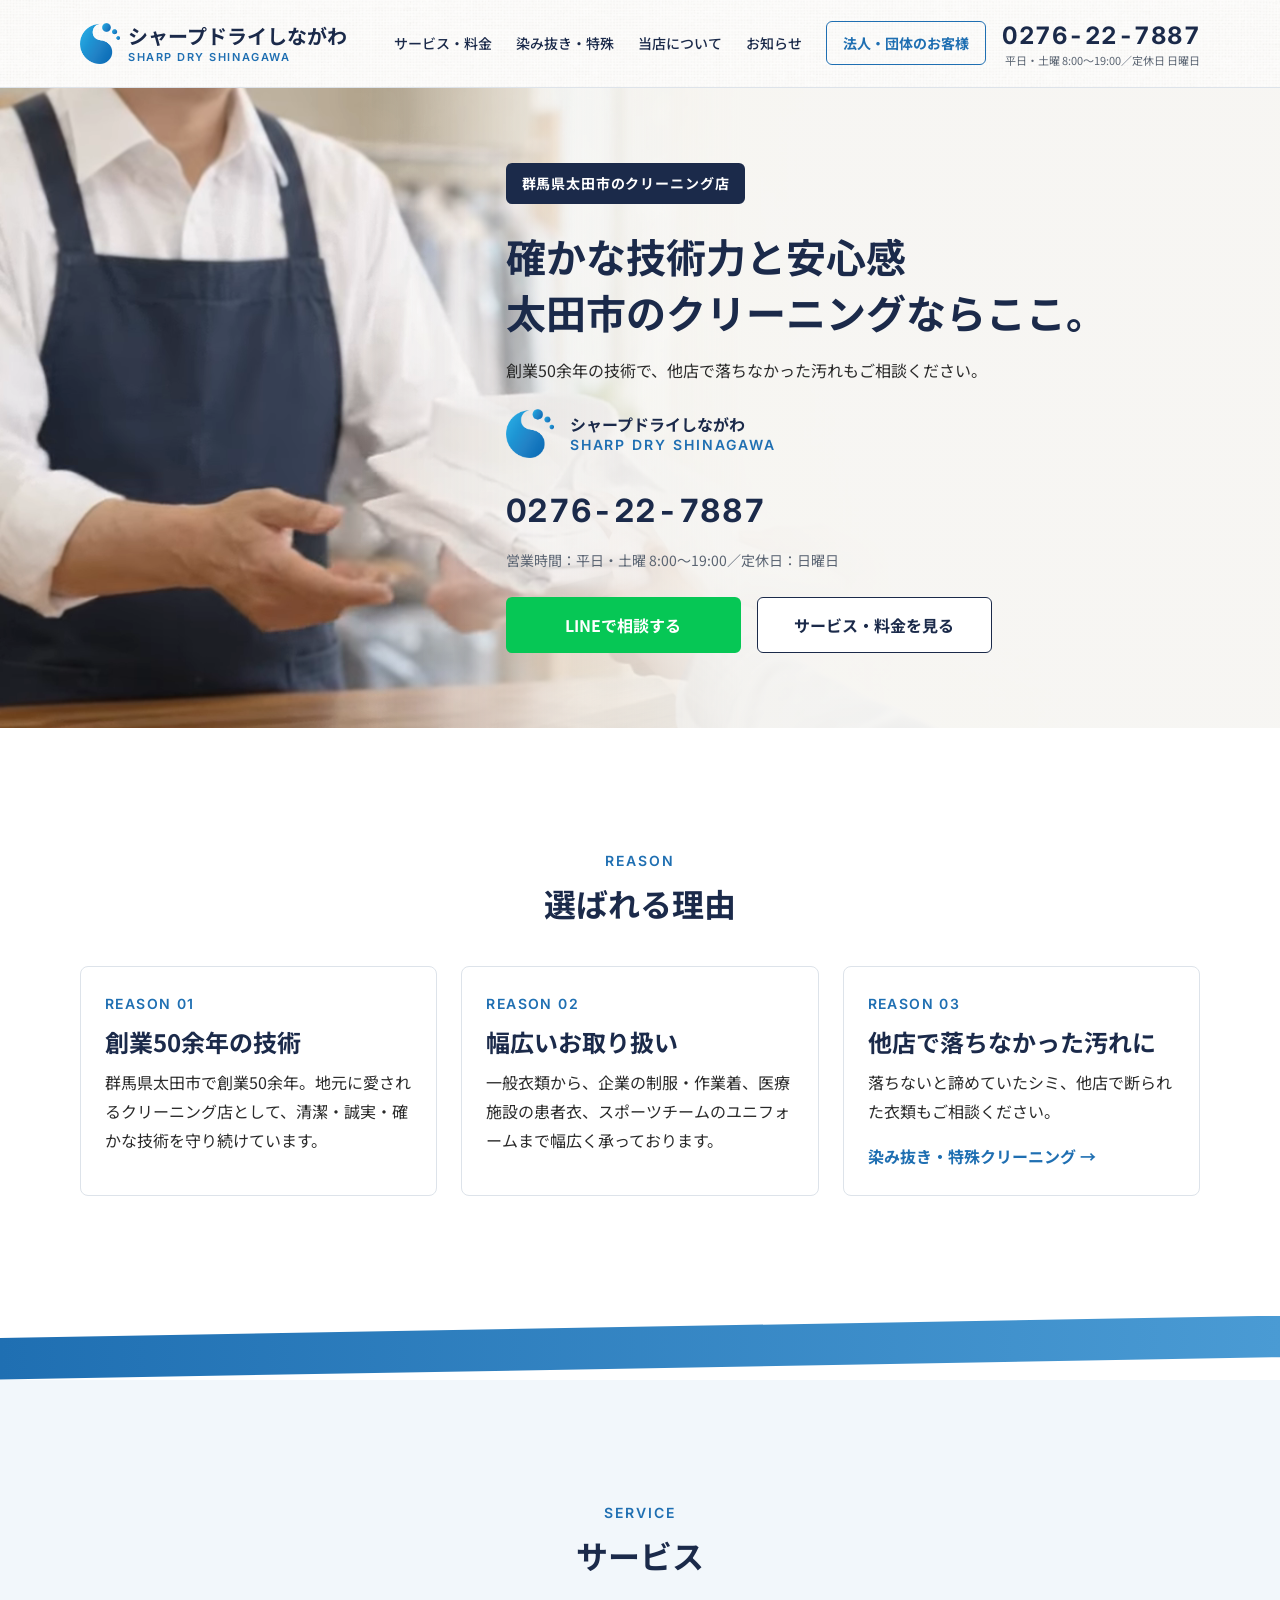
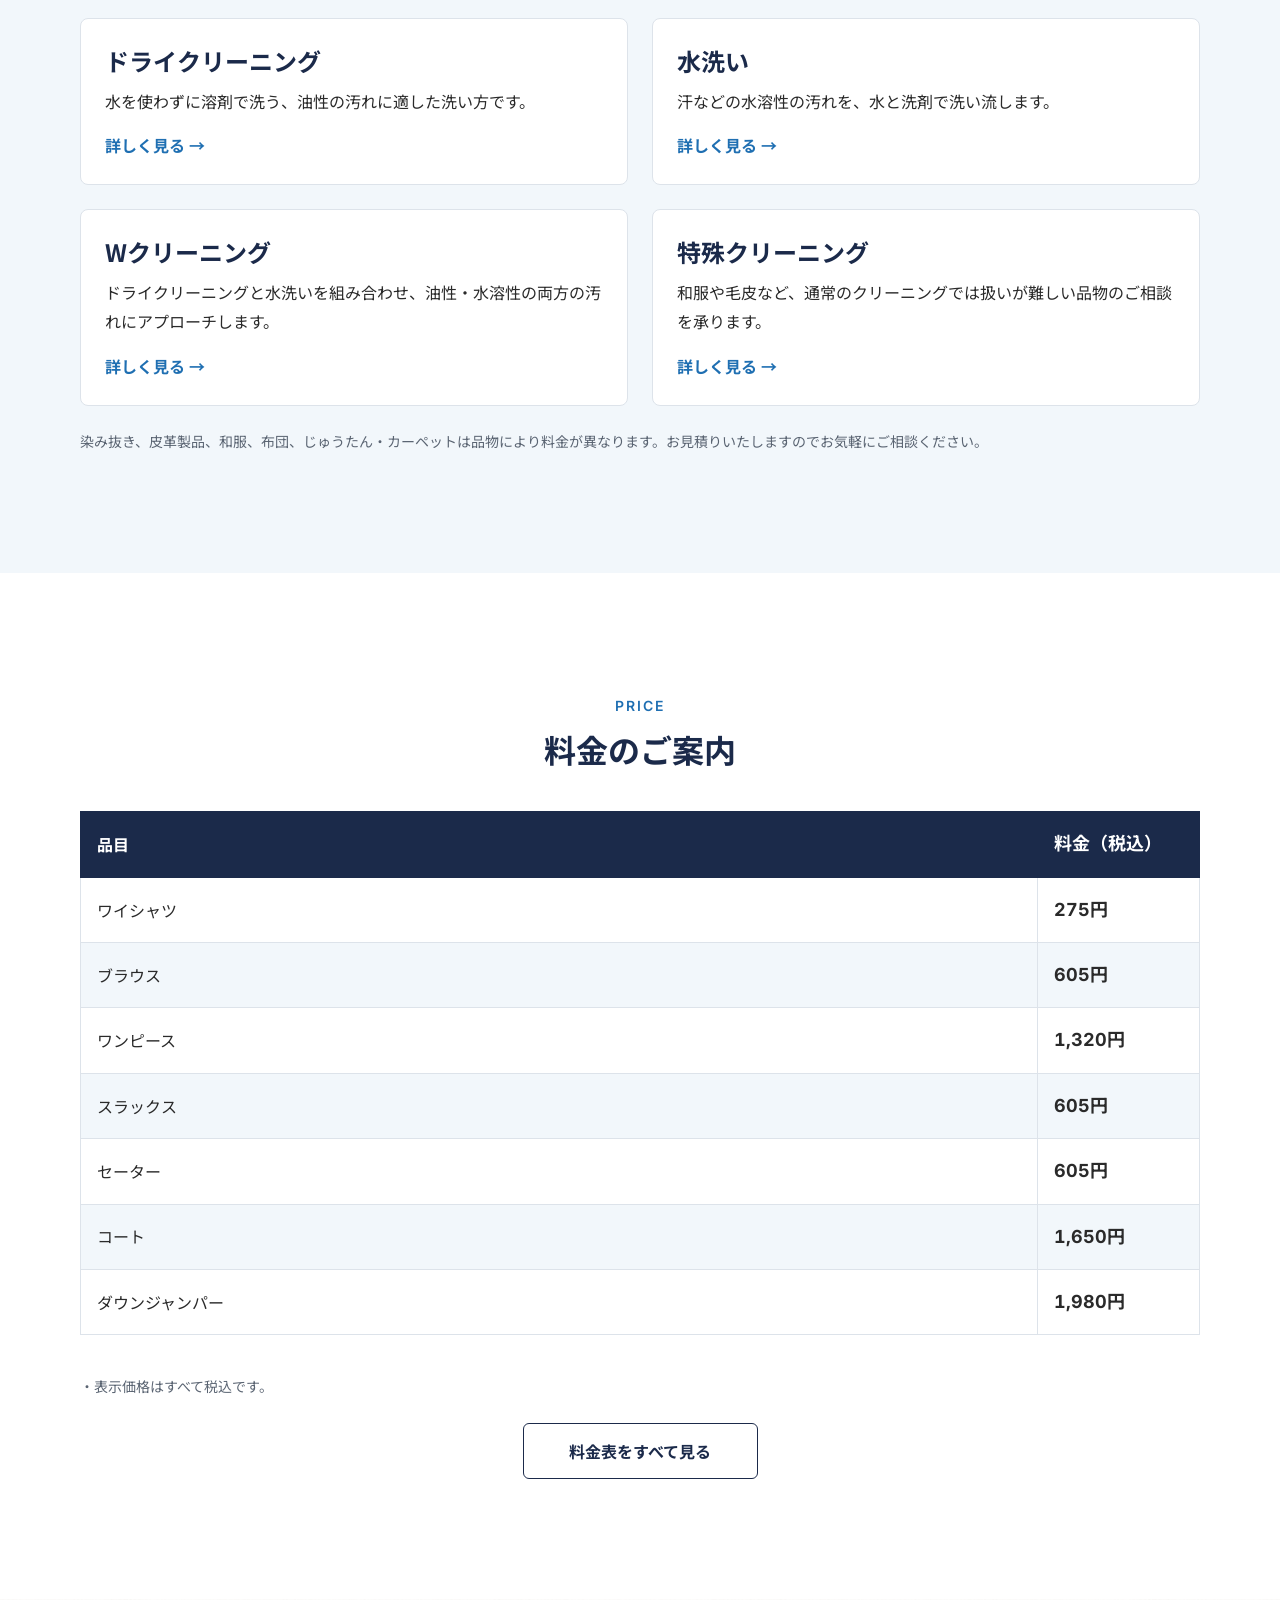
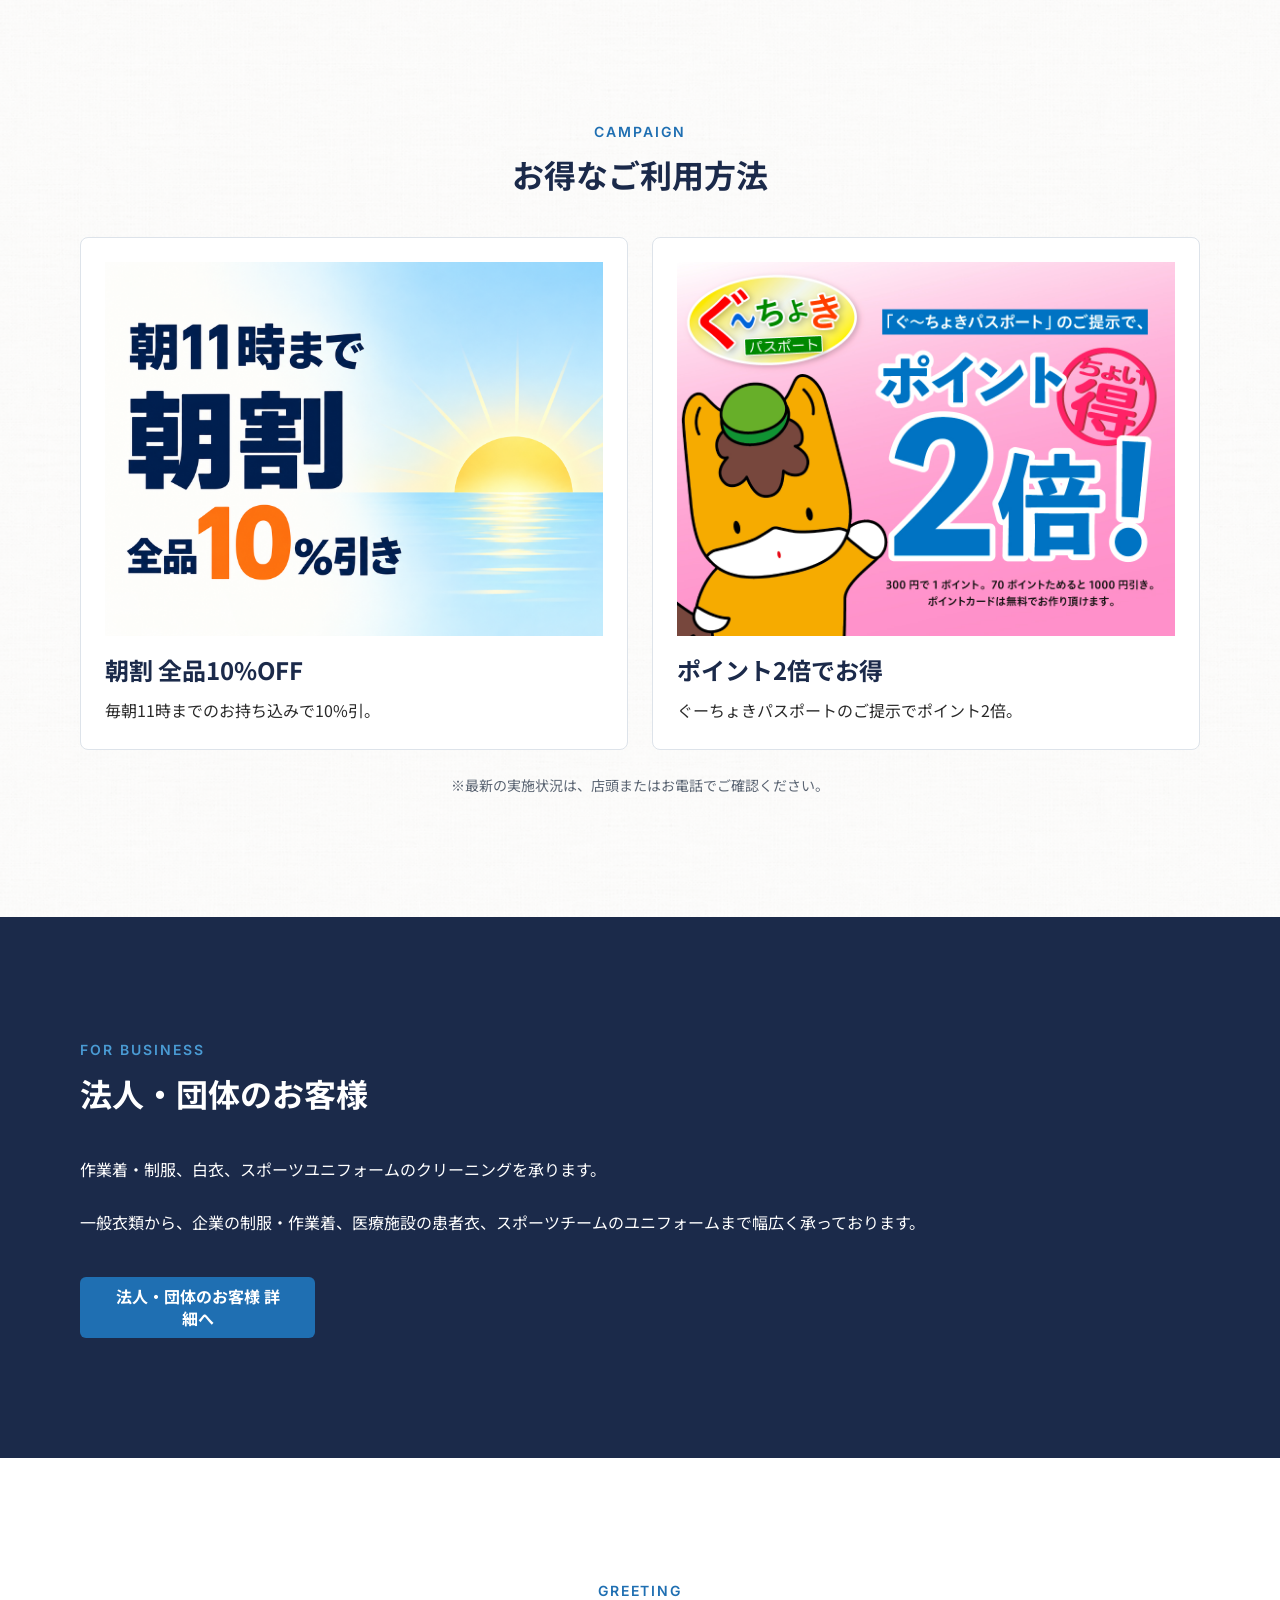
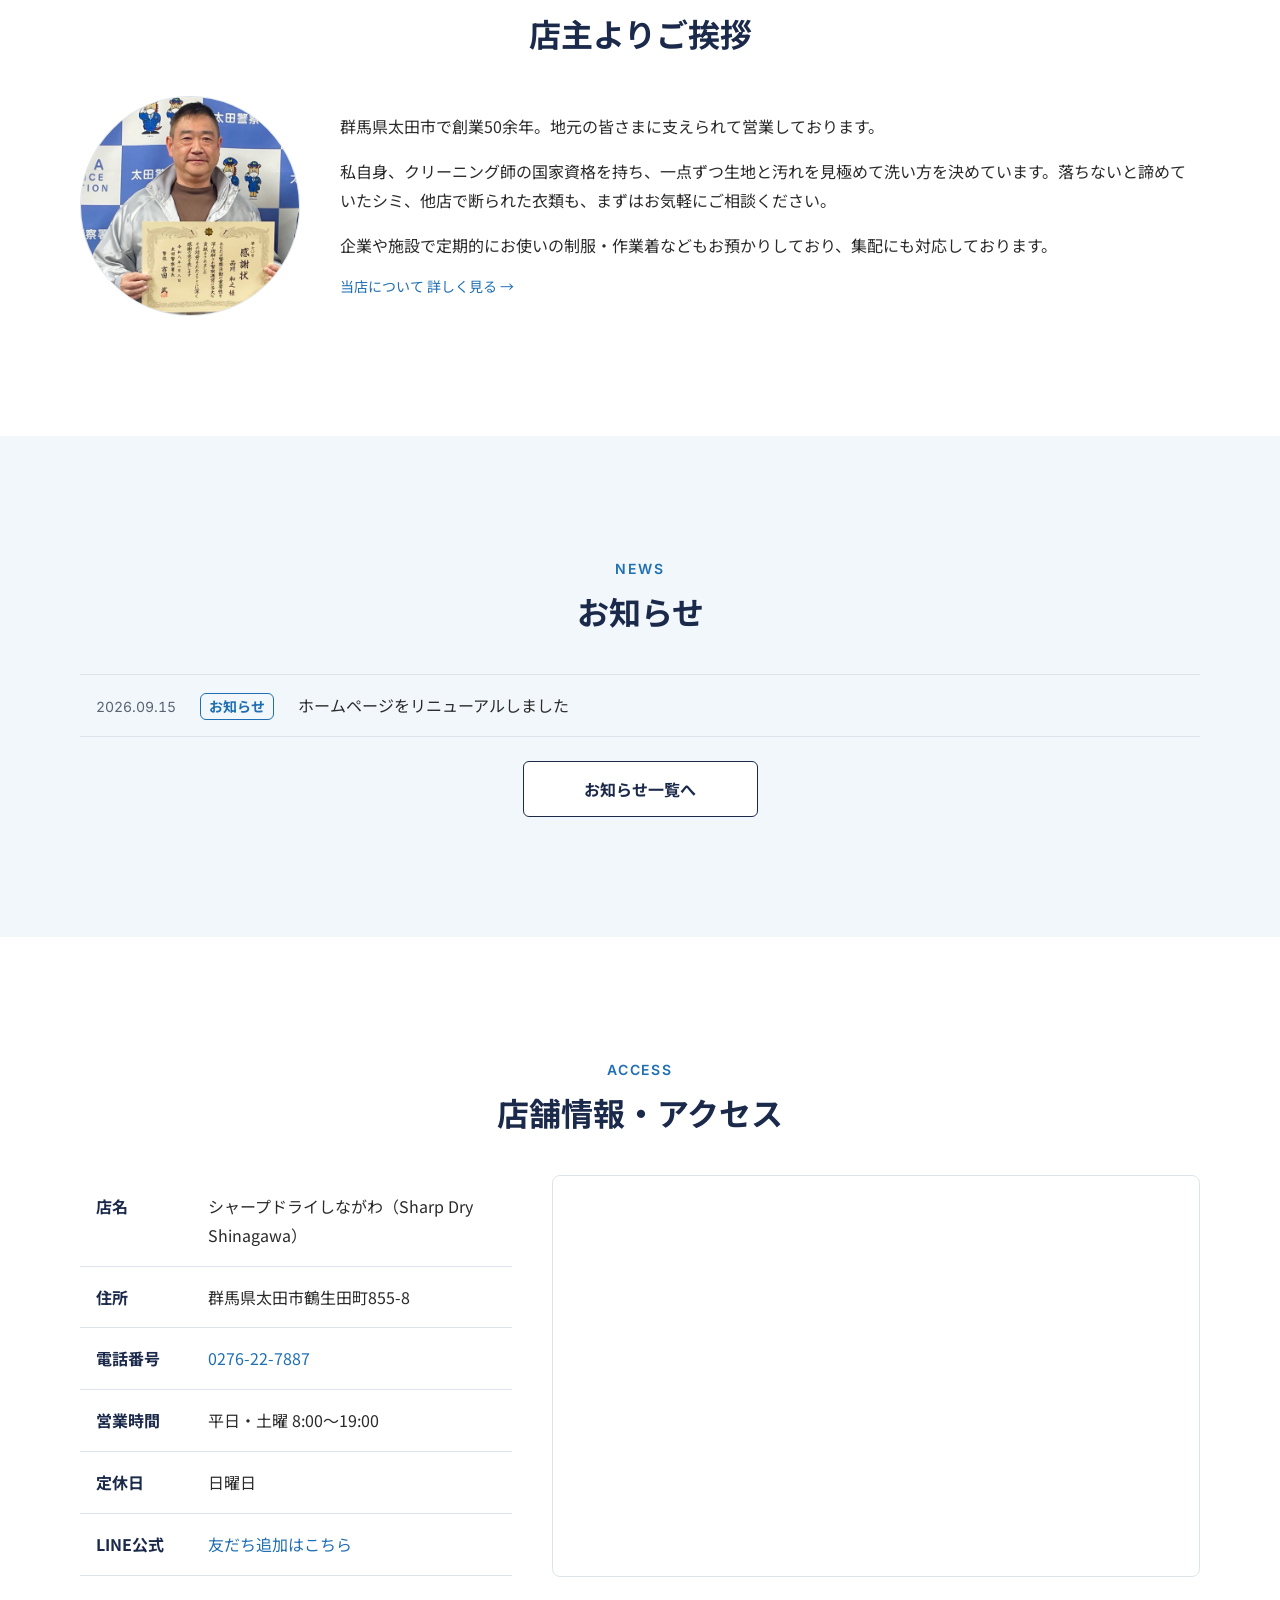
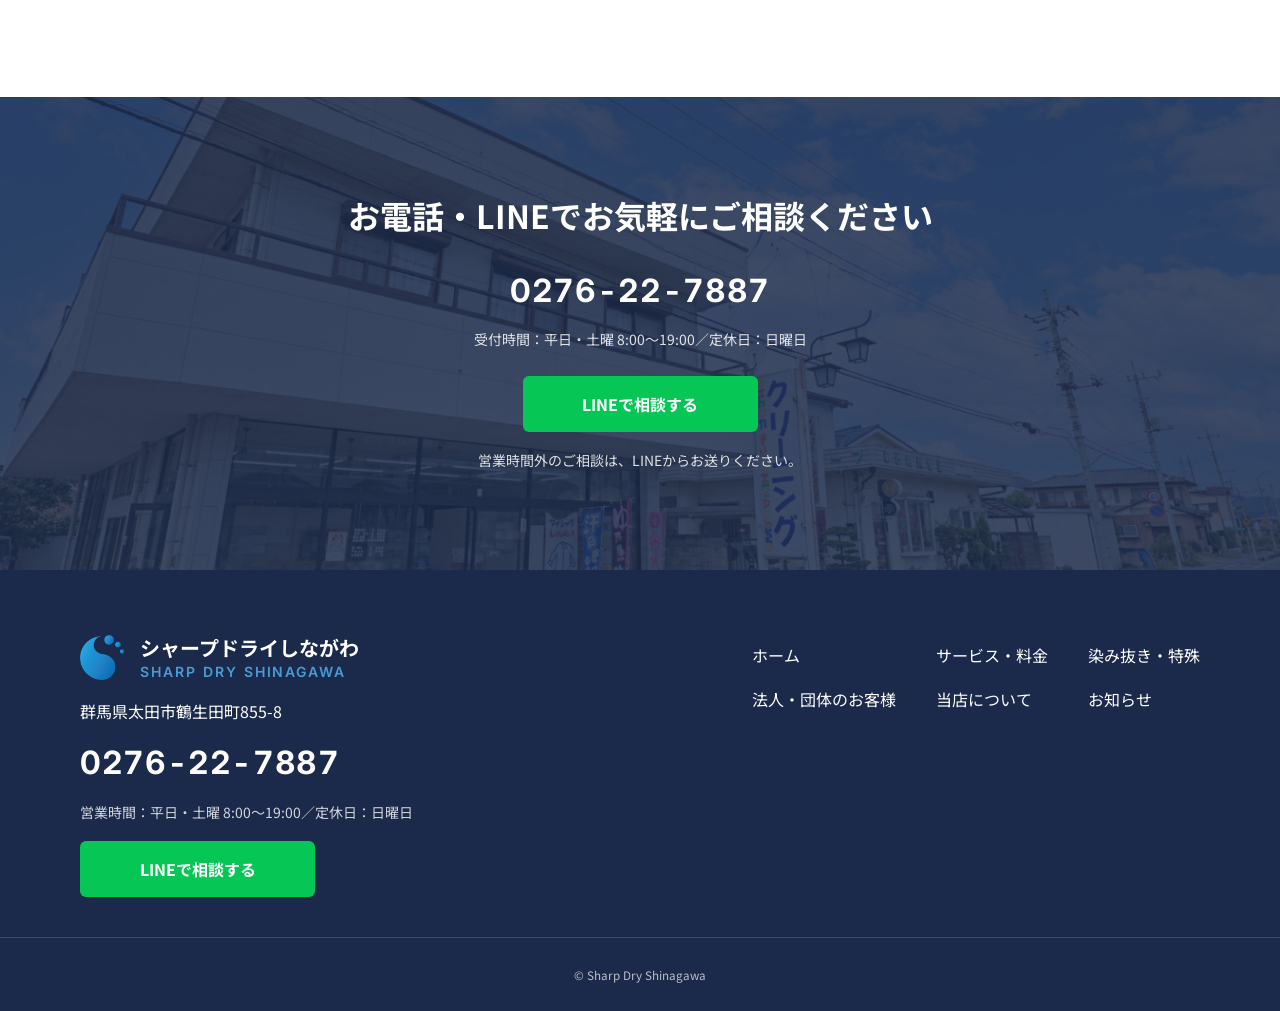
<file: index.html>
<!DOCTYPE html>
<html lang="ja">
<head>
  <meta charset="UTF-8">
  <meta name="viewport" content="width=device-width, initial-scale=1">
  <title>シャープドライしながわ｜群馬県太田市のクリーニング店</title>
  <meta name="description" content="群馬県太田市のクリーニング店シャープドライしながわ。創業50余年の技術で、他店で落ちなかった汚れもご相談ください。作業着・ユニフォームなど法人・団体のクリーニングも承ります。">
  <link rel="canonical" href="https://sharp-dry-shinagawa.com/">

  <!-- OGP -->
  <meta property="og:type" content="website">
  <meta property="og:site_name" content="シャープドライしながわ">
  <meta property="og:title" content="シャープドライしながわ｜群馬県太田市のクリーニング店">
  <meta property="og:description" content="群馬県太田市のクリーニング店シャープドライしながわ。創業50余年の技術で、他店で落ちなかった汚れもご相談ください。作業着・ユニフォームなど法人・団体のクリーニングも承ります。">
  <meta property="og:url" content="https://sharp-dry-shinagawa.com/">
  <!-- TODO: 要確認 — OGP画像へのテキスト載せ（現状は ogp-base の下地を1200x630にリサイズしたのみ） -->
  <meta property="og:image" content="https://sharp-dry-shinagawa.com/images/ogp.png">
  <meta property="og:image:width" content="1200">
  <meta property="og:image:height" content="630">
  <meta property="og:locale" content="ja_JP">
  <meta name="twitter:card" content="summary_large_image">

  <!-- ファビコン -->
  <link rel="icon" type="image/png" href="images/symbol_mark.png">
  <link rel="apple-touch-icon" href="images/symbol_mark.png">

  <!-- フォント -->
  <link rel="preconnect" href="https://fonts.googleapis.com">
  <link rel="preconnect" href="https://fonts.gstatic.com" crossorigin>
  <link href="https://fonts.googleapis.com/css2?family=Inter:wght@600;700&family=Noto+Sans+JP:wght@400;500;700&display=swap" rel="stylesheet">

  <link rel="stylesheet" href="css/style.css">
  <script src="js/main.js" defer></script>

  <!-- GA4 -->
  <!-- TODO: 要確認 — GA4測定ID（発行後に G-XXXXXXXXXX を差し替え） -->
  <script async src="https://www.googletagmanager.com/gtag/js?id=G-XXXXXXXXXX"></script>
  <script>
    window.dataLayer = window.dataLayer || [];
    function gtag(){dataLayer.push(arguments);}
    gtag('js', new Date());
    gtag('config', 'G-XXXXXXXXXX');
  </script>

  <!-- 構造化データ -->
  <script type="application/ld+json">
  {
    "@context": "https://schema.org",
    "@type": "DryCleaningOrLaundry",
    "name": "シャープドライしながわ",
    "address": {
      "@type": "PostalAddress",
      "addressRegion": "群馬県",
      "addressLocality": "太田市",
      "streetAddress": "鶴生田町855-8",
      "addressCountry": "JP"
    },
    "telephone": "+81-276-22-7887",
    "openingHoursSpecification": [{
      "@type": "OpeningHoursSpecification",
      "dayOfWeek": ["Monday","Tuesday","Wednesday","Thursday","Friday","Saturday"],
      "opens": "08:00",
      "closes": "19:30"
    }],
    "url": "https://sharp-dry-shinagawa.com/"
  }
  </script>

  <!-- TODO: 要確認 — ホスティング先（現行サーバー継続か移行か） -->
</head>
<body>
  <a class="skip-link" href="#main">本文へスキップ</a>

  <!-- ヘッダー -->
  <!-- TODO: 要確認 — ロゴのリニューアル可否（確定までテキストロゴで実装） -->
  <header class="header js-header">
    <div class="header__inner l-container">
      <a class="header__logo" href="./">
        <img class="header__logo-mark" src="images/symbol_mark.png" alt="" width="600" height="612">
        <span class="header__logo-text">
          <span class="header__logo-ja">シャープドライしながわ</span>
          <span class="header__logo-en">Sharp Dry Shinagawa</span>
        </span>
      </a>
      <div class="header__right">
        <nav class="gnav" id="global-nav" aria-label="グローバルナビゲーション">
          <ul class="gnav__list">
            <li><a class="gnav__link" href="service/">サービス・料金</a></li>
            <li><a class="gnav__link" href="special/">染み抜き・特殊</a></li>
            <li><a class="gnav__link" href="about/">当店について</a></li>
            <li><a class="gnav__link" href="news/">お知らせ</a></li>
            <li><a class="gnav__link gnav__link--business" href="business/">法人・団体のお客様</a></li>
          </ul>
          <div class="gnav__cta">
            <a class="btn btn--primary" href="tel:0276227887">電話をかける（0276-22-7887）</a>
            <a class="btn btn--line" href="https://line.me/ti/p/KvLonp_9hh" target="_blank" rel="noopener">LINEで相談する</a>
            <p class="gnav__cta-note">営業時間：平日・土曜 8:00〜19:00／定休日：日曜日</p>
          </div>
        </nav>
        <div class="header__tel u-pc-only">
          <a class="tel-link" href="tel:0276227887">0276-22-7887</a>
          <p class="header__tel-note">平日・土曜 8:00〜19:00／定休日 日曜日</p>
        </div>
        <a class="header__sp-tel u-sp-only" href="tel:0276227887" aria-label="電話をかける 0276-22-7887">
          <img src="images/phone.svg" alt="" width="24" height="24">
        </a>
        <button class="menu-toggle js-menu-toggle u-sp-only" type="button" aria-controls="global-nav" aria-expanded="false">
          <span class="menu-toggle__bar"></span>
          <span class="menu-toggle__bar"></span>
          <span class="menu-toggle__bar"></span>
          <span class="visually-hidden">メニュー</span>
        </button>
      </div>
    </div>
  </header>

  <main id="main">

    <!-- FV -->
    <section class="fv" aria-label="メインビジュアル">
      <!-- 装飾用の背景動画。再生できない環境では poster と CSS の背景画像にフォールバックする -->
      <video class="fv__video" autoplay muted loop playsinline preload="auto"
             poster="images/fv-a-folded-shirt.png" aria-hidden="true" tabindex="-1">
        <source src="images/fv.webm" type="video/webm">
      </video>
      <div class="fv__inner l-container">
        <div class="fv__copy">
          <p class="fv__area">群馬県太田市のクリーニング店</p>
          <!-- TODO: 要確認 — FVキャッチコピー（企画書のコンセプト案を使用中） -->
          <h1 class="fv__catch">確かな技術力と安心感<br>太田市のクリーニングならここ。</h1>
          <p class="fv__sub">創業50余年の技術で、他店で落ちなかった汚れもご相談ください。</p>
          <div class="fv__shop">
            <img class="fv__shop-mark" src="images/symbol_mark.png" alt="" width="600" height="612">
            <p class="fv__shop-name">シャープドライしながわ<span class="fv__shop-en">Sharp Dry Shinagawa</span></p>
          </div>
          <p class="fv__tel"><a class="tel-link" href="tel:0276227887">0276-22-7887</a></p>
          <p class="fv__hours">営業時間：平日・土曜 8:00〜19:00／定休日：日曜日</p>
          <div class="fv__actions">
            <a class="btn btn--line" href="https://line.me/ti/p/KvLonp_9hh" target="_blank" rel="noopener">LINEで相談する</a>
            <a class="btn btn--secondary" href="service/">サービス・料金を見る</a>
          </div>
        </div>
      </div>
    </section>

    <!-- 選ばれる理由 -->
    <section class="section">
      <div class="l-container">
        <div class="section-head section-head--center">
          <p class="section-head__en">REASON</p>
          <h2 class="section-head__ja">選ばれる理由</h2>
        </div>
        <div class="grid grid--3">
          <div class="card">
            <p class="card__en">Reason 01</p>
            <h3 class="card__title">創業50余年の技術</h3>
            <p class="card__text">群馬県太田市で創業50余年。地元に愛されるクリーニング店として、清潔・誠実・確かな技術を守り続けています。</p>
          </div>
          <div class="card">
            <p class="card__en">Reason 02</p>
            <h3 class="card__title">幅広いお取り扱い</h3>
            <!-- TODO: 掲載許諾確認後に差し替え — 実績セクション（団体名・写真） -->
            <p class="card__text">一般衣類から、企業の制服・作業着、医療施設の患者衣、スポーツチームのユニフォームまで幅広く承っております。</p>
          </div>
          <div class="card">
            <p class="card__en">Reason 03</p>
            <h3 class="card__title">他店で落ちなかった汚れに</h3>
            <p class="card__text">落ちないと諦めていたシミ、他店で断られた衣類もご相談ください。</p>
            <p class="card__text"><a class="card__link" href="special/">染み抜き・特殊クリーニング</a></p>
          </div>
        </div>
      </div>
    </section>

    <div class="divider-slant" role="presentation"></div>

    <!-- サービス -->
    <section class="section section--blue">
      <div class="l-container">
        <div class="section-head section-head--center">
          <p class="section-head__en">SERVICE</p>
          <h2 class="section-head__ja">サービス</h2>
        </div>
        <div class="grid grid--2">
          <div class="card">
            <h3 class="card__title">ドライクリーニング</h3>
            <p class="card__text">水を使わずに溶剤で洗う、油性の汚れに適した洗い方です。</p>
            <p class="card__text"><a class="card__link" href="service/">詳しく見る</a></p>
          </div>
          <div class="card">
            <h3 class="card__title">水洗い</h3>
            <p class="card__text">汗などの水溶性の汚れを、水と洗剤で洗い流します。</p>
            <p class="card__text"><a class="card__link" href="service/">詳しく見る</a></p>
          </div>
          <div class="card">
            <h3 class="card__title">Wクリーニング</h3>
            <p class="card__text">ドライクリーニングと水洗いを組み合わせ、油性・水溶性の両方の汚れにアプローチします。</p>
            <p class="card__text"><a class="card__link" href="service/">詳しく見る</a></p>
          </div>
          <div class="card">
            <h3 class="card__title">特殊クリーニング</h3>
            <p class="card__text">和服や毛皮など、通常のクリーニングでは扱いが難しい品物のご相談を承ります。</p>
            <p class="card__text"><a class="card__link" href="special/">詳しく見る</a></p>
          </div>
        </div>
        <p class="note mt-3">染み抜き、皮革製品、和服、布団、じゅうたん・カーペットは品物により料金が異なります。お見積りいたしますのでお気軽にご相談ください。</p>
      </div>
    </section>

    <!-- 料金（抜粋） -->
    <section class="section">
      <div class="l-container">
        <div class="section-head section-head--center">
          <p class="section-head__en">PRICE</p>
          <h2 class="section-head__ja">料金のご案内</h2>
        </div>
        <div class="price-block">
          <table class="price-table">
            <thead>
              <tr>
                <th scope="col">品目</th>
                <th scope="col" class="price-table__price">料金（税込）</th>
              </tr>
            </thead>
            <tbody>
              <tr><td>ワイシャツ</td><td class="price-table__price">275円</td></tr>
              <tr><td>ブラウス</td><td class="price-table__price">605円</td></tr>
              <tr><td>ワンピース</td><td class="price-table__price">1,320円</td></tr>
              <tr><td>スラックス</td><td class="price-table__price">605円</td></tr>
              <tr><td>セーター</td><td class="price-table__price">605円</td></tr>
              <tr><td>コート</td><td class="price-table__price">1,650円</td></tr>
              <tr><td>ダウンジャンパー</td><td class="price-table__price">1,980円</td></tr>
            </tbody>
          </table>
        </div>
        <ul class="price-notes mb-3">
          <li>・表示価格はすべて税込です。</li>
        </ul>
        <p class="text-center"><a class="btn btn--secondary" href="service/#price">料金表をすべて見る</a></p>
      </div>
    </section>

    <!-- お得情報 -->
    <section class="section section--soft section--texture section--tex-cotton">
      <div class="l-container">
        <div class="section-head section-head--center">
          <p class="section-head__en">CAMPAIGN</p>
          <h2 class="section-head__ja">お得なご利用方法</h2>
        </div>
        <div class="grid grid--2">
          <!-- TODO: 要確認 — 朝割（毎朝11時まで10%引）の継続状況 -->
          <div class="card">
            <img src="images/morning_discount.png" alt="" width="1024" height="768" loading="lazy" class="mb-2">
            <h3 class="card__title">朝割 全品10%OFF</h3>
            <p class="card__text">毎朝11時までのお持ち込みで10%引。</p>
          </div>
          <!-- TODO: 要確認 — ぐーちょきパスポート（提示でポイント2倍）の継続状況 -->
          <div class="card">
            <img src="images/double_points.jpg" alt="" width="1024" height="768" loading="lazy" class="mb-2">
            <h3 class="card__title">ポイント2倍でお得</h3>
            <p class="card__text">ぐーちょきパスポートのご提示でポイント2倍。</p>
          </div>
        </div>
        <p class="note mt-3 text-center">※最新の実施状況は、店頭またはお電話でご確認ください。</p>
      </div>
    </section>

    <!-- 法人・団体 -->
    <section class="section section--navy">
      <div class="l-container">
        <div class="section-head">
          <p class="section-head__en">FOR BUSINESS</p>
          <h2 class="section-head__ja">法人・団体のお客様</h2>
        </div>
        <p class="lead">作業着・制服、白衣、スポーツユニフォームのクリーニングを承ります。</p>
        <!-- TODO: 掲載許諾確認後に差し替え — 実績セクション（団体名・写真） -->
        <p class="mb-4">一般衣類から、企業の制服・作業着、医療施設の患者衣、スポーツチームのユニフォームまで幅広く承っております。</p>
        <a class="btn btn--primary" href="business/">法人・団体のお客様 詳細へ</a>
      </div>
    </section>

    <!-- 店主よりご挨拶 -->
    <section class="section">
      <div class="l-container">
        <div class="section-head section-head--center">
          <p class="section-head__en">GREETING</p>
          <h2 class="section-head__ja">店主よりご挨拶</h2>
        </div>
        <div class="owner">
          <div class="owner__media">
            <img src="images/owner.png" alt="店主" width="1024" height="1024" loading="lazy">
          </div>
          <div class="owner__body">
            <p class="mb-2">群馬県太田市で創業50余年。地元の皆さまに支えられて営業しております。</p>
            <p class="mb-2">私自身、クリーニング師の国家資格を持ち、一点ずつ生地と汚れを見極めて洗い方を決めています。落ちないと諦めていたシミ、他店で断られた衣類も、まずはお気軽にご相談ください。</p>
            <p>企業や施設で定期的にお使いの制服・作業着などもお預かりしており、集配にも対応しております。</p>
            <p class="note mt-2"><a href="about/">当店について 詳しく見る →</a></p>
          </div>
        </div>
      </div>
    </section>

    <!-- お知らせ -->
    <section class="section section--blue">
      <div class="l-container">
        <div class="section-head section-head--center">
          <p class="section-head__en">NEWS</p>
          <h2 class="section-head__ja">お知らせ</h2>
        </div>
        <ul class="news-list mb-3">
          <!-- TODO: 要確認 — 初期投稿の内容と公開日（リニューアル告知・営業案内・キャンペーン） -->
          <li class="news-list__item">
            <div class="news-list__row">
              <time class="news-list__date" datetime="2026-09-15">2026.09.15</time>
              <span class="news-list__label">お知らせ</span>
              <span class="news-list__title">ホームページをリニューアルしました</span>
            </div>
          </li>
        </ul>
        <p class="text-center"><a class="btn btn--secondary" href="news/">お知らせ一覧へ</a></p>
      </div>
    </section>

    <!-- 店舗情報・アクセス -->
    <section class="section">
      <div class="l-container">
        <div class="section-head section-head--center">
          <p class="section-head__en">ACCESS</p>
          <h2 class="section-head__ja">店舗情報・アクセス</h2>
        </div>
        <div class="media-text media-text--reverse">
          <div class="media-text__media">
            <div class="map">
              <iframe
                data-src="https://www.google.com/maps?q=%E7%BE%A4%E9%A6%AC%E7%9C%8C%E5%A4%AA%E7%94%B0%E5%B8%82%E9%B6%B4%E7%94%9F%E7%94%B0%E7%94%BA855-8&amp;output=embed"
                title="シャープドライしながわの地図（Google マップ）"
                width="1120" height="400" loading="lazy"
                referrerpolicy="no-referrer-when-downgrade"></iframe>
            </div>
          </div>
          <div class="media-text__body">
            <table class="info-table">
              <tbody>
                <tr>
                  <th scope="row">店名</th>
                  <td>シャープドライしながわ（Sharp Dry Shinagawa）</td>
                </tr>
                <tr>
                  <th scope="row">住所</th>
                  <td>群馬県太田市鶴生田町855-8</td>
                </tr>
                <tr>
                  <th scope="row">電話番号</th>
                  <td><a href="tel:0276227887">0276-22-7887</a></td>
                </tr>
                <tr>
                  <th scope="row">営業時間</th>
                  <td>平日・土曜 8:00〜19:00</td>
                </tr>
                <tr>
                  <th scope="row">定休日</th>
                  <td>日曜日</td>
                </tr>
                <tr>
                  <th scope="row">LINE公式</th>
                  <td><a href="https://line.me/ti/p/KvLonp_9hh" target="_blank" rel="noopener">友だち追加はこちら</a></td>
                </tr>
                <!-- TODO: 要確認 — 駐車場の有無・台数 -->
                <!-- TODO: 要確認 — 支払い方法（キャッシュレス対応の有無） -->
              </tbody>
            </table>
          </div>
        </div>
      </div>
    </section>

    <!-- CTA -->
    <section class="cta-block section--texture section--tex-shop">
      <div class="l-container">
        <h2 class="cta-block__title">お電話・LINEでお気軽にご相談ください</h2>
        <p class="cta-block__tel"><a class="tel-link tel-link--invert" href="tel:0276227887">0276-22-7887</a></p>
        <p class="cta-block__hours">受付時間：平日・土曜 8:00〜19:00／定休日：日曜日</p>
        <div class="cta-block__actions">
          <a class="btn btn--line" href="https://line.me/ti/p/KvLonp_9hh" target="_blank" rel="noopener">LINEで相談する</a>
        </div>
        <!-- TODO: 要確認 — LINE公式アカウントの稼働状況と問い合わせ対応の運用体制 -->
        <p class="cta-block__note">営業時間外のご相談は、LINEからお送りください。</p>
      </div>
    </section>

  </main>

  <!-- フッター -->
  <footer class="footer">
    <div class="l-container footer__inner">
      <div class="footer__info">
        <div class="footer__name">
          <img class="footer__name-mark" src="images/symbol_mark.png" alt="" width="600" height="612">
          <span class="footer__name-text">シャープドライしながわ<span class="footer__name-en">Sharp Dry Shinagawa</span></span>
        </div>
        <p class="footer__address">群馬県太田市鶴生田町855-8</p>
        <p class="footer__tel"><a class="tel-link tel-link--invert" href="tel:0276227887">0276-22-7887</a></p>
        <p class="footer__hours">営業時間：平日・土曜 8:00〜19:00／定休日：日曜日</p>
        <p class="footer__line"><a class="btn btn--line" href="https://line.me/ti/p/KvLonp_9hh" target="_blank" rel="noopener">LINEで相談する</a></p>
      </div>
      <nav class="footer__nav" aria-label="フッターナビゲーション">
        <ul>
          <li><a href="./">ホーム</a></li>
          <li><a href="service/">サービス・料金</a></li>
          <li><a href="special/">染み抜き・特殊</a></li>
          <li><a href="business/">法人・団体のお客様</a></li>
          <li><a href="about/">当店について</a></li>
          <li><a href="news/">お知らせ</a></li>
        </ul>
      </nav>
    </div>
    <p class="footer__copy"><small>© Sharp Dry Shinagawa</small></p>
  </footer>

  <!-- 追従CTA -->
  <div class="float-cta js-float-cta">
    <a class="float-cta__btn float-cta__btn--tel" href="tel:0276227887">電話する</a>
    <a class="float-cta__btn float-cta__btn--line" href="https://line.me/ti/p/KvLonp_9hh" target="_blank" rel="noopener">LINEで相談</a>
  </div>
</body>
</html>
</file>
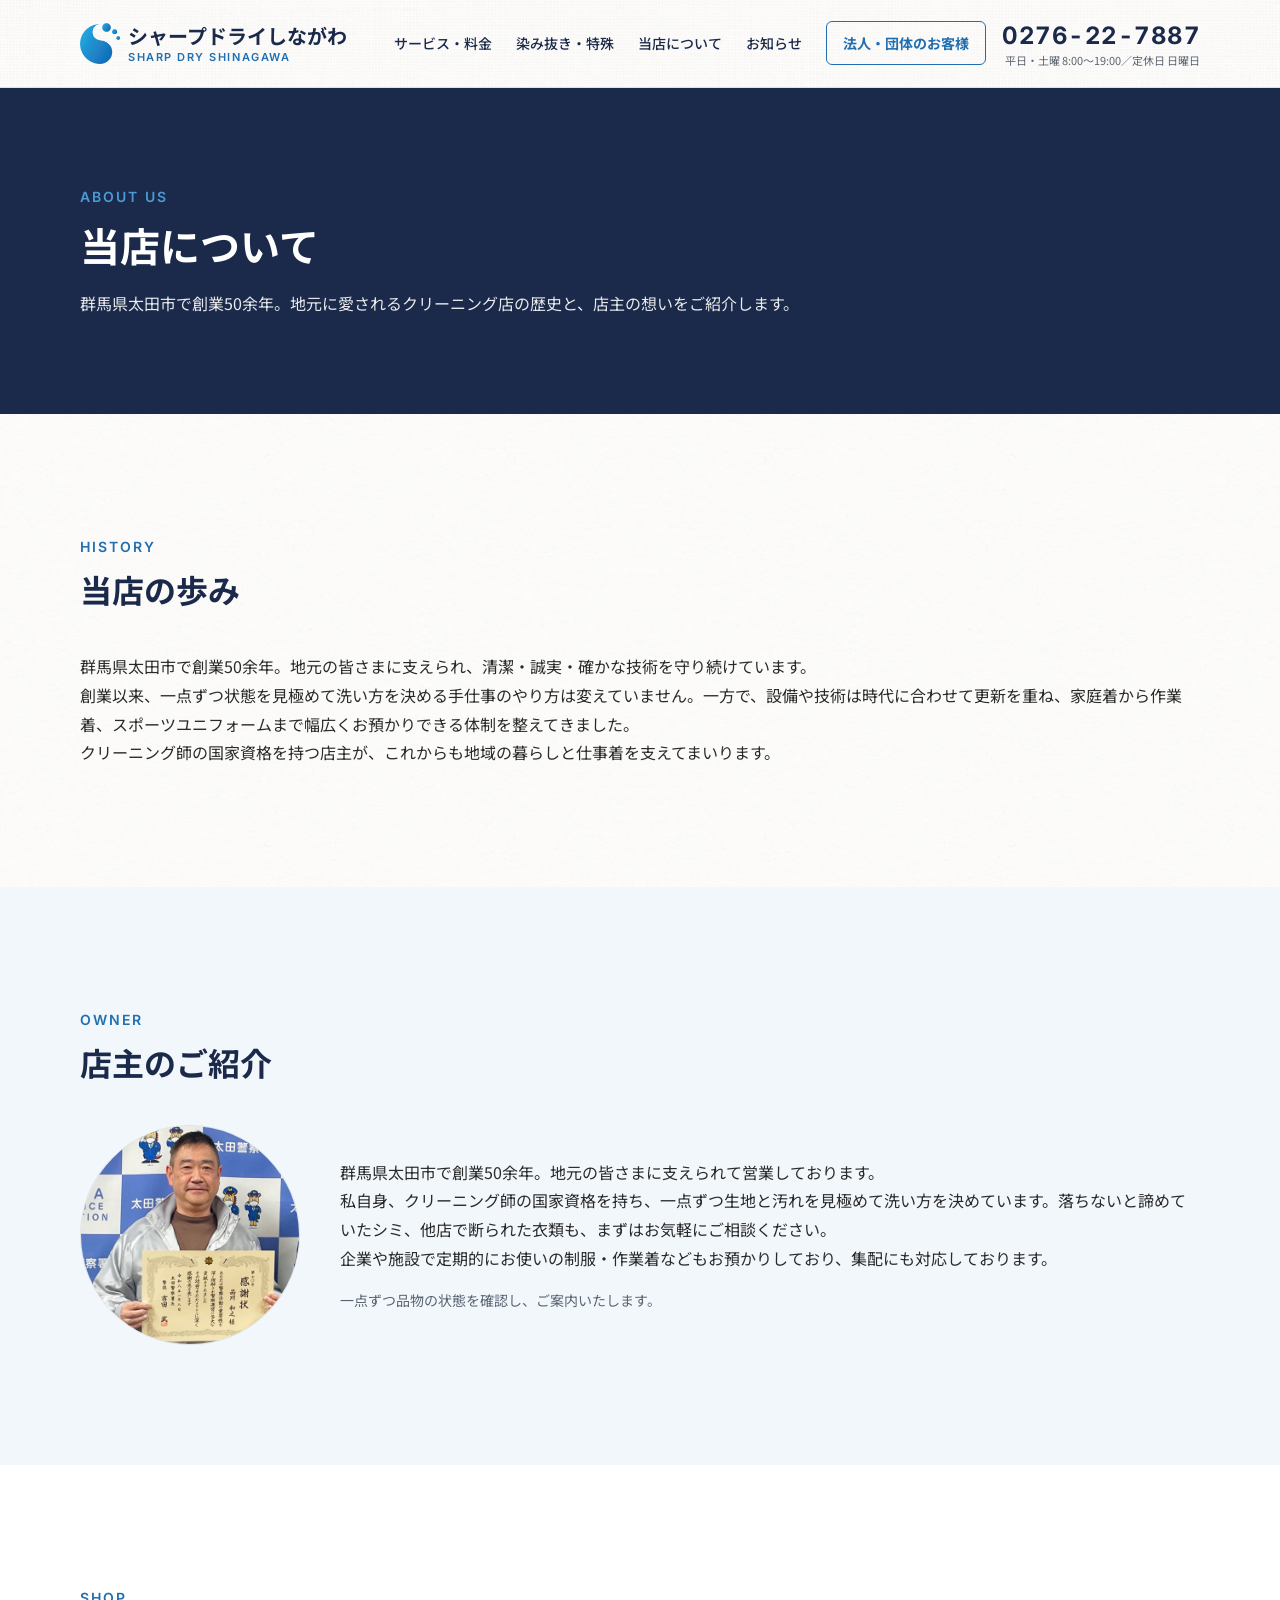
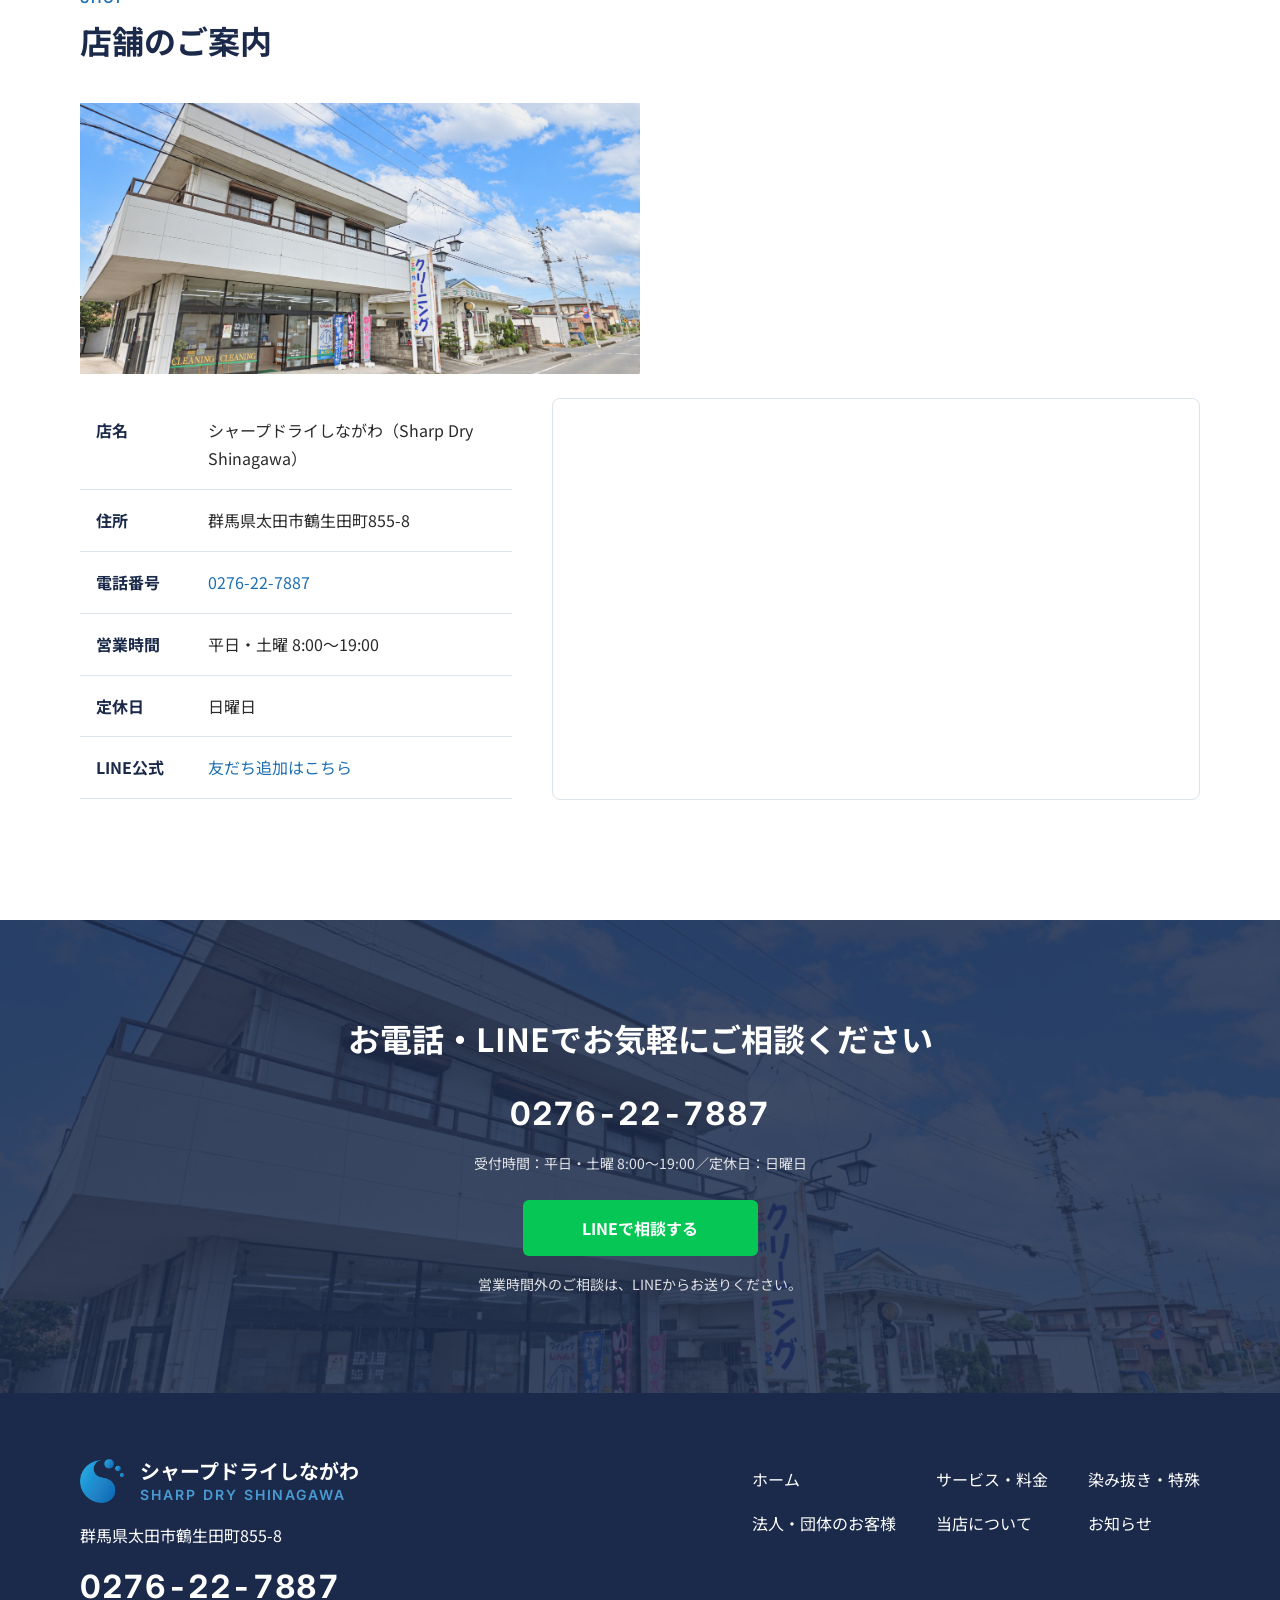
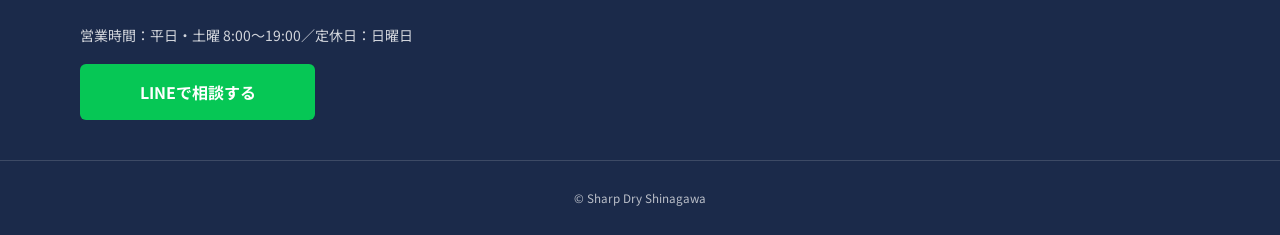
<file: about/index.html>
<!DOCTYPE html>
<html lang="ja">
<head>
  <meta charset="UTF-8">
  <meta name="viewport" content="width=device-width, initial-scale=1">
  <title>当店について｜シャープドライしながわ</title>
  <meta name="description" content="群馬県太田市で創業50余年。地元に愛されるクリーニング店の歴史と、店主の想いをご紹介します。">
  <link rel="canonical" href="https://sharp-dry-shinagawa.com/about/">

  <!-- OGP -->
  <meta property="og:type" content="article">
  <meta property="og:site_name" content="シャープドライしながわ">
  <meta property="og:title" content="当店について｜シャープドライしながわ">
  <meta property="og:description" content="群馬県太田市で創業50余年。地元に愛されるクリーニング店の歴史と、店主の想いをご紹介します。">
  <meta property="og:url" content="https://sharp-dry-shinagawa.com/about/">
  <meta property="og:image" content="https://sharp-dry-shinagawa.com/images/ogp.png">
  <meta property="og:image:width" content="1200">
  <meta property="og:image:height" content="630">
  <meta property="og:locale" content="ja_JP">
  <meta name="twitter:card" content="summary_large_image">

  <!-- ファビコン -->
  <link rel="icon" type="image/png" href="../images/symbol_mark.png">
  <link rel="apple-touch-icon" href="../images/symbol_mark.png">

  <!-- フォント -->
  <link rel="preconnect" href="https://fonts.googleapis.com">
  <link rel="preconnect" href="https://fonts.gstatic.com" crossorigin>
  <link href="https://fonts.googleapis.com/css2?family=Inter:wght@600;700&family=Noto+Sans+JP:wght@400;500;700&display=swap" rel="stylesheet">

  <link rel="stylesheet" href="../css/style.css">
  <script src="../js/main.js" defer></script>

  <!-- GA4 -->
  <!-- TODO: 要確認 — GA4測定ID（発行後に G-XXXXXXXXXX を差し替え） -->
  <script async src="https://www.googletagmanager.com/gtag/js?id=G-XXXXXXXXXX"></script>
  <script>
    window.dataLayer = window.dataLayer || [];
    function gtag(){dataLayer.push(arguments);}
    gtag('js', new Date());
    gtag('config', 'G-XXXXXXXXXX');
  </script>
</head>
<body>
  <a class="skip-link" href="#main">本文へスキップ</a>

  <!-- ヘッダー -->
  <header class="header js-header">
    <div class="header__inner l-container">
      <a class="header__logo" href="../">
        <img class="header__logo-mark" src="../images/symbol_mark.png" alt="" width="600" height="612">
        <span class="header__logo-text">
          <span class="header__logo-ja">シャープドライしながわ</span>
          <span class="header__logo-en">Sharp Dry Shinagawa</span>
        </span>
      </a>
      <div class="header__right">
        <nav class="gnav" id="global-nav" aria-label="グローバルナビゲーション">
          <ul class="gnav__list">
            <li><a class="gnav__link" href="../service/">サービス・料金</a></li>
            <li><a class="gnav__link" href="../special/">染み抜き・特殊</a></li>
            <li><a class="gnav__link" href="../about/" aria-current="page">当店について</a></li>
            <li><a class="gnav__link" href="../news/">お知らせ</a></li>
            <li><a class="gnav__link gnav__link--business" href="../business/">法人・団体のお客様</a></li>
          </ul>
          <div class="gnav__cta">
            <a class="btn btn--primary" href="tel:0276227887">電話をかける（0276-22-7887）</a>
            <a class="btn btn--line" href="https://line.me/ti/p/KvLonp_9hh" target="_blank" rel="noopener">LINEで相談する</a>
            <p class="gnav__cta-note">営業時間：平日・土曜 8:00〜19:00／定休日：日曜日</p>
          </div>
        </nav>
        <div class="header__tel u-pc-only">
          <a class="tel-link" href="tel:0276227887">0276-22-7887</a>
          <p class="header__tel-note">平日・土曜 8:00〜19:00／定休日 日曜日</p>
        </div>
        <a class="header__sp-tel u-sp-only" href="tel:0276227887" aria-label="電話をかける 0276-22-7887">
          <img src="../images/phone.svg" alt="" width="24" height="24">
        </a>
        <button class="menu-toggle js-menu-toggle u-sp-only" type="button" aria-controls="global-nav" aria-expanded="false">
          <span class="menu-toggle__bar"></span>
          <span class="menu-toggle__bar"></span>
          <span class="menu-toggle__bar"></span>
          <span class="visually-hidden">メニュー</span>
        </button>
      </div>
    </div>
  </header>

  <main id="main">

    <!-- ページヘッダー -->
    <div class="page-head">
      <div class="l-container">
        <p class="page-head__en">ABOUT US</p>
        <h1 class="page-head__ja">当店について</h1>
        <p class="page-head__lead">群馬県太田市で創業50余年。地元に愛されるクリーニング店の歴史と、店主の想いをご紹介します。</p>
      </div>
    </div>

    <!-- 当店の歩み -->
    <section class="section section--texture section--tex-paper">
      <div class="l-container">
        <div class="section-head">
          <p class="section-head__en">HISTORY</p>
          <h2 class="section-head__ja">当店の歩み</h2>
        </div>
        <!-- TODO: 要確認 — 創業年（正確な年） -->
        <!-- TODO: 要確認 — 沿革・歴史の原稿 -->
        <p>群馬県太田市で創業50余年。地元の皆さまに支えられ、清潔・誠実・確かな技術を守り続けています。
          <br>
        創業以来、一点ずつ状態を見極めて洗い方を決める手仕事のやり方は変えていません。一方で、設備や技術は時代に合わせて更新を重ね、家庭着から作業着、スポーツユニフォームまで幅広くお預かりできる体制を整えてきました。
          <br>
        クリーニング師の国家資格を持つ店主が、これからも地域の暮らしと仕事着を支えてまいります。</p>
      </div>
    </section>

    <!-- 店主 -->
    <section class="section section--blue">
      <div class="l-container">
        <div class="section-head">
          <p class="section-head__en">OWNER</p>
          <h2 class="section-head__ja">店主のご紹介</h2>
        </div>
        <div class="owner">
          <div class="owner__media">
            <img src="../images/owner.png" alt="店主" width="1024" height="1024" loading="lazy">
          </div>
          <div class="owner__body">
            <!-- TODO: 要確認 — 店主のプロフィール・コメントの原稿（下記は仮テキスト） -->
            <p class="mb-2">群馬県太田市で創業50余年。地元の皆さまに支えられて営業しております。
              <br>
            私自身、クリーニング師の国家資格を持ち、一点ずつ生地と汚れを見極めて洗い方を決めています。落ちないと諦めていたシミ、他店で断られた衣類も、まずはお気軽にご相談ください。
               <br>
            企業や施設で定期的にお使いの制服・作業着などもお預かりしており、集配にも対応しております。</p>
            <p class="note">一点ずつ品物の状態を確認し、ご案内いたします。</p>
          </div>
        </div>
      </div>
    </section>


    <!-- 店舗写真 -->
    <section class="section section--soft">
      <div class="l-container">
        <div class="section-head">
          <p class="section-head__en">SHOP</p>
          <h2 class="section-head__ja">店舗のご案内</h2>
        </div>
        <img src="../images/shop.png" alt="シャープドライしながわの店舗外観" width="1774" height="887" loading="lazy" class="shop-photo mb-3">

        <div class="media-text media-text--reverse">
          <div class="media-text__media">
            <div class="map">
              <iframe
                data-src="https://www.google.com/maps?q=%E7%BE%A4%E9%A6%AC%E7%9C%8C%E5%A4%AA%E7%94%B0%E5%B8%82%E9%B6%B4%E7%94%9F%E7%94%B0%E7%94%BA855-8&amp;output=embed"
                title="シャープドライしながわの地図（Google マップ）"
                width="1120" height="400" loading="lazy"
                referrerpolicy="no-referrer-when-downgrade"></iframe>
            </div>
          </div>
          <div class="media-text__body">
            <table class="info-table">
              <tbody>
                <tr>
                  <th scope="row">店名</th>
                  <td>シャープドライしながわ（Sharp Dry Shinagawa）</td>
                </tr>
                <tr>
                  <th scope="row">住所</th>
                  <td>群馬県太田市鶴生田町855-8</td>
                </tr>
                <tr>
                  <th scope="row">電話番号</th>
                  <td><a href="tel:0276227887">0276-22-7887</a></td>
                </tr>
                <tr>
                  <th scope="row">営業時間</th>
                  <td>平日・土曜 8:00〜19:00</td>
                </tr>
                <tr>
                  <th scope="row">定休日</th>
                  <td>日曜日</td>
                </tr>
                <tr>
                  <th scope="row">LINE公式</th>
                  <td><a href="https://line.me/ti/p/KvLonp_9hh" target="_blank" rel="noopener">友だち追加はこちら</a></td>
                </tr>
                <!-- TODO: 要確認 — 駐車場の有無・台数 -->
                <!-- TODO: 要確認 — 支払い方法（キャッシュレス対応の有無） -->
              </tbody>
            </table>
          </div>
        </div>
      </div>
    </section>

    <!-- CTA -->
    <section class="cta-block section--texture section--tex-shop">
      <div class="l-container">
        <h2 class="cta-block__title">お電話・LINEでお気軽にご相談ください</h2>
        <p class="cta-block__tel"><a class="tel-link tel-link--invert" href="tel:0276227887">0276-22-7887</a></p>
        <p class="cta-block__hours">受付時間：平日・土曜 8:00〜19:00／定休日：日曜日</p>
        <div class="cta-block__actions">
          <a class="btn btn--line" href="https://line.me/ti/p/KvLonp_9hh" target="_blank" rel="noopener">LINEで相談する</a>
        </div>
        <p class="cta-block__note">営業時間外のご相談は、LINEからお送りください。</p>
      </div>
    </section>

  </main>

  <!-- フッター -->
  <footer class="footer">
    <div class="l-container footer__inner">
      <div class="footer__info">
        <div class="footer__name">
          <img class="footer__name-mark" src="../images/symbol_mark.png" alt="" width="600" height="612">
          <span class="footer__name-text">シャープドライしながわ<span class="footer__name-en">Sharp Dry Shinagawa</span></span>
        </div>
        <p class="footer__address">群馬県太田市鶴生田町855-8</p>
        <p class="footer__tel"><a class="tel-link tel-link--invert" href="tel:0276227887">0276-22-7887</a></p>
        <p class="footer__hours">営業時間：平日・土曜 8:00〜19:00／定休日：日曜日</p>
        <p class="footer__line"><a class="btn btn--line" href="https://line.me/ti/p/KvLonp_9hh" target="_blank" rel="noopener">LINEで相談する</a></p>
      </div>
      <nav class="footer__nav" aria-label="フッターナビゲーション">
        <ul>
          <li><a href="../">ホーム</a></li>
          <li><a href="../service/">サービス・料金</a></li>
          <li><a href="../special/">染み抜き・特殊</a></li>
          <li><a href="../business/">法人・団体のお客様</a></li>
          <li><a href="../about/">当店について</a></li>
          <li><a href="../news/">お知らせ</a></li>
        </ul>
      </nav>
    </div>
    <p class="footer__copy"><small>© Sharp Dry Shinagawa</small></p>
  </footer>

  <!-- 追従CTA -->
  <div class="float-cta js-float-cta">
    <a class="float-cta__btn float-cta__btn--tel" href="tel:0276227887">電話する</a>
    <a class="float-cta__btn float-cta__btn--line" href="https://line.me/ti/p/KvLonp_9hh" target="_blank" rel="noopener">LINEで相談</a>
  </div>
</body>
</html>
</file>
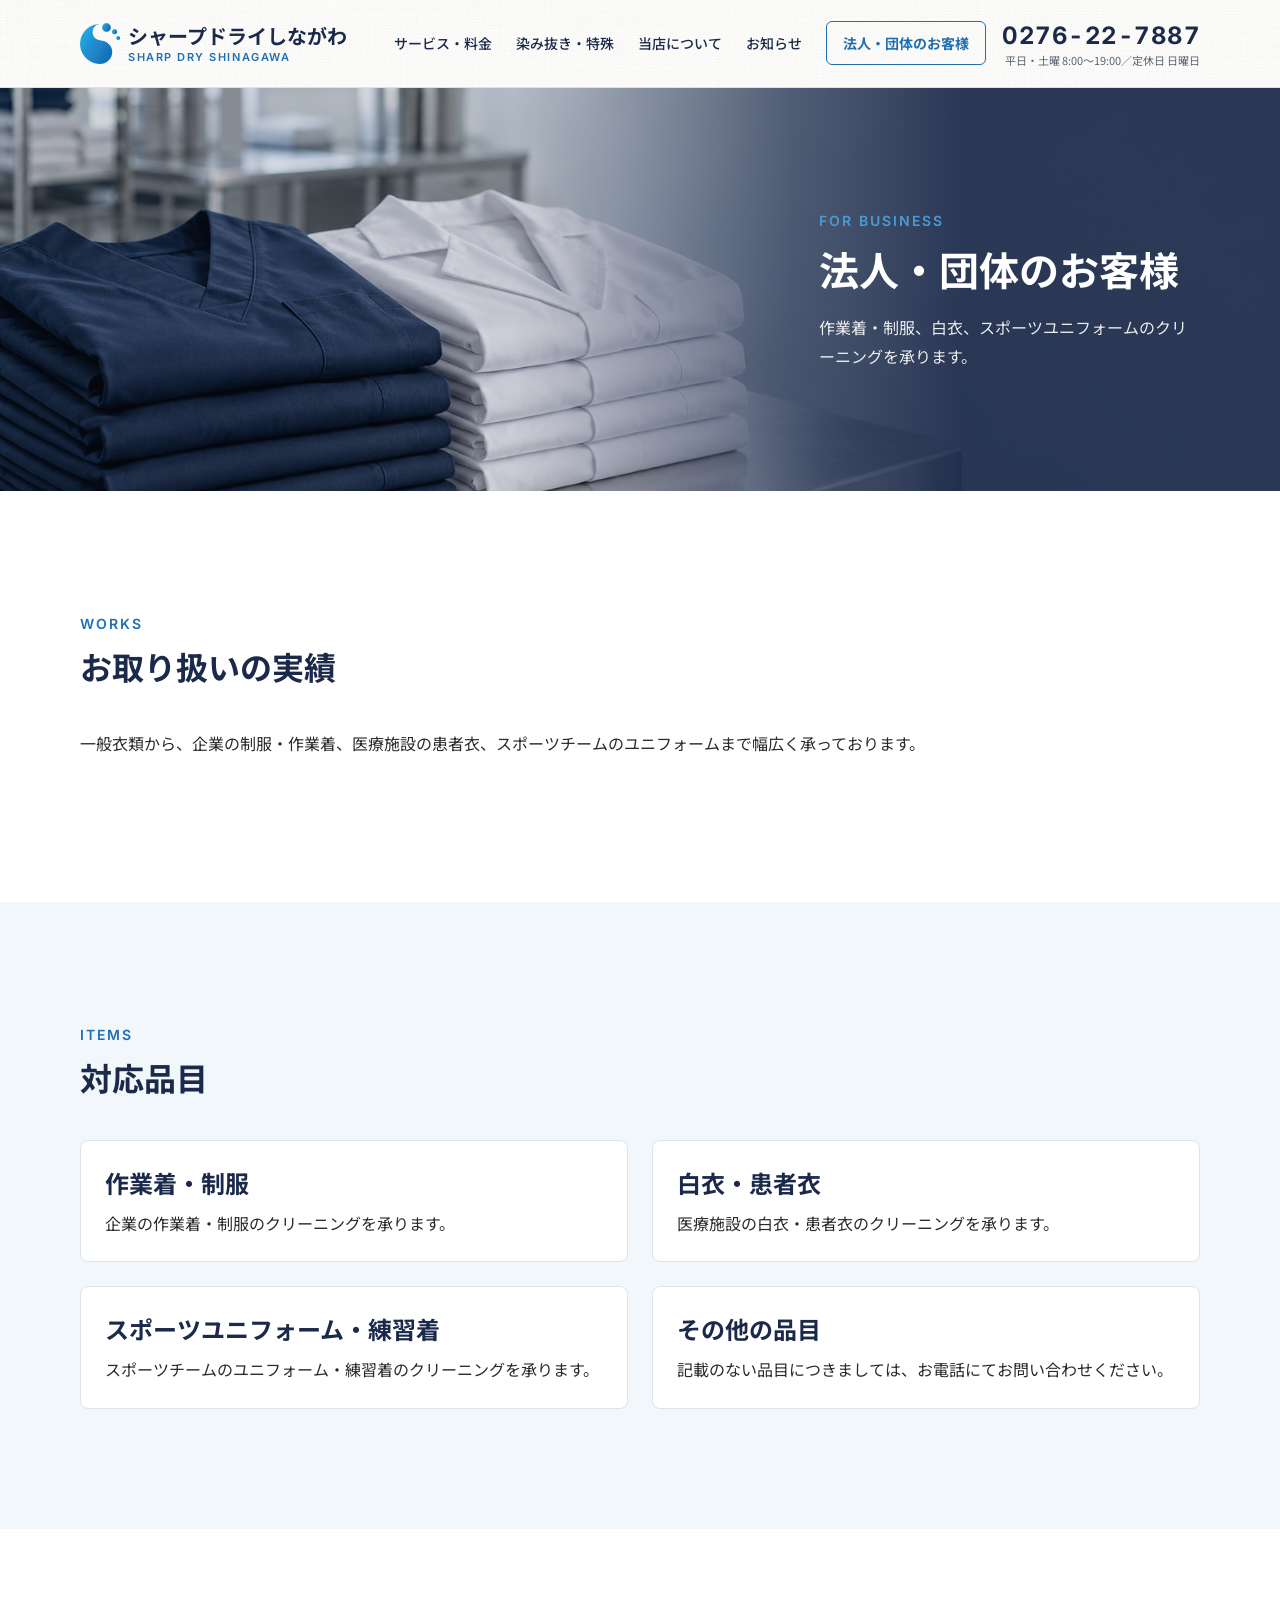
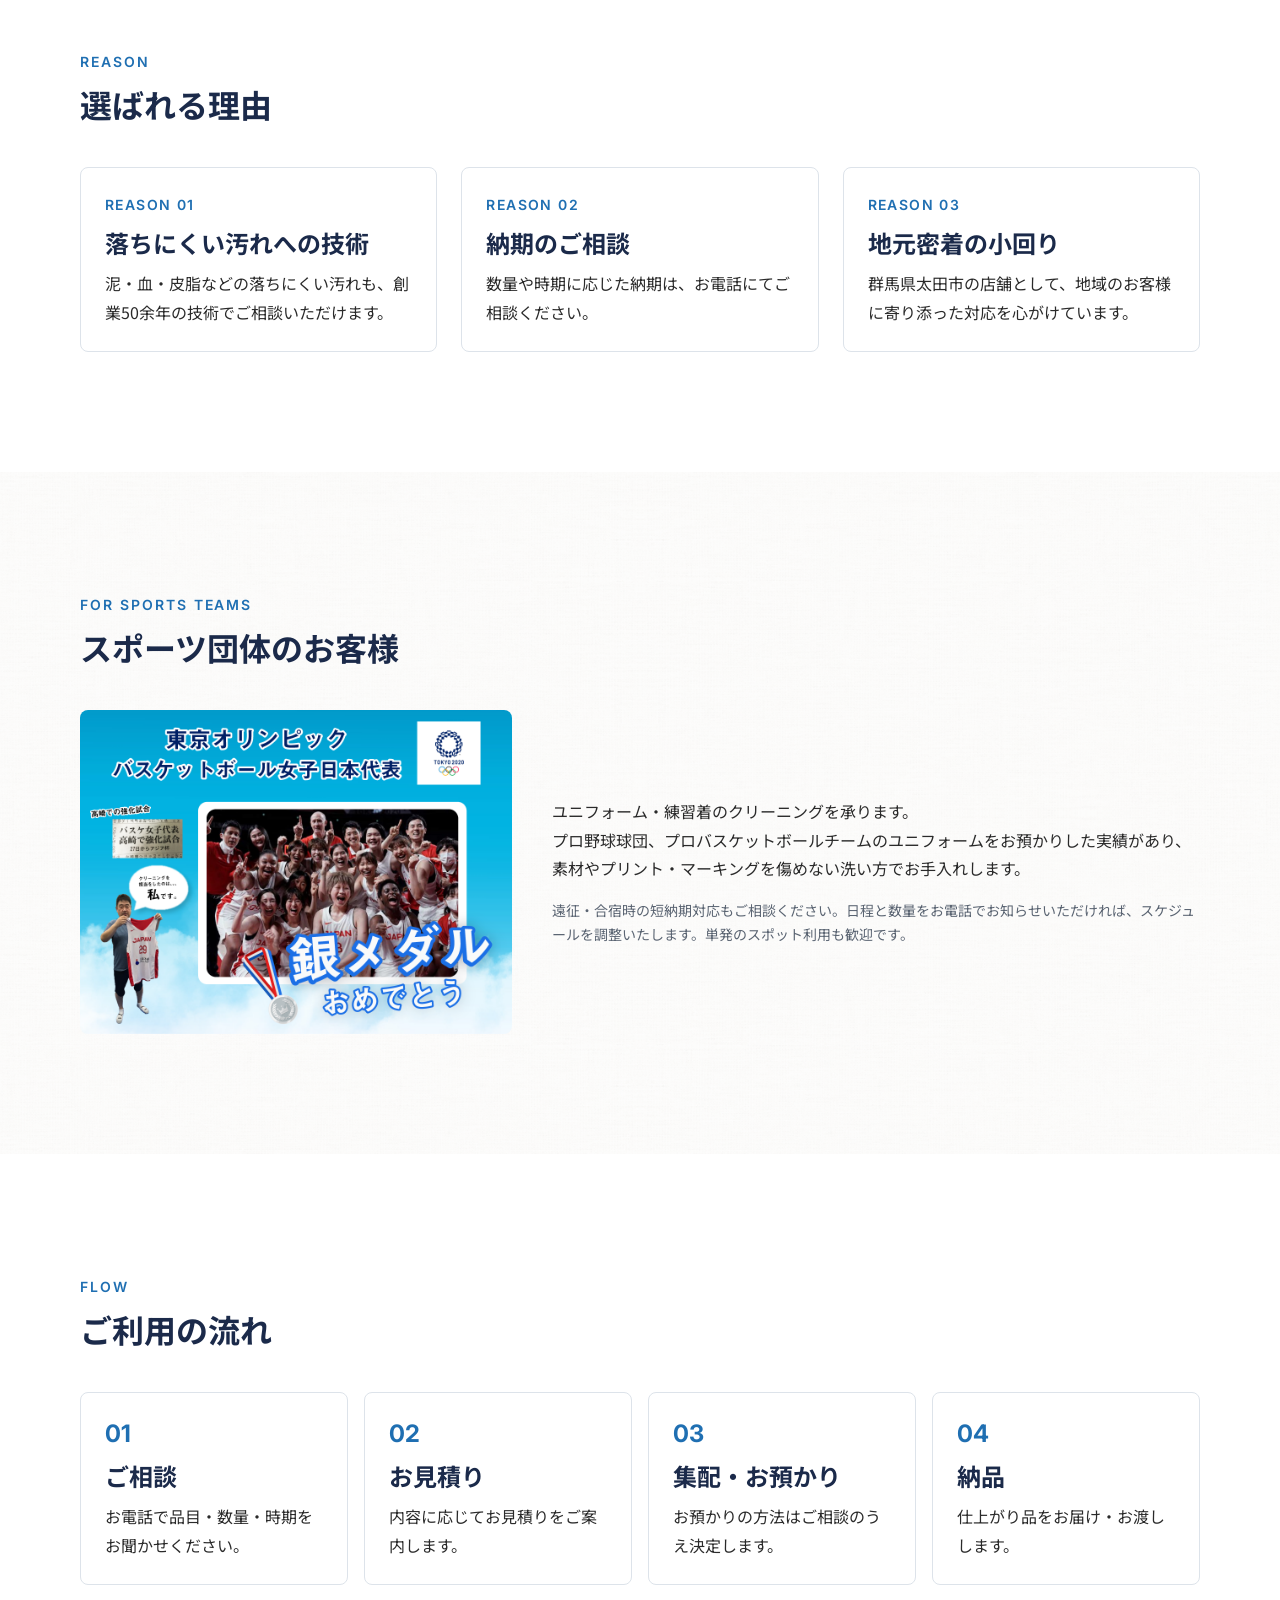
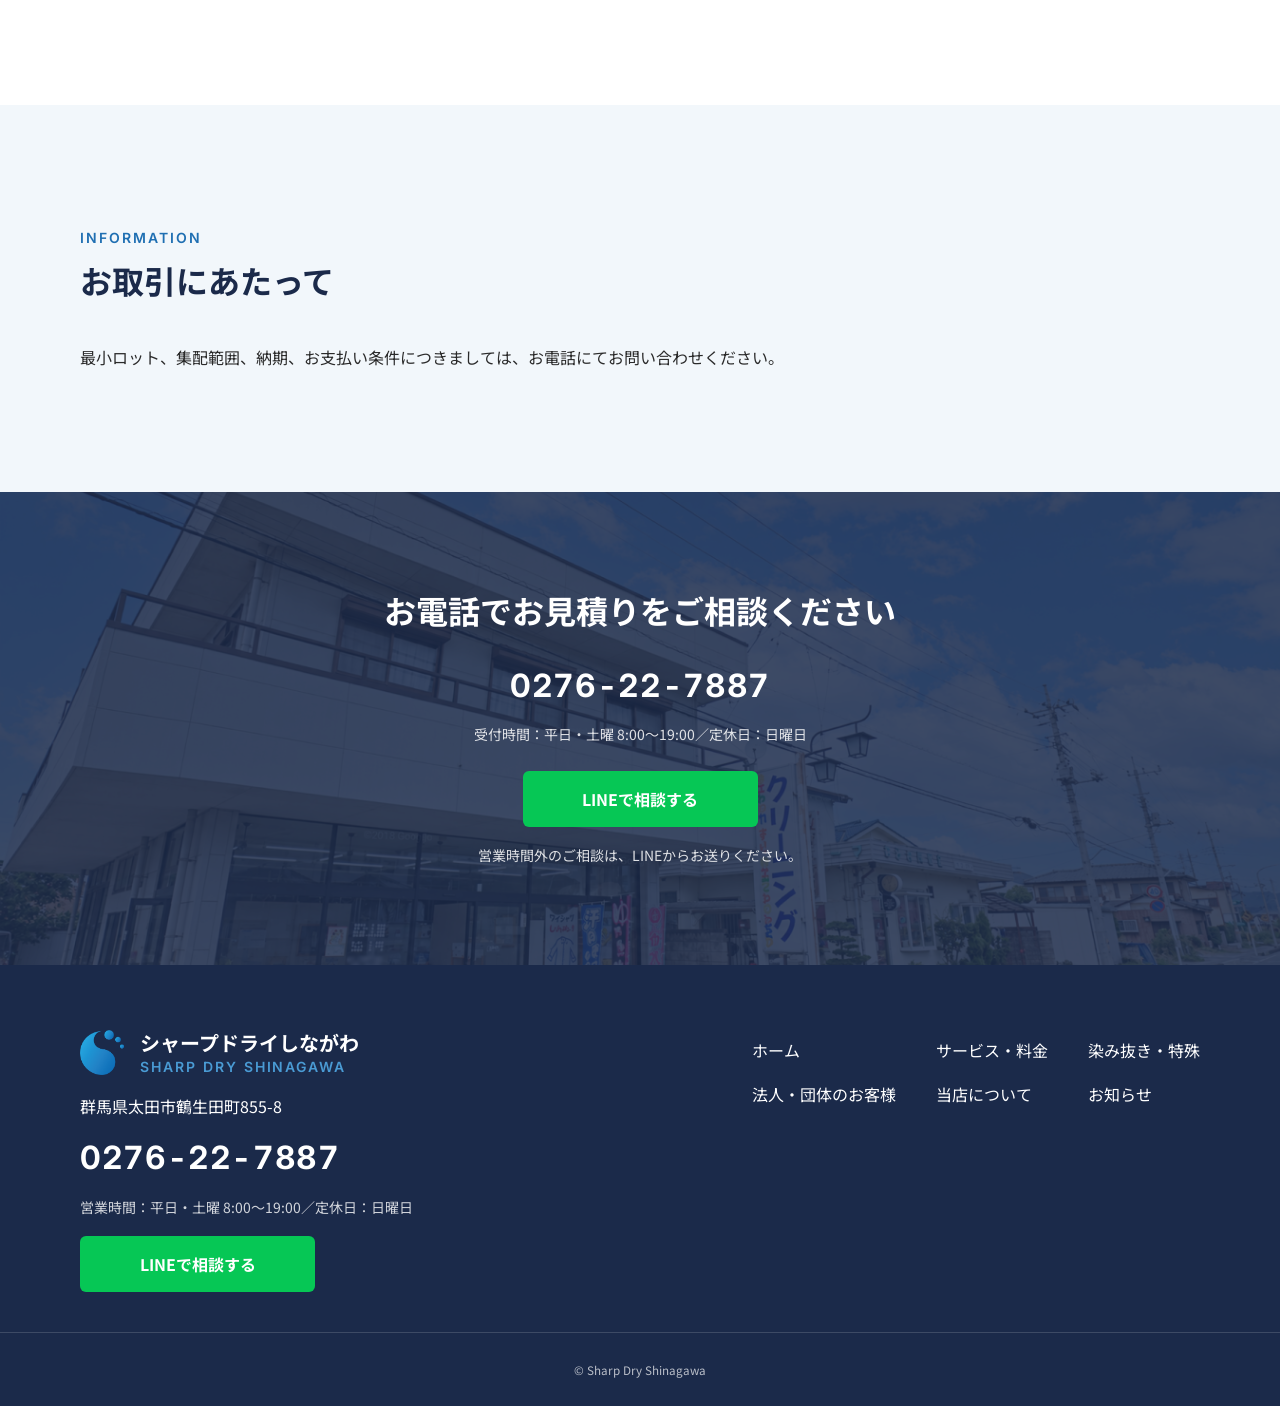
<file: business/index.html>
<!DOCTYPE html>
<html lang="ja">
<head>
  <meta charset="UTF-8">
  <meta name="viewport" content="width=device-width, initial-scale=1">
  <title>法人・団体のお客様｜シャープドライしながわ</title>
  <meta name="description" content="作業着・制服、白衣、スポーツユニフォームのクリーニングを承ります。群馬県太田市。遠征・合宿時の短納期対応もご相談ください。">
  <link rel="canonical" href="https://sharp-dry-shinagawa.com/business/">

  <!-- OGP -->
  <meta property="og:type" content="article">
  <meta property="og:site_name" content="シャープドライしながわ">
  <meta property="og:title" content="法人・団体のお客様｜シャープドライしながわ">
  <meta property="og:description" content="作業着・制服、白衣、スポーツユニフォームのクリーニングを承ります。群馬県太田市。遠征・合宿時の短納期対応もご相談ください。">
  <meta property="og:url" content="https://sharp-dry-shinagawa.com/business/">
  <meta property="og:image" content="https://sharp-dry-shinagawa.com/images/ogp.png">
  <meta property="og:image:width" content="1200">
  <meta property="og:image:height" content="630">
  <meta property="og:locale" content="ja_JP">
  <meta name="twitter:card" content="summary_large_image">

  <!-- ファビコン -->
  <link rel="icon" type="image/png" href="../images/symbol_mark.png">
  <link rel="apple-touch-icon" href="../images/symbol_mark.png">

  <!-- フォント -->
  <link rel="preconnect" href="https://fonts.googleapis.com">
  <link rel="preconnect" href="https://fonts.gstatic.com" crossorigin>
  <link href="https://fonts.googleapis.com/css2?family=Inter:wght@600;700&family=Noto+Sans+JP:wght@400;500;700&display=swap" rel="stylesheet">

  <link rel="stylesheet" href="../css/style.css">
  <script src="../js/main.js" defer></script>

  <!-- GA4 -->
  <!-- TODO: 要確認 — GA4測定ID（発行後に G-XXXXXXXXXX を差し替え） -->
  <script async src="https://www.googletagmanager.com/gtag/js?id=G-XXXXXXXXXX"></script>
  <script>
    window.dataLayer = window.dataLayer || [];
    function gtag(){dataLayer.push(arguments);}
    gtag('js', new Date());
    gtag('config', 'G-XXXXXXXXXX');
  </script>
</head>
<body>
  <a class="skip-link" href="#main">本文へスキップ</a>

  <!-- ヘッダー -->
  <header class="header js-header">
    <div class="header__inner l-container">
      <a class="header__logo" href="../">
        <img class="header__logo-mark" src="../images/symbol_mark.png" alt="" width="600" height="612">
        <span class="header__logo-text">
          <span class="header__logo-ja">シャープドライしながわ</span>
          <span class="header__logo-en">Sharp Dry Shinagawa</span>
        </span>
      </a>
      <div class="header__right">
        <nav class="gnav" id="global-nav" aria-label="グローバルナビゲーション">
          <ul class="gnav__list">
            <li><a class="gnav__link" href="../service/">サービス・料金</a></li>
            <li><a class="gnav__link" href="../special/">染み抜き・特殊</a></li>
            <li><a class="gnav__link" href="../about/">当店について</a></li>
            <li><a class="gnav__link" href="../news/">お知らせ</a></li>
            <li><a class="gnav__link gnav__link--business" href="../business/" aria-current="page">法人・団体のお客様</a></li>
          </ul>
          <div class="gnav__cta">
            <a class="btn btn--primary" href="tel:0276227887">電話をかける（0276-22-7887）</a>
            <a class="btn btn--line" href="https://line.me/ti/p/KvLonp_9hh" target="_blank" rel="noopener">LINEで相談する</a>
            <p class="gnav__cta-note">営業時間：平日・土曜 8:00〜19:00／定休日：日曜日</p>
          </div>
        </nav>
        <div class="header__tel u-pc-only">
          <a class="tel-link" href="tel:0276227887">0276-22-7887</a>
          <p class="header__tel-note">平日・土曜 8:00〜19:00／定休日 日曜日</p>
        </div>
        <a class="header__sp-tel u-sp-only" href="tel:0276227887" aria-label="電話をかける 0276-22-7887">
          <img src="../images/phone.svg" alt="" width="24" height="24">
        </a>
        <button class="menu-toggle js-menu-toggle u-sp-only" type="button" aria-controls="global-nav" aria-expanded="false">
          <span class="menu-toggle__bar"></span>
          <span class="menu-toggle__bar"></span>
          <span class="menu-toggle__bar"></span>
          <span class="visually-hidden">メニュー</span>
        </button>
      </div>
    </div>
  </header>

  <main id="main">

    <!-- キービジュアル（business-kv / 右1/3の余白にコピー配置） -->
    <div class="page-head page-head--kv">
      <div class="l-container">
        <div class="page-head__copy">
          <p class="page-head__en">FOR BUSINESS</p>
          <h1 class="page-head__ja">法人・団体のお客様</h1>
          <!-- TODO: 掲載許諾確認後に差し替え — リード文（企画書案「代表チームのユニフォームから、現場の作業着まで」は団体名連想のため許諾確認まで不使用） -->
          <p class="page-head__lead">作業着・制服、白衣、スポーツユニフォームのクリーニングを承ります。</p>
        </div>
      </div>
    </div>

    <!-- 対応実績 -->
    <section class="section">
      <div class="l-container">
        <div class="section-head">
          <p class="section-head__en">WORKS</p>
          <h2 class="section-head__ja">お取り扱いの実績</h2>
        </div>
        <!-- TODO: 掲載許諾確認後に差し替え — 実績セクション（団体名・写真） -->
        <p class="lead">一般衣類から、企業の制服・作業着、医療施設の患者衣、スポーツチームのユニフォームまで幅広く承っております。</p>
      </div>
    </section>

    <!-- 対応品目 -->
    <section class="section section--blue">
      <div class="l-container">
        <div class="section-head">
          <p class="section-head__en">ITEMS</p>
          <h2 class="section-head__ja">対応品目</h2>
        </div>
        <div class="grid grid--2">
          <div class="card">
            <h3 class="card__title">作業着・制服</h3>
            <p class="card__text">企業の作業着・制服のクリーニングを承ります。</p>
          </div>
          <div class="card">
            <h3 class="card__title">白衣・患者衣</h3>
            <!-- TODO: 要確認 — 医療機関の患者衣・リネンの受託に必要な基準・認定（医療関連サービスマーク等）の取得状況と対応範囲 -->
            <p class="card__text">医療施設の白衣・患者衣のクリーニングを承ります。</p>
          </div>
          <div class="card">
            <h3 class="card__title">スポーツユニフォーム・練習着</h3>
            <p class="card__text">スポーツチームのユニフォーム・練習着のクリーニングを承ります。</p>
          </div>
          <div class="card">
            <h3 class="card__title">その他の品目</h3>
            <p class="card__text">記載のない品目につきましては、お電話にてお問い合わせください。</p>
          </div>
        </div>
      </div>
    </section>

    <!-- 選ばれる理由 -->
    <section class="section">
      <div class="l-container">
        <div class="section-head">
          <p class="section-head__en">REASON</p>
          <h2 class="section-head__ja">選ばれる理由</h2>
        </div>
        <div class="grid grid--3">
          <div class="card">
            <p class="card__en">Reason 01</p>
            <h3 class="card__title">落ちにくい汚れへの技術</h3>
            <p class="card__text">泥・血・皮脂などの落ちにくい汚れも、創業50余年の技術でご相談いただけます。</p>
          </div>
          <div class="card">
            <p class="card__en">Reason 02</p>
            <h3 class="card__title">納期のご相談</h3>
            <!-- TODO: 要確認 — 法人取引の納期条件（対応可能な範囲） -->
            <p class="card__text">数量や時期に応じた納期は、お電話にてご相談ください。</p>
          </div>
          <div class="card">
            <p class="card__en">Reason 03</p>
            <h3 class="card__title">地元密着の小回り</h3>
            <p class="card__text">群馬県太田市の店舗として、地域のお客様に寄り添った対応を心がけています。</p>
          </div>
        </div>
      </div>
    </section>

    <!-- スポーツ団体・遠征・合宿 -->
    <section class="section section--soft section--texture section--tex-cotton">
      <div class="l-container">
        <div class="section-head">
          <p class="section-head__en">FOR SPORTS TEAMS</p>
          <h2 class="section-head__ja">スポーツ団体のお客様</h2>
        </div>
        <div class="media-text">
          <div class="media-text__media">
            <img src="../images/basketball.png" alt="スポーツユニフォームのクリーニング" width="1024" height="768" loading="lazy">
          </div>
          <div class="media-text__body">
            <p class="mb-2">ユニフォーム・練習着のクリーニングを承ります。<br>プロ野球球団、プロバスケットボールチームのユニフォームをお預かりした実績があり、素材やプリント・マーキングを傷めない洗い方でお手入れします。</p>
            <!-- TODO: 要確認 — 遠征・合宿チームへの短納期対応の可否、宿舎への集配可否（熊谷・太田エリア） -->
            <p class="note">遠征・合宿時の短納期対応もご相談ください。日程と数量をお電話でお知らせいただければ、スケジュールを調整いたします。単発のスポット利用も歓迎です。</p>
          </div>
        </div>
      </div>
    </section>

    <!-- ご利用の流れ -->
    <section class="section">
      <div class="l-container">
        <div class="section-head">
          <p class="section-head__en">FLOW</p>
          <h2 class="section-head__ja">ご利用の流れ</h2>
        </div>
        <ol class="flow flow--4">
          <li class="flow__step">
            <h3 class="flow__title">ご相談</h3>
            <p>お電話で品目・数量・時期をお聞かせください。</p>
          </li>
          <li class="flow__step">
            <h3 class="flow__title">お見積り</h3>
            <p>内容に応じてお見積りをご案内します。</p>
          </li>
          <li class="flow__step">
            <h3 class="flow__title">集配・お預かり</h3>
            <!-- TODO: 要確認 — 集配の対応範囲・条件（対応していること自体はTOPの店主挨拶で明記済み） -->
            <p>お預かりの方法はご相談のうえ決定します。</p>
          </li>
          <li class="flow__step">
            <h3 class="flow__title">納品</h3>
            <p>仕上がり品をお届け・お渡しします。</p>
          </li>
        </ol>
      </div>
    </section>

    <!-- お取引にあたって -->
    <section class="section section--blue">
      <div class="l-container">
        <div class="section-head">
          <p class="section-head__en">INFORMATION</p>
          <h2 class="section-head__ja">お取引にあたって</h2>
        </div>
        <!-- TODO: 要確認 — よくある質問の内容（最小ロット、集配範囲、納期、支払い条件） -->
        <p>最小ロット、集配範囲、納期、お支払い条件につきましては、お電話にてお問い合わせください。</p>
      </div>
    </section>

    <!-- CTA -->
    <section class="cta-block section--texture section--tex-shop">
      <div class="l-container">
        <h2 class="cta-block__title">お電話でお見積りをご相談ください</h2>
        <p class="cta-block__tel"><a class="tel-link tel-link--invert" href="tel:0276227887">0276-22-7887</a></p>
        <!-- TODO: 要確認 — 法人問い合わせの受付窓口（担当者名・受付時間の指定） -->
        <p class="cta-block__hours">受付時間：平日・土曜 8:00〜19:00／定休日：日曜日</p>
        <div class="cta-block__actions">
          <a class="btn btn--line" href="https://line.me/ti/p/KvLonp_9hh" target="_blank" rel="noopener">LINEで相談する</a>
        </div>
        <p class="cta-block__note">営業時間外のご相談は、LINEからお送りください。</p>
      </div>
    </section>

  </main>

  <!-- フッター -->
  <footer class="footer">
    <div class="l-container footer__inner">
      <div class="footer__info">
        <div class="footer__name">
          <img class="footer__name-mark" src="../images/symbol_mark.png" alt="" width="600" height="612">
          <span class="footer__name-text">シャープドライしながわ<span class="footer__name-en">Sharp Dry Shinagawa</span></span>
        </div>
        <p class="footer__address">群馬県太田市鶴生田町855-8</p>
        <p class="footer__tel"><a class="tel-link tel-link--invert" href="tel:0276227887">0276-22-7887</a></p>
        <p class="footer__hours">営業時間：平日・土曜 8:00〜19:00／定休日：日曜日</p>
        <p class="footer__line"><a class="btn btn--line" href="https://line.me/ti/p/KvLonp_9hh" target="_blank" rel="noopener">LINEで相談する</a></p>
      </div>
      <nav class="footer__nav" aria-label="フッターナビゲーション">
        <ul>
          <li><a href="../">ホーム</a></li>
          <li><a href="../service/">サービス・料金</a></li>
          <li><a href="../special/">染み抜き・特殊</a></li>
          <li><a href="../business/">法人・団体のお客様</a></li>
          <li><a href="../about/">当店について</a></li>
          <li><a href="../news/">お知らせ</a></li>
        </ul>
      </nav>
    </div>
    <p class="footer__copy"><small>© Sharp Dry Shinagawa</small></p>
  </footer>

  <!-- 追従CTA -->
  <div class="float-cta js-float-cta">
    <a class="float-cta__btn float-cta__btn--tel" href="tel:0276227887">電話する</a>
    <a class="float-cta__btn float-cta__btn--line" href="https://line.me/ti/p/KvLonp_9hh" target="_blank" rel="noopener">LINEで相談</a>
  </div>
</body>
</html>
</file>
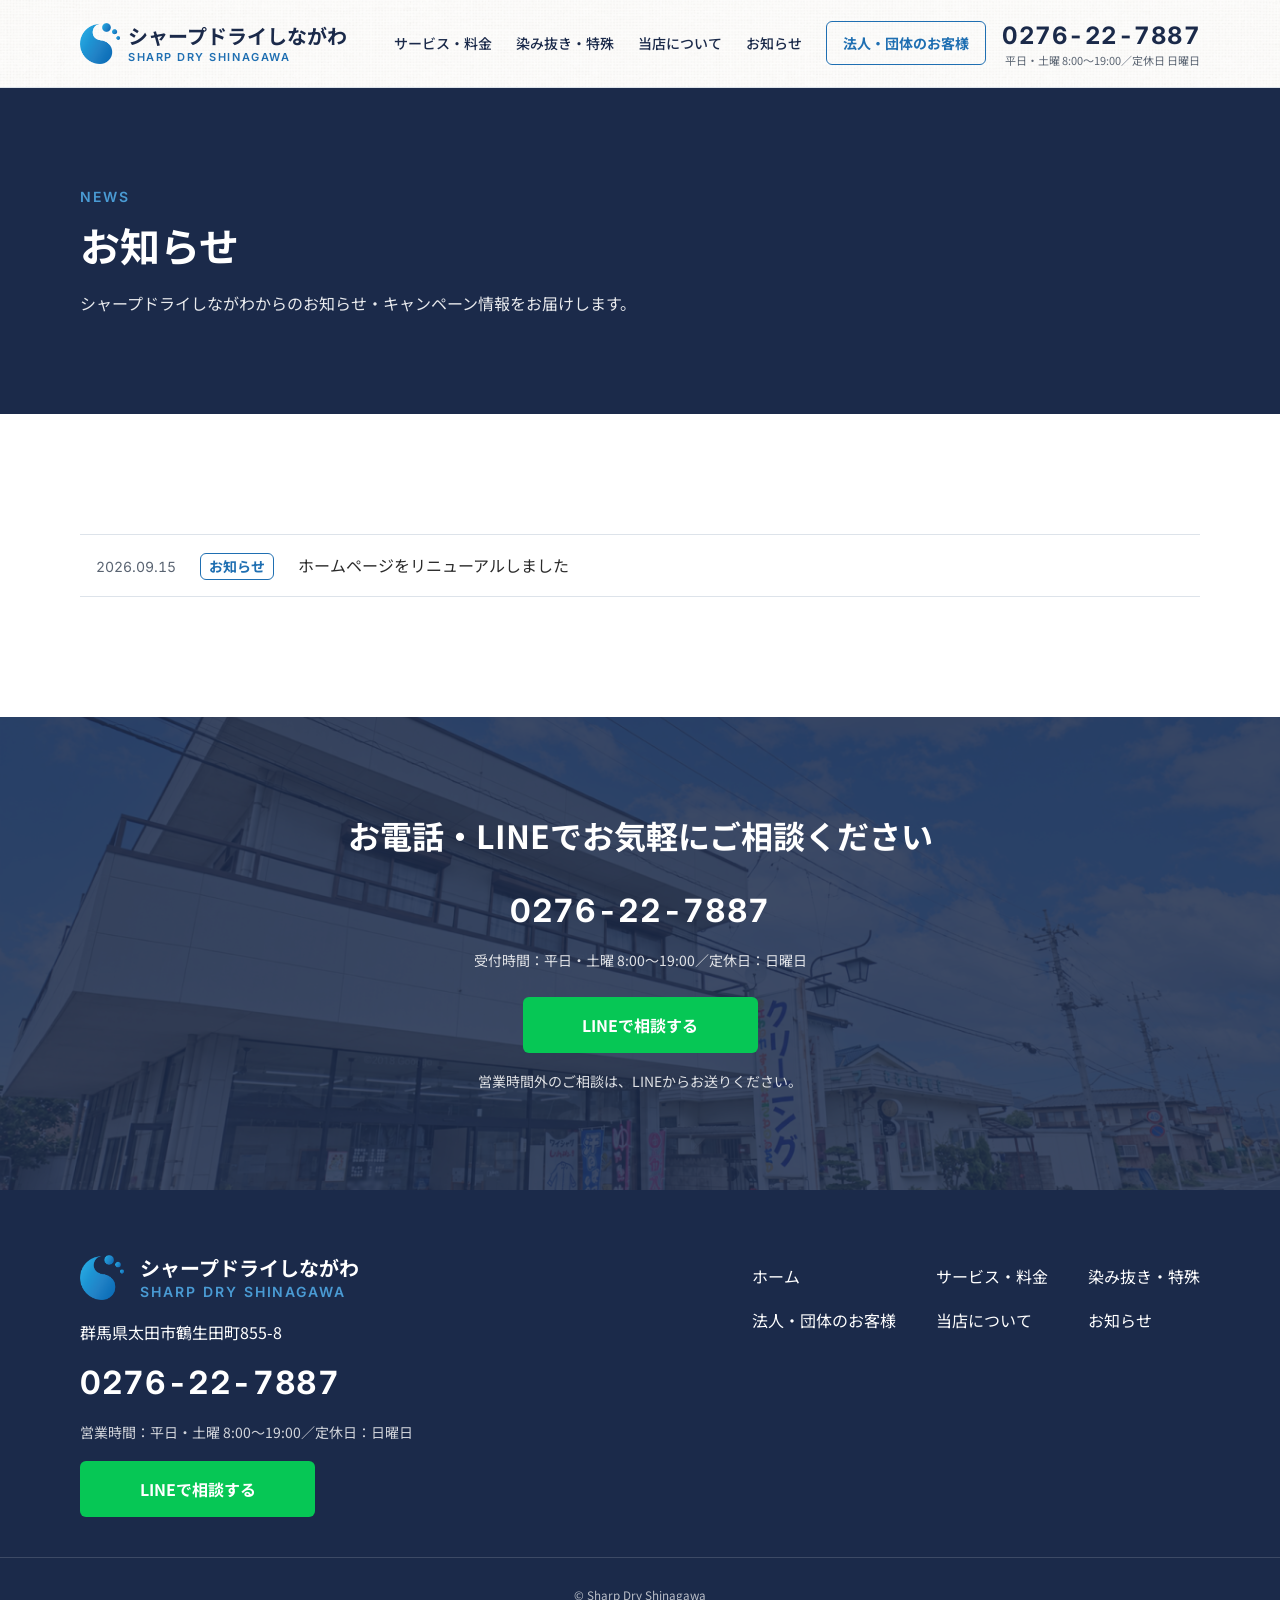
<file: news/index.html>
<!DOCTYPE html>
<html lang="ja">
<head>
  <meta charset="UTF-8">
  <meta name="viewport" content="width=device-width, initial-scale=1">
  <title>お知らせ｜シャープドライしながわ</title>
  <meta name="description" content="シャープドライしながわからのお知らせ・キャンペーン情報をお届けします。">
  <link rel="canonical" href="https://sharp-dry-shinagawa.com/news/">

  <!-- OGP -->
  <meta property="og:type" content="article">
  <meta property="og:site_name" content="シャープドライしながわ">
  <meta property="og:title" content="お知らせ｜シャープドライしながわ">
  <meta property="og:description" content="シャープドライしながわからのお知らせ・キャンペーン情報をお届けします。">
  <meta property="og:url" content="https://sharp-dry-shinagawa.com/news/">
  <meta property="og:image" content="https://sharp-dry-shinagawa.com/images/ogp.png">
  <meta property="og:image:width" content="1200">
  <meta property="og:image:height" content="630">
  <meta property="og:locale" content="ja_JP">
  <meta name="twitter:card" content="summary_large_image">

  <!-- ファビコン -->
  <link rel="icon" type="image/png" href="../images/symbol_mark.png">
  <link rel="apple-touch-icon" href="../images/symbol_mark.png">

  <!-- フォント -->
  <link rel="preconnect" href="https://fonts.googleapis.com">
  <link rel="preconnect" href="https://fonts.gstatic.com" crossorigin>
  <link href="https://fonts.googleapis.com/css2?family=Inter:wght@600;700&family=Noto+Sans+JP:wght@400;500;700&display=swap" rel="stylesheet">

  <link rel="stylesheet" href="../css/style.css">
  <script src="../js/main.js" defer></script>

  <!-- GA4 -->
  <!-- TODO: 要確認 — GA4測定ID（発行後に G-XXXXXXXXXX を差し替え） -->
  <script async src="https://www.googletagmanager.com/gtag/js?id=G-XXXXXXXXXX"></script>
  <script>
    window.dataLayer = window.dataLayer || [];
    function gtag(){dataLayer.push(arguments);}
    gtag('js', new Date());
    gtag('config', 'G-XXXXXXXXXX');
  </script>
</head>
<body>
  <a class="skip-link" href="#main">本文へスキップ</a>

  <!-- ヘッダー -->
  <header class="header js-header">
    <div class="header__inner l-container">
      <a class="header__logo" href="../">
        <img class="header__logo-mark" src="../images/symbol_mark.png" alt="" width="600" height="612">
        <span class="header__logo-text">
          <span class="header__logo-ja">シャープドライしながわ</span>
          <span class="header__logo-en">Sharp Dry Shinagawa</span>
        </span>
      </a>
      <div class="header__right">
        <nav class="gnav" id="global-nav" aria-label="グローバルナビゲーション">
          <ul class="gnav__list">
            <li><a class="gnav__link" href="../service/">サービス・料金</a></li>
            <li><a class="gnav__link" href="../special/">染み抜き・特殊</a></li>
            <li><a class="gnav__link" href="../about/">当店について</a></li>
            <li><a class="gnav__link" href="../news/" aria-current="page">お知らせ</a></li>
            <li><a class="gnav__link gnav__link--business" href="../business/">法人・団体のお客様</a></li>
          </ul>
          <div class="gnav__cta">
            <a class="btn btn--primary" href="tel:0276227887">電話をかける（0276-22-7887）</a>
            <a class="btn btn--line" href="https://line.me/ti/p/KvLonp_9hh" target="_blank" rel="noopener">LINEで相談する</a>
            <p class="gnav__cta-note">営業時間：平日・土曜 8:00〜19:00／定休日：日曜日</p>
          </div>
        </nav>
        <div class="header__tel u-pc-only">
          <a class="tel-link" href="tel:0276227887">0276-22-7887</a>
          <p class="header__tel-note">平日・土曜 8:00〜19:00／定休日 日曜日</p>
        </div>
        <a class="header__sp-tel u-sp-only" href="tel:0276227887" aria-label="電話をかける 0276-22-7887">
          <img src="../images/phone.svg" alt="" width="24" height="24">
        </a>
        <button class="menu-toggle js-menu-toggle u-sp-only" type="button" aria-controls="global-nav" aria-expanded="false">
          <span class="menu-toggle__bar"></span>
          <span class="menu-toggle__bar"></span>
          <span class="menu-toggle__bar"></span>
          <span class="visually-hidden">メニュー</span>
        </button>
      </div>
    </div>
  </header>

  <main id="main">

    <!-- ページヘッダー -->
    <div class="page-head">
      <div class="l-container">
        <p class="page-head__en">NEWS</p>
        <h1 class="page-head__ja">お知らせ</h1>
        <p class="page-head__lead">シャープドライしながわからのお知らせ・キャンペーン情報をお届けします。</p>
      </div>
    </div>

    <!-- お知らせ一覧 -->
    <section class="section">
      <div class="l-container">
        <!-- TODO: 要確認 — お知らせの更新方法（CMS導入の要否）。決まるまでは静的HTMLで実装 -->
        <!-- TODO: 要確認 — 初期投稿の内容と公開日（リニューアル告知・営業案内・キャンペーン） -->
        <ul class="news-list">
          <li class="news-list__item">
            <div class="news-list__row">
              <time class="news-list__date" datetime="2026-09-15">2026.09.15</time>
              <span class="news-list__label">お知らせ</span>
              <span class="news-list__title">ホームページをリニューアルしました</span>
            </div>
          </li>
        </ul>
      </div>
    </section>

    <!-- CTA -->
    <section class="cta-block section--texture section--tex-shop">
      <div class="l-container">
        <h2 class="cta-block__title">お電話・LINEでお気軽にご相談ください</h2>
        <p class="cta-block__tel"><a class="tel-link tel-link--invert" href="tel:0276227887">0276-22-7887</a></p>
        <p class="cta-block__hours">受付時間：平日・土曜 8:00〜19:00／定休日：日曜日</p>
        <div class="cta-block__actions">
          <a class="btn btn--line" href="https://line.me/ti/p/KvLonp_9hh" target="_blank" rel="noopener">LINEで相談する</a>
        </div>
        <p class="cta-block__note">営業時間外のご相談は、LINEからお送りください。</p>
      </div>
    </section>

  </main>

  <!-- フッター -->
  <footer class="footer">
    <div class="l-container footer__inner">
      <div class="footer__info">
        <div class="footer__name">
          <img class="footer__name-mark" src="../images/symbol_mark.png" alt="" width="600" height="612">
          <span class="footer__name-text">シャープドライしながわ<span class="footer__name-en">Sharp Dry Shinagawa</span></span>
        </div>
        <p class="footer__address">群馬県太田市鶴生田町855-8</p>
        <p class="footer__tel"><a class="tel-link tel-link--invert" href="tel:0276227887">0276-22-7887</a></p>
        <p class="footer__hours">営業時間：平日・土曜 8:00〜19:00／定休日：日曜日</p>
        <p class="footer__line"><a class="btn btn--line" href="https://line.me/ti/p/KvLonp_9hh" target="_blank" rel="noopener">LINEで相談する</a></p>
      </div>
      <nav class="footer__nav" aria-label="フッターナビゲーション">
        <ul>
          <li><a href="../">ホーム</a></li>
          <li><a href="../service/">サービス・料金</a></li>
          <li><a href="../special/">染み抜き・特殊</a></li>
          <li><a href="../business/">法人・団体のお客様</a></li>
          <li><a href="../about/">当店について</a></li>
          <li><a href="../news/">お知らせ</a></li>
        </ul>
      </nav>
    </div>
    <p class="footer__copy"><small>© Sharp Dry Shinagawa</small></p>
  </footer>

  <!-- 追従CTA -->
  <div class="float-cta js-float-cta">
    <a class="float-cta__btn float-cta__btn--tel" href="tel:0276227887">電話する</a>
    <a class="float-cta__btn float-cta__btn--line" href="https://line.me/ti/p/KvLonp_9hh" target="_blank" rel="noopener">LINEで相談</a>
  </div>
</body>
</html>
</file>
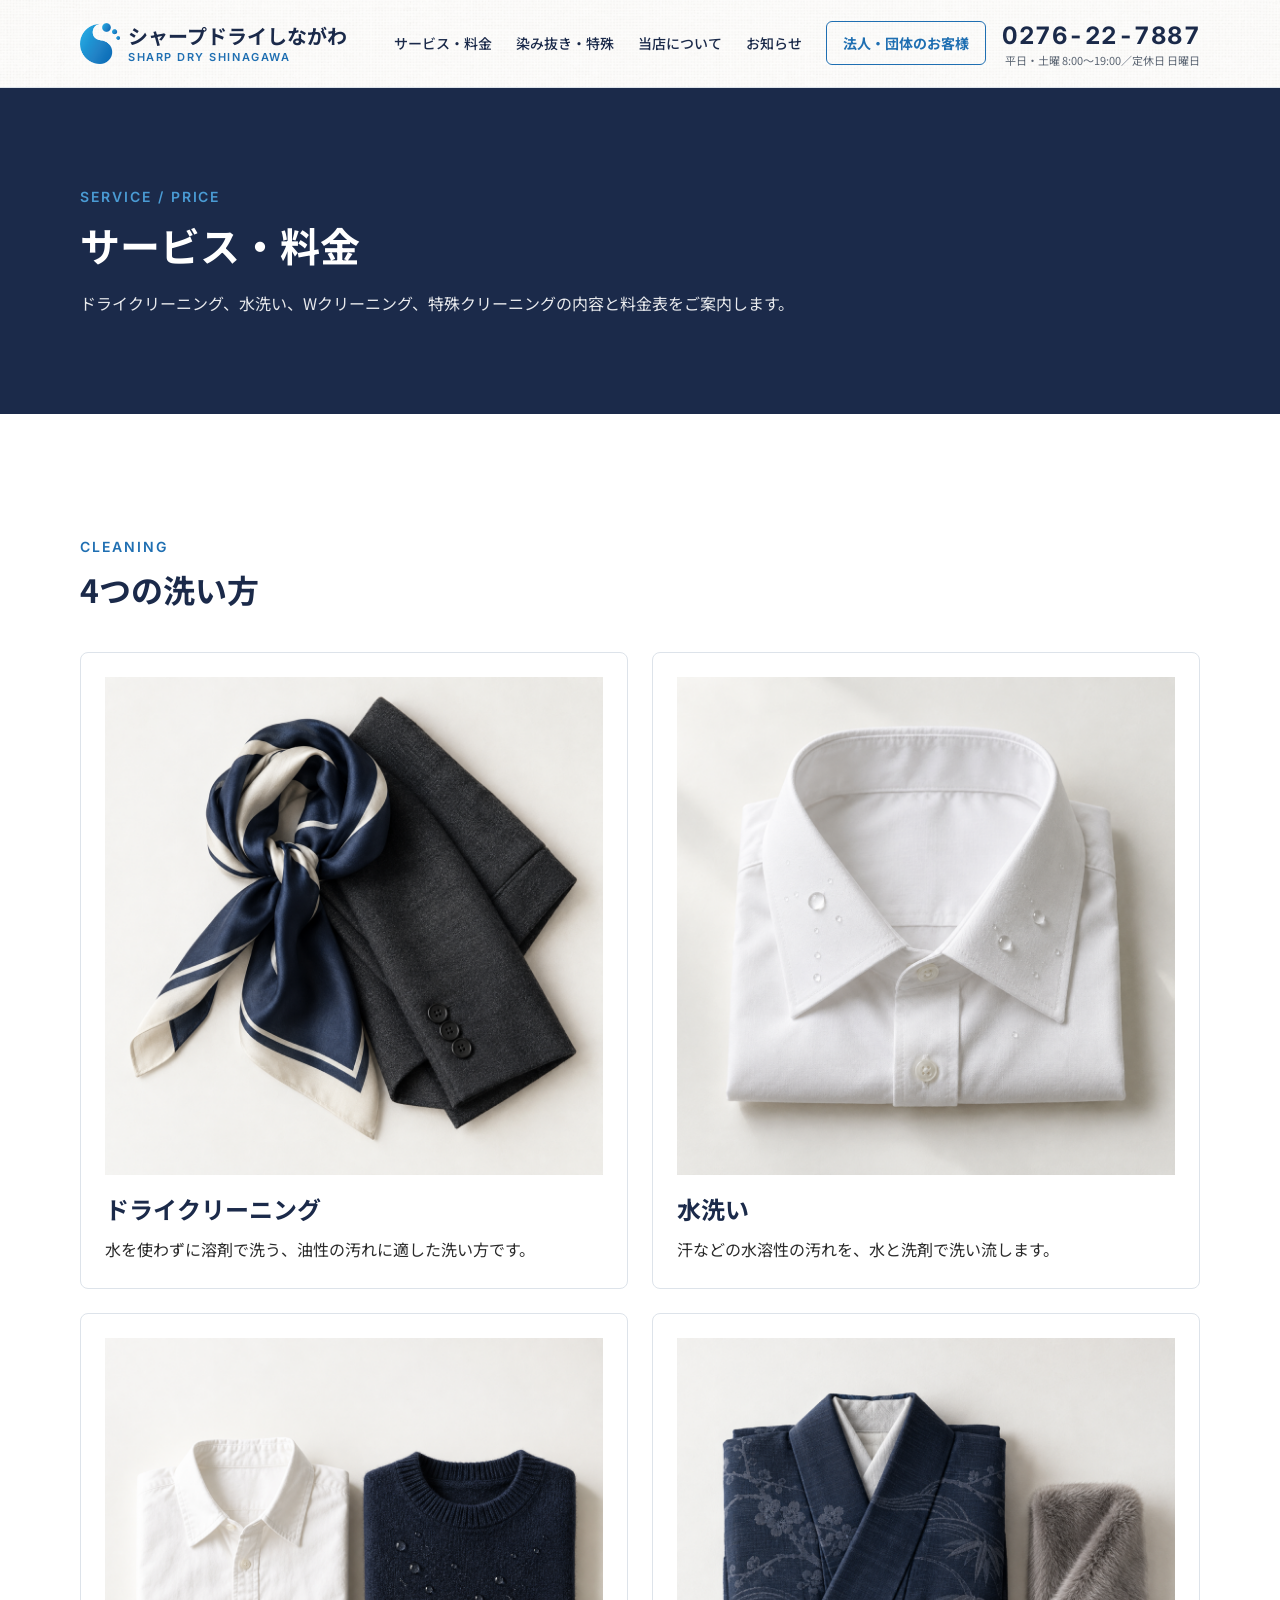
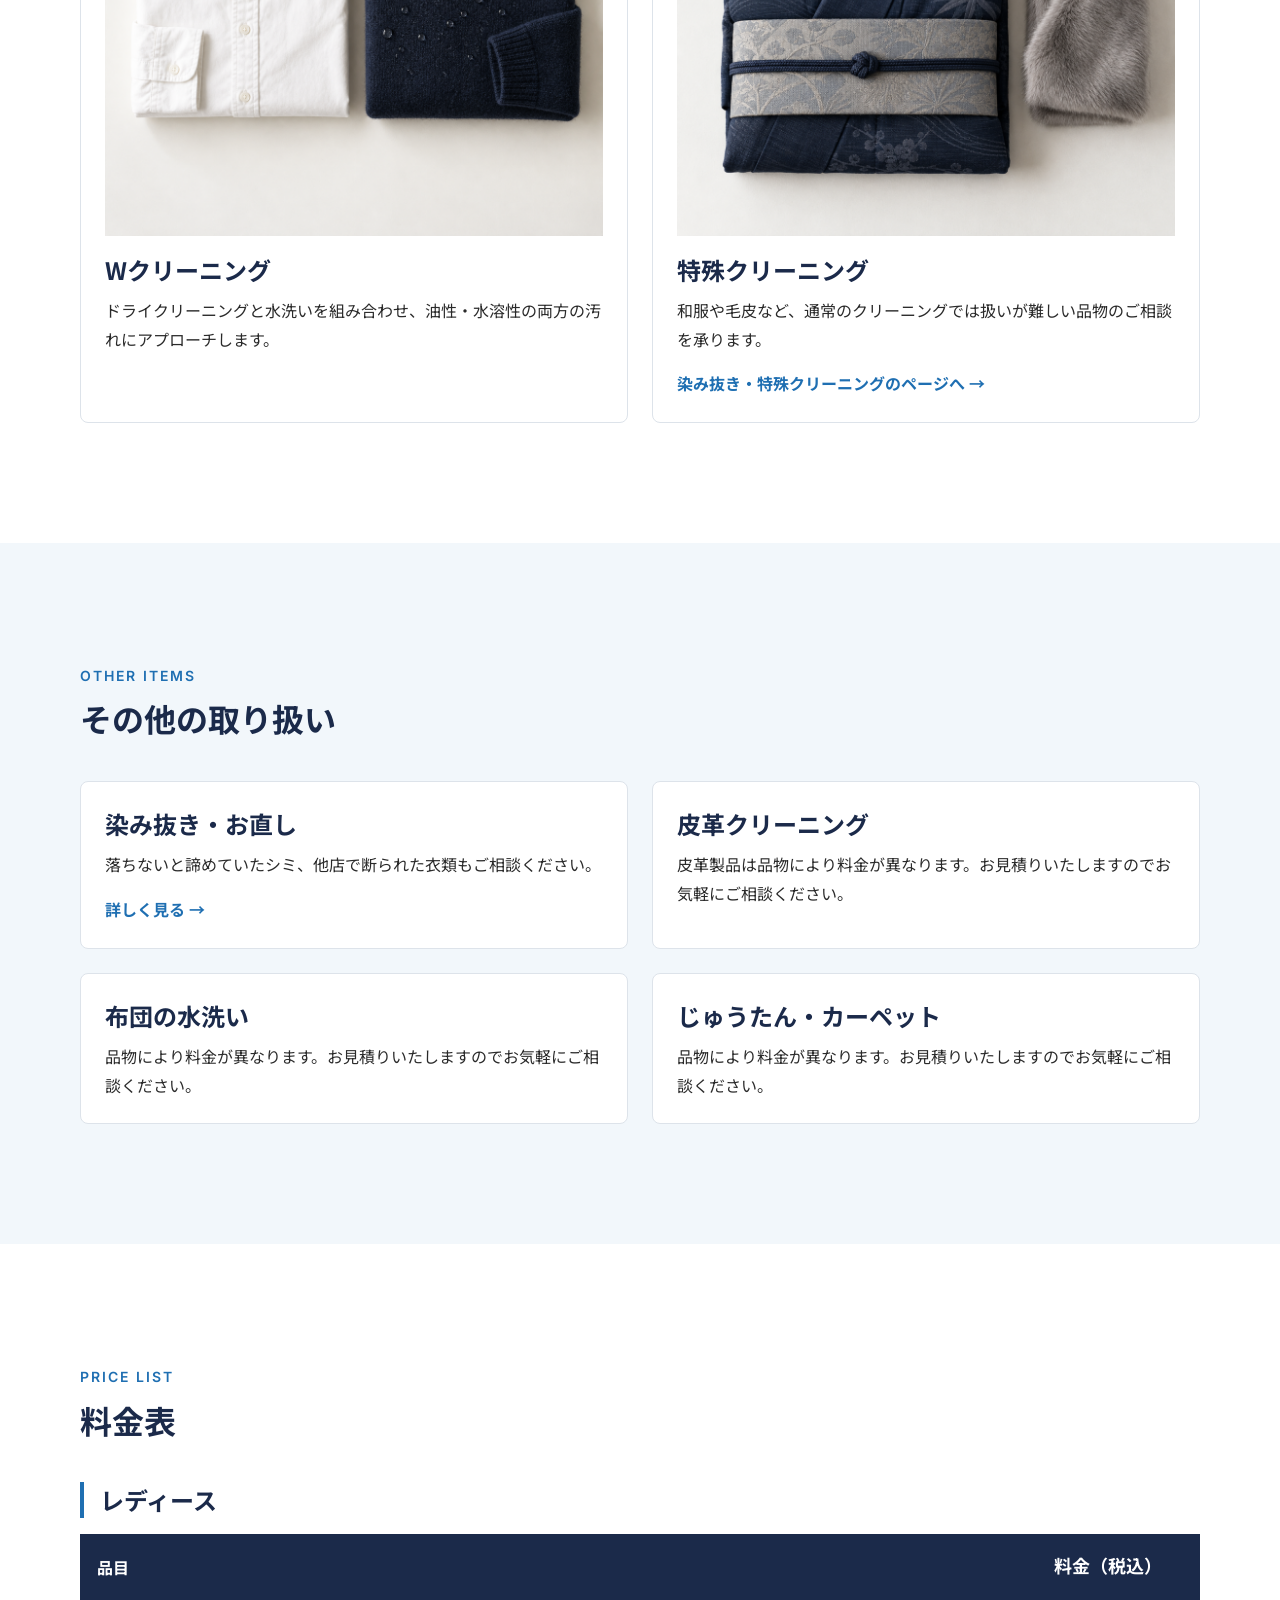
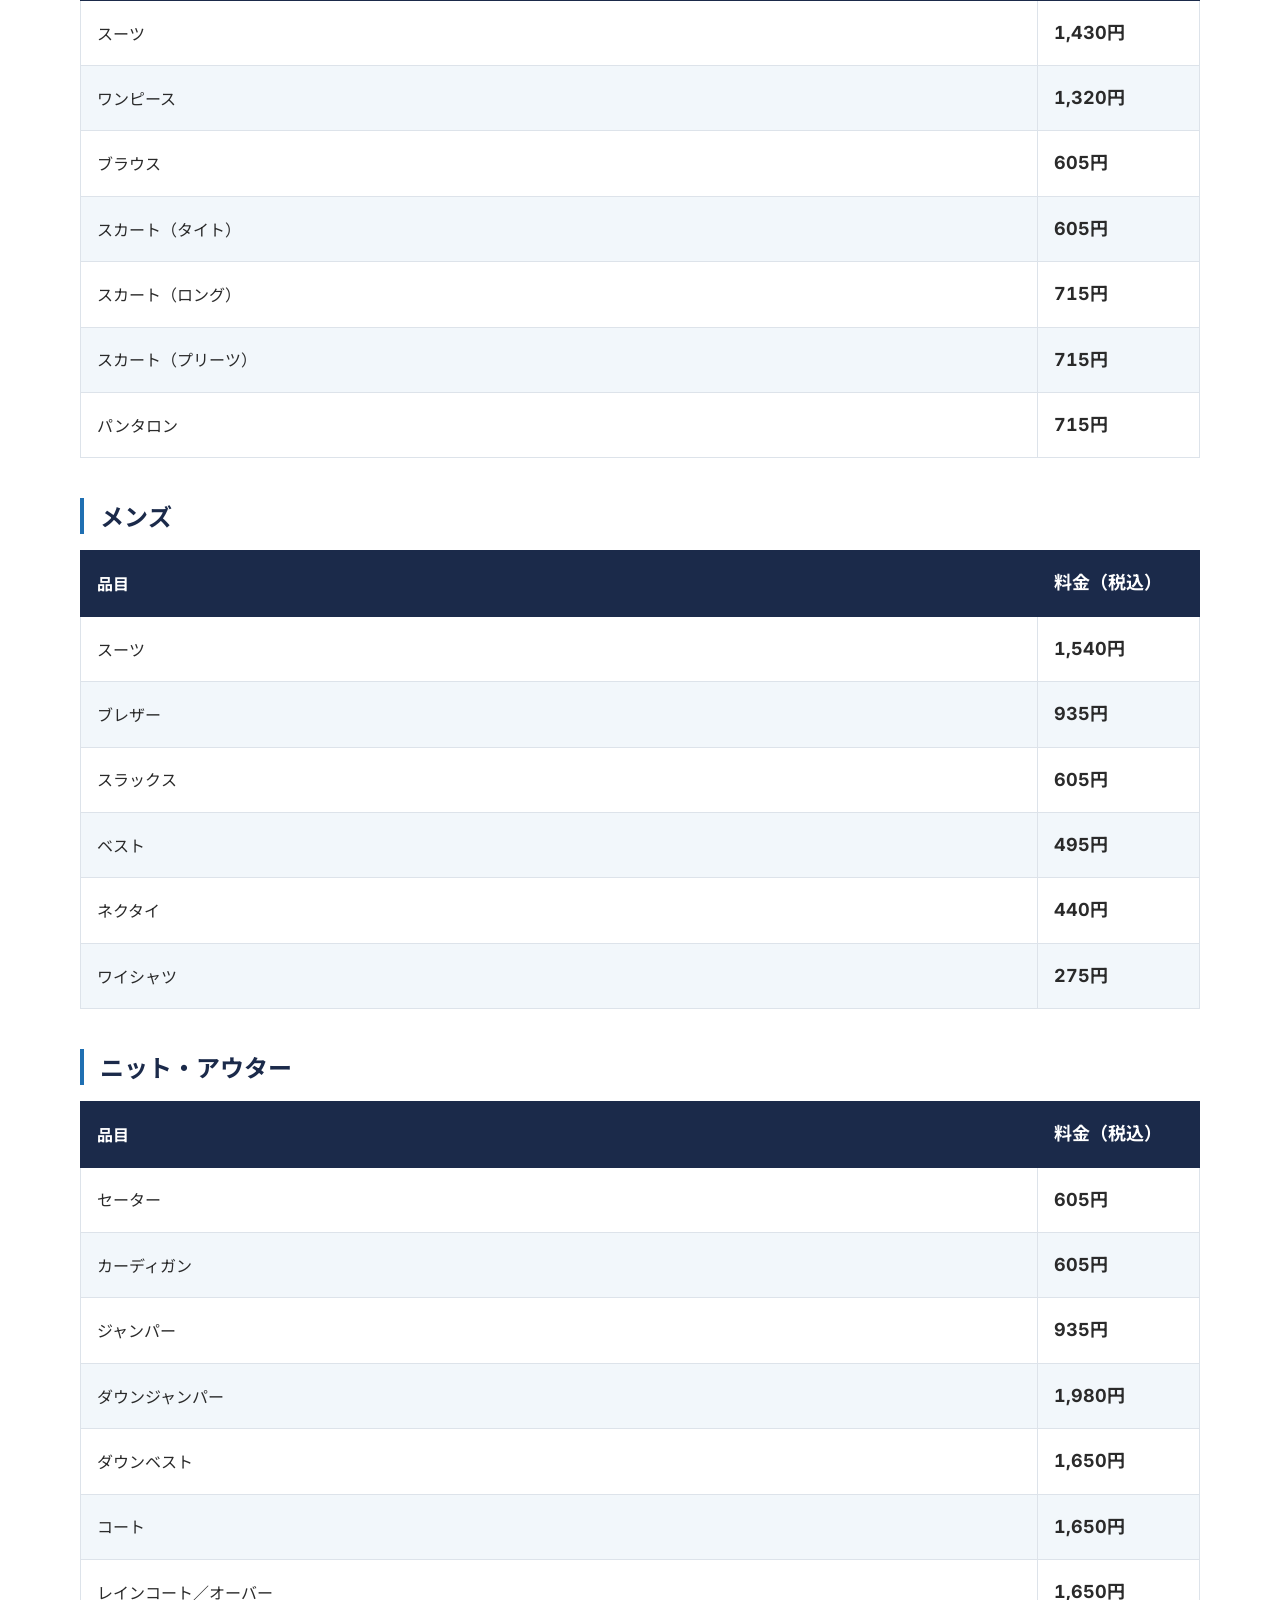
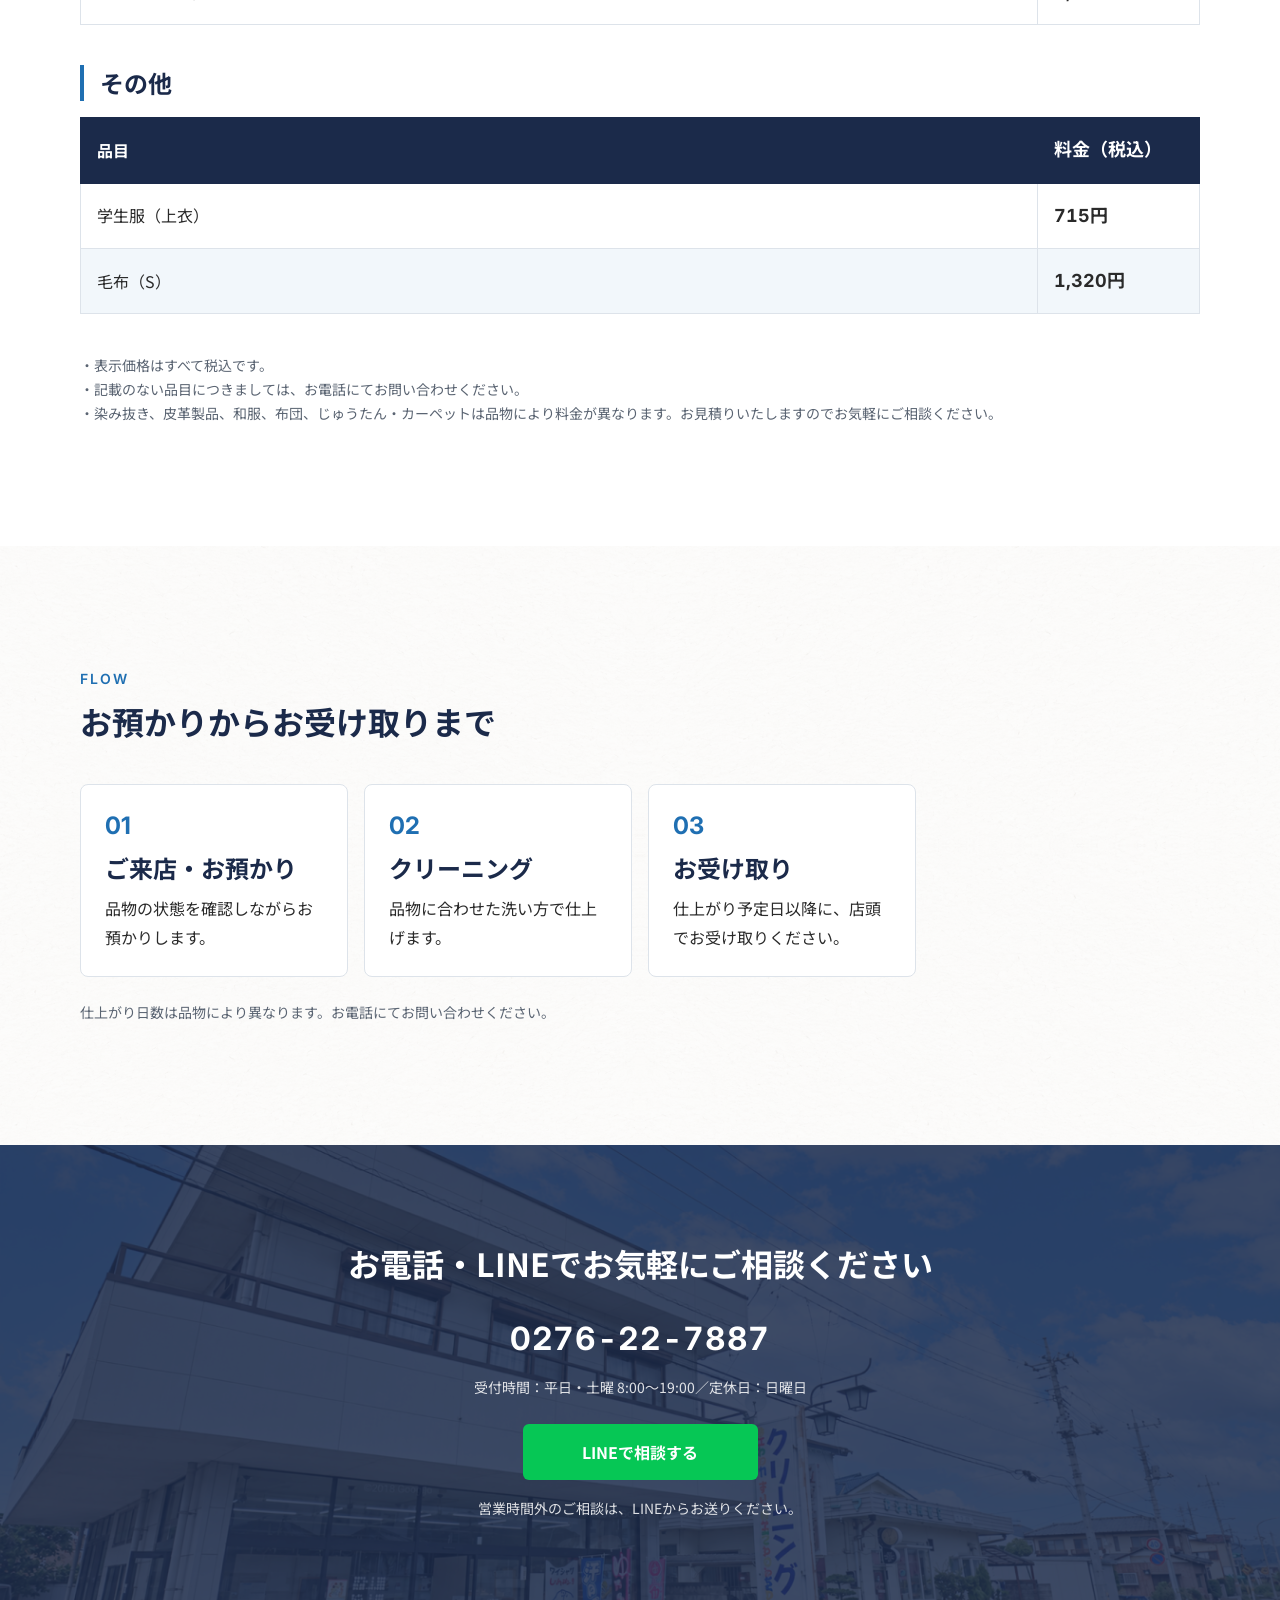
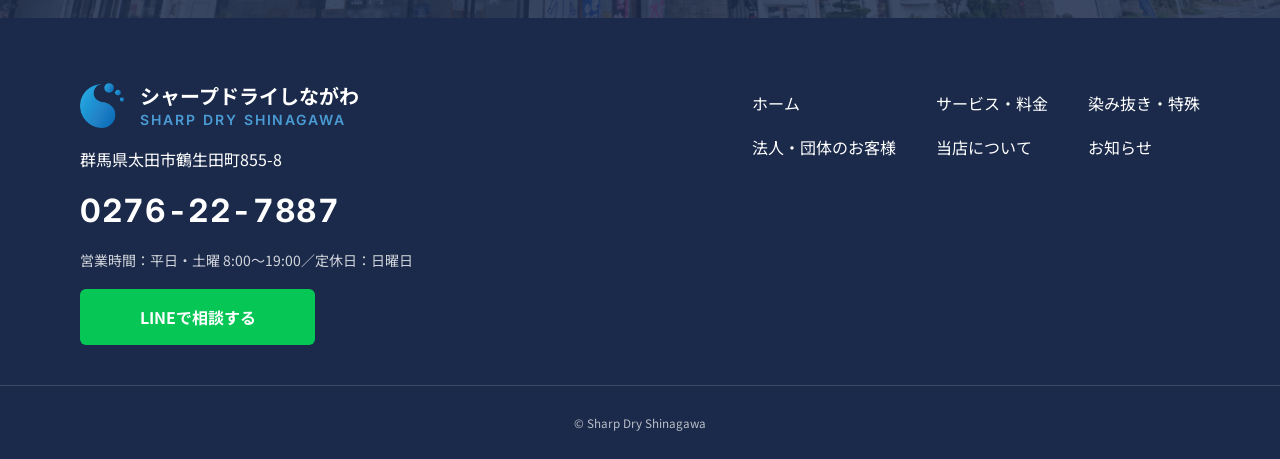
<file: service/index.html>
<!DOCTYPE html>
<html lang="ja">
<head>
  <meta charset="UTF-8">
  <meta name="viewport" content="width=device-width, initial-scale=1">
  <title>サービス・料金｜シャープドライしながわ</title>
  <meta name="description" content="ドライクリーニング、水洗い、Wクリーニング、特殊クリーニングの内容と料金表をご案内します。群馬県太田市のクリーニング店。">
  <link rel="canonical" href="https://sharp-dry-shinagawa.com/service/">

  <!-- OGP -->
  <meta property="og:type" content="article">
  <meta property="og:site_name" content="シャープドライしながわ">
  <meta property="og:title" content="サービス・料金｜シャープドライしながわ">
  <meta property="og:description" content="ドライクリーニング、水洗い、Wクリーニング、特殊クリーニングの内容と料金表をご案内します。群馬県太田市のクリーニング店。">
  <meta property="og:url" content="https://sharp-dry-shinagawa.com/service/">
  <meta property="og:image" content="https://sharp-dry-shinagawa.com/images/ogp.png">
  <meta property="og:image:width" content="1200">
  <meta property="og:image:height" content="630">
  <meta property="og:locale" content="ja_JP">
  <meta name="twitter:card" content="summary_large_image">

  <!-- ファビコン -->
  <link rel="icon" type="image/png" href="../images/symbol_mark.png">
  <link rel="apple-touch-icon" href="../images/symbol_mark.png">

  <!-- フォント -->
  <link rel="preconnect" href="https://fonts.googleapis.com">
  <link rel="preconnect" href="https://fonts.gstatic.com" crossorigin>
  <link href="https://fonts.googleapis.com/css2?family=Inter:wght@600;700&family=Noto+Sans+JP:wght@400;500;700&display=swap" rel="stylesheet">

  <link rel="stylesheet" href="../css/style.css">
  <script src="../js/main.js" defer></script>

  <!-- GA4 -->
  <!-- TODO: 要確認 — GA4測定ID（発行後に G-XXXXXXXXXX を差し替え） -->
  <script async src="https://www.googletagmanager.com/gtag/js?id=G-XXXXXXXXXX"></script>
  <script>
    window.dataLayer = window.dataLayer || [];
    function gtag(){dataLayer.push(arguments);}
    gtag('js', new Date());
    gtag('config', 'G-XXXXXXXXXX');
  </script>
</head>
<body>
  <a class="skip-link" href="#main">本文へスキップ</a>

  <!-- ヘッダー -->
  <header class="header js-header">
    <div class="header__inner l-container">
      <a class="header__logo" href="../">
        <img class="header__logo-mark" src="../images/symbol_mark.png" alt="" width="600" height="612">
        <span class="header__logo-text">
          <span class="header__logo-ja">シャープドライしながわ</span>
          <span class="header__logo-en">Sharp Dry Shinagawa</span>
        </span>
      </a>
      <div class="header__right">
        <nav class="gnav" id="global-nav" aria-label="グローバルナビゲーション">
          <ul class="gnav__list">
            <li><a class="gnav__link" href="../service/" aria-current="page">サービス・料金</a></li>
            <li><a class="gnav__link" href="../special/">染み抜き・特殊</a></li>
            <li><a class="gnav__link" href="../about/">当店について</a></li>
            <li><a class="gnav__link" href="../news/">お知らせ</a></li>
            <li><a class="gnav__link gnav__link--business" href="../business/">法人・団体のお客様</a></li>
          </ul>
          <div class="gnav__cta">
            <a class="btn btn--primary" href="tel:0276227887">電話をかける（0276-22-7887）</a>
            <a class="btn btn--line" href="https://line.me/ti/p/KvLonp_9hh" target="_blank" rel="noopener">LINEで相談する</a>
            <p class="gnav__cta-note">営業時間：平日・土曜 8:00〜19:00／定休日：日曜日</p>
          </div>
        </nav>
        <div class="header__tel u-pc-only">
          <a class="tel-link" href="tel:0276227887">0276-22-7887</a>
          <p class="header__tel-note">平日・土曜 8:00〜19:00／定休日 日曜日</p>
        </div>
        <a class="header__sp-tel u-sp-only" href="tel:0276227887" aria-label="電話をかける 0276-22-7887">
          <img src="../images/phone.svg" alt="" width="24" height="24">
        </a>
        <button class="menu-toggle js-menu-toggle u-sp-only" type="button" aria-controls="global-nav" aria-expanded="false">
          <span class="menu-toggle__bar"></span>
          <span class="menu-toggle__bar"></span>
          <span class="menu-toggle__bar"></span>
          <span class="visually-hidden">メニュー</span>
        </button>
      </div>
    </div>
  </header>

  <main id="main">

    <!-- ページヘッダー -->
    <div class="page-head">
      <div class="l-container">
        <p class="page-head__en">SERVICE / PRICE</p>
        <h1 class="page-head__ja">サービス・料金</h1>
        <p class="page-head__lead">ドライクリーニング、水洗い、Wクリーニング、特殊クリーニングの内容と料金表をご案内します。</p>
      </div>
    </div>

    <!-- 洗い方4種 -->
    <section class="section">
      <div class="l-container">
        <div class="section-head">
          <p class="section-head__en">CLEANING</p>
          <h2 class="section-head__ja">4つの洗い方</h2>
        </div>

        <div class="grid grid--2">
          <div class="card">
            <img src="../images/service-01-dry.png" alt="ドライクリーニング" width="1024" height="1024" loading="lazy" class="mb-2">
            <h3 class="card__title">ドライクリーニング</h3>
            <!-- TODO: 要確認 — 現行サイトの説明文を流用（ドライクリーニングの原稿確定待ち） -->
            <p class="card__text">水を使わずに溶剤で洗う、油性の汚れに適した洗い方です。</p>
          </div>
          <div class="card">
            <img src="../images/service-02-water.png" alt="水洗い" width="1024" height="1024" loading="lazy" class="mb-2">
            <h3 class="card__title">水洗い</h3>
            <!-- TODO: 要確認 — 現行サイトの説明文を流用（水洗いの原稿確定待ち） -->
            <p class="card__text">汗などの水溶性の汚れを、水と洗剤で洗い流します。</p>
          </div>
          <div class="card">
            <img src="../images/service-03-w-cleaning.png" alt="Wクリーニング" width="1024" height="1024" loading="lazy" class="mb-2">
            <h3 class="card__title">Wクリーニング</h3>
            <!-- TODO: 要確認 — 現行サイトの説明文を流用（Wクリーニングの原稿確定待ち） -->
            <p class="card__text">ドライクリーニングと水洗いを組み合わせ、油性・水溶性の両方の汚れにアプローチします。</p>
          </div>
          <div class="card">
            <img src="../images/service-04-special.png" alt="和服や毛皮などの特殊クリーニング" width="1024" height="1024" loading="lazy" class="mb-2">
            <h3 class="card__title">特殊クリーニング</h3>
            <!-- TODO: 要確認 — 現行サイトの説明文を流用（特殊クリーニングの原稿確定待ち） -->
            <p class="card__text">和服や毛皮など、通常のクリーニングでは扱いが難しい品物のご相談を承ります。</p>
            <p class="card__text"><a class="card__link" href="../special/">染み抜き・特殊クリーニングのページへ</a></p>
          </div>
        </div>
      </div>
    </section>

    <!-- その他の取り扱い -->
    <section class="section section--blue">
      <div class="l-container">
        <div class="section-head">
          <p class="section-head__en">OTHER ITEMS</p>
          <h2 class="section-head__ja">その他の取り扱い</h2>
        </div>
        <div class="grid grid--2">
          <div class="card">
            <h3 class="card__title">染み抜き・お直し</h3>
            <p class="card__text">落ちないと諦めていたシミ、他店で断られた衣類もご相談ください。</p>
            <p class="card__text"><a class="card__link" href="../special/">詳しく見る</a></p>
          </div>
          <div class="card">
            <h3 class="card__title">皮革クリーニング</h3>
            <p class="card__text">皮革製品は品物により料金が異なります。お見積りいたしますのでお気軽にご相談ください。</p>
          </div>
          <div class="card">
            <h3 class="card__title">布団の水洗い</h3>
            <!-- TODO: 要確認 — 布団の水洗いの本文原稿（現行サイトは皮革クリーニングのコピペ誤りのため書き直しが必要） -->
            <p class="card__text">品物により料金が異なります。お見積りいたしますのでお気軽にご相談ください。</p>
          </div>
          <div class="card">
            <h3 class="card__title">じゅうたん・カーペット</h3>
            <!-- TODO: 要確認 — じゅうたん・カーペットの本文原稿（現行サイトは皮革クリーニングのコピペ誤りのため書き直しが必要） -->
            <p class="card__text">品物により料金が異なります。お見積りいたしますのでお気軽にご相談ください。</p>
          </div>
        </div>
      </div>
    </section>

    <!-- 料金表 -->
    <section class="section" id="price">
      <div class="l-container">
        <div class="section-head">
          <p class="section-head__en">PRICE LIST</p>
          <h2 class="section-head__ja">料金表</h2>
        </div>

        <!-- TODO: 要確認 — 端数処理（切り捨て/四捨五入）。店頭のレジ金額と一致するか要検証 -->
        <!-- TODO: 要確認 — レインコートとオーバーが同一料金か別品目か -->
        <!-- TODO: 要確認 — 学生服の下衣（ズボン・スカート）の料金 -->
        <!-- TODO: 要確認 — 毛布のM/Lサイズの有無と料金 -->
        <!-- TODO: 要確認 — 仕上がり日数の目安 -->
        <!-- TODO: 要確認 — 朝割（11時まで10%引）がこの料金に適用されるか -->

        <div class="price-block">
          <h3 class="price-block__title">レディース</h3>
          <table class="price-table">
            <thead>
              <tr>
                <th scope="col">品目</th>
                <th scope="col" class="price-table__price">料金（税込）</th>
              </tr>
            </thead>
            <tbody>
              <tr><td>スーツ</td><td class="price-table__price">1,430円</td></tr>
              <tr><td>ワンピース</td><td class="price-table__price">1,320円</td></tr>
              <tr><td>ブラウス</td><td class="price-table__price">605円</td></tr>
              <tr><td>スカート（タイト）</td><td class="price-table__price">605円</td></tr>
              <tr><td>スカート（ロング）</td><td class="price-table__price">715円</td></tr>
              <tr><td>スカート（プリーツ）</td><td class="price-table__price">715円</td></tr>
              <tr><td>パンタロン</td><td class="price-table__price">715円</td></tr>
            </tbody>
          </table>
        </div>

        <div class="price-block">
          <h3 class="price-block__title">メンズ</h3>
          <table class="price-table">
            <thead>
              <tr>
                <th scope="col">品目</th>
                <th scope="col" class="price-table__price">料金（税込）</th>
              </tr>
            </thead>
            <tbody>
              <tr><td>スーツ</td><td class="price-table__price">1,540円</td></tr>
              <tr><td>ブレザー</td><td class="price-table__price">935円</td></tr>
              <tr><td>スラックス</td><td class="price-table__price">605円</td></tr>
              <tr><td>ベスト</td><td class="price-table__price">495円</td></tr>
              <tr><td>ネクタイ</td><td class="price-table__price">440円</td></tr>
              <tr><td>ワイシャツ</td><td class="price-table__price">275円</td></tr>
            </tbody>
          </table>
        </div>

        <div class="price-block">
          <h3 class="price-block__title">ニット・アウター</h3>
          <table class="price-table">
            <thead>
              <tr>
                <th scope="col">品目</th>
                <th scope="col" class="price-table__price">料金（税込）</th>
              </tr>
            </thead>
            <tbody>
              <tr><td>セーター</td><td class="price-table__price">605円</td></tr>
              <tr><td>カーディガン</td><td class="price-table__price">605円</td></tr>
              <tr><td>ジャンパー</td><td class="price-table__price">935円</td></tr>
              <tr><td>ダウンジャンパー</td><td class="price-table__price">1,980円</td></tr>
              <tr><td>ダウンベスト</td><td class="price-table__price">1,650円</td></tr>
              <tr><td>コート</td><td class="price-table__price">1,650円</td></tr>
              <tr><td>レインコート／オーバー</td><td class="price-table__price">1,650円</td></tr>
            </tbody>
          </table>
        </div>

        <div class="price-block">
          <h3 class="price-block__title">その他</h3>
          <table class="price-table">
            <thead>
              <tr>
                <th scope="col">品目</th>
                <th scope="col" class="price-table__price">料金（税込）</th>
              </tr>
            </thead>
            <tbody>
              <tr><td>学生服（上衣）</td><td class="price-table__price">715円</td></tr>
              <tr><td>毛布（S）</td><td class="price-table__price">1,320円</td></tr>
            </tbody>
          </table>
        </div>

        <ul class="price-notes">
          <li>・表示価格はすべて税込です。</li>
          <li>・記載のない品目につきましては、お電話にてお問い合わせください。</li>
          <li>・染み抜き、皮革製品、和服、布団、じゅうたん・カーペットは品物により料金が異なります。お見積りいたしますのでお気軽にご相談ください。</li>
        </ul>
      </div>
    </section>

    <!-- ご利用の流れ -->
    <section class="section section--soft section--texture section--tex-paper">
      <div class="l-container">
        <div class="section-head">
          <p class="section-head__en">FLOW</p>
          <h2 class="section-head__ja">お預かりからお受け取りまで</h2>
        </div>
        <ol class="flow flow--4">
          <li class="flow__step">
            <h3 class="flow__title">ご来店・お預かり</h3>
            <p>品物の状態を確認しながらお預かりします。</p>
          </li>
          <li class="flow__step">
            <h3 class="flow__title">クリーニング</h3>
            <p>品物に合わせた洗い方で仕上げます。</p>
          </li>
          <li class="flow__step">
            <h3 class="flow__title">お受け取り</h3>
            <p>仕上がり予定日以降に、店頭でお受け取りください。</p>
          </li>
        </ol>
        <!-- TODO: 要確認 — 仕上がり日数の目安 -->
        <!-- TODO: 要確認 — 集配の対応範囲・条件（対応していること自体はTOPの店主挨拶で明記済み） -->
        <!-- TODO: 要確認 — クリーニング事故賠償基準への対応方針（掲載可否と文面） -->
        <p class="note mt-3">仕上がり日数は品物により異なります。お電話にてお問い合わせください。</p>
      </div>
    </section>

    <!-- CTA -->
    <section class="cta-block section--texture section--tex-shop">
      <div class="l-container">
        <h2 class="cta-block__title">お電話・LINEでお気軽にご相談ください</h2>
        <p class="cta-block__tel"><a class="tel-link tel-link--invert" href="tel:0276227887">0276-22-7887</a></p>
        <p class="cta-block__hours">受付時間：平日・土曜 8:00〜19:00／定休日：日曜日</p>
        <div class="cta-block__actions">
          <a class="btn btn--line" href="https://line.me/ti/p/KvLonp_9hh" target="_blank" rel="noopener">LINEで相談する</a>
        </div>
        <p class="cta-block__note">営業時間外のご相談は、LINEからお送りください。</p>
      </div>
    </section>

  </main>

  <!-- フッター -->
  <footer class="footer">
    <div class="l-container footer__inner">
      <div class="footer__info">
        <div class="footer__name">
          <img class="footer__name-mark" src="../images/symbol_mark.png" alt="" width="600" height="612">
          <span class="footer__name-text">シャープドライしながわ<span class="footer__name-en">Sharp Dry Shinagawa</span></span>
        </div>
        <p class="footer__address">群馬県太田市鶴生田町855-8</p>
        <p class="footer__tel"><a class="tel-link tel-link--invert" href="tel:0276227887">0276-22-7887</a></p>
        <p class="footer__hours">営業時間：平日・土曜 8:00〜19:00／定休日：日曜日</p>
        <p class="footer__line"><a class="btn btn--line" href="https://line.me/ti/p/KvLonp_9hh" target="_blank" rel="noopener">LINEで相談する</a></p>
      </div>
      <nav class="footer__nav" aria-label="フッターナビゲーション">
        <ul>
          <li><a href="../">ホーム</a></li>
          <li><a href="../service/">サービス・料金</a></li>
          <li><a href="../special/">染み抜き・特殊</a></li>
          <li><a href="../business/">法人・団体のお客様</a></li>
          <li><a href="../about/">当店について</a></li>
          <li><a href="../news/">お知らせ</a></li>
        </ul>
      </nav>
    </div>
    <p class="footer__copy"><small>© Sharp Dry Shinagawa</small></p>
  </footer>

  <!-- 追従CTA -->
  <div class="float-cta js-float-cta">
    <a class="float-cta__btn float-cta__btn--tel" href="tel:0276227887">電話する</a>
    <a class="float-cta__btn float-cta__btn--line" href="https://line.me/ti/p/KvLonp_9hh" target="_blank" rel="noopener">LINEで相談</a>
  </div>
</body>
</html>
</file>
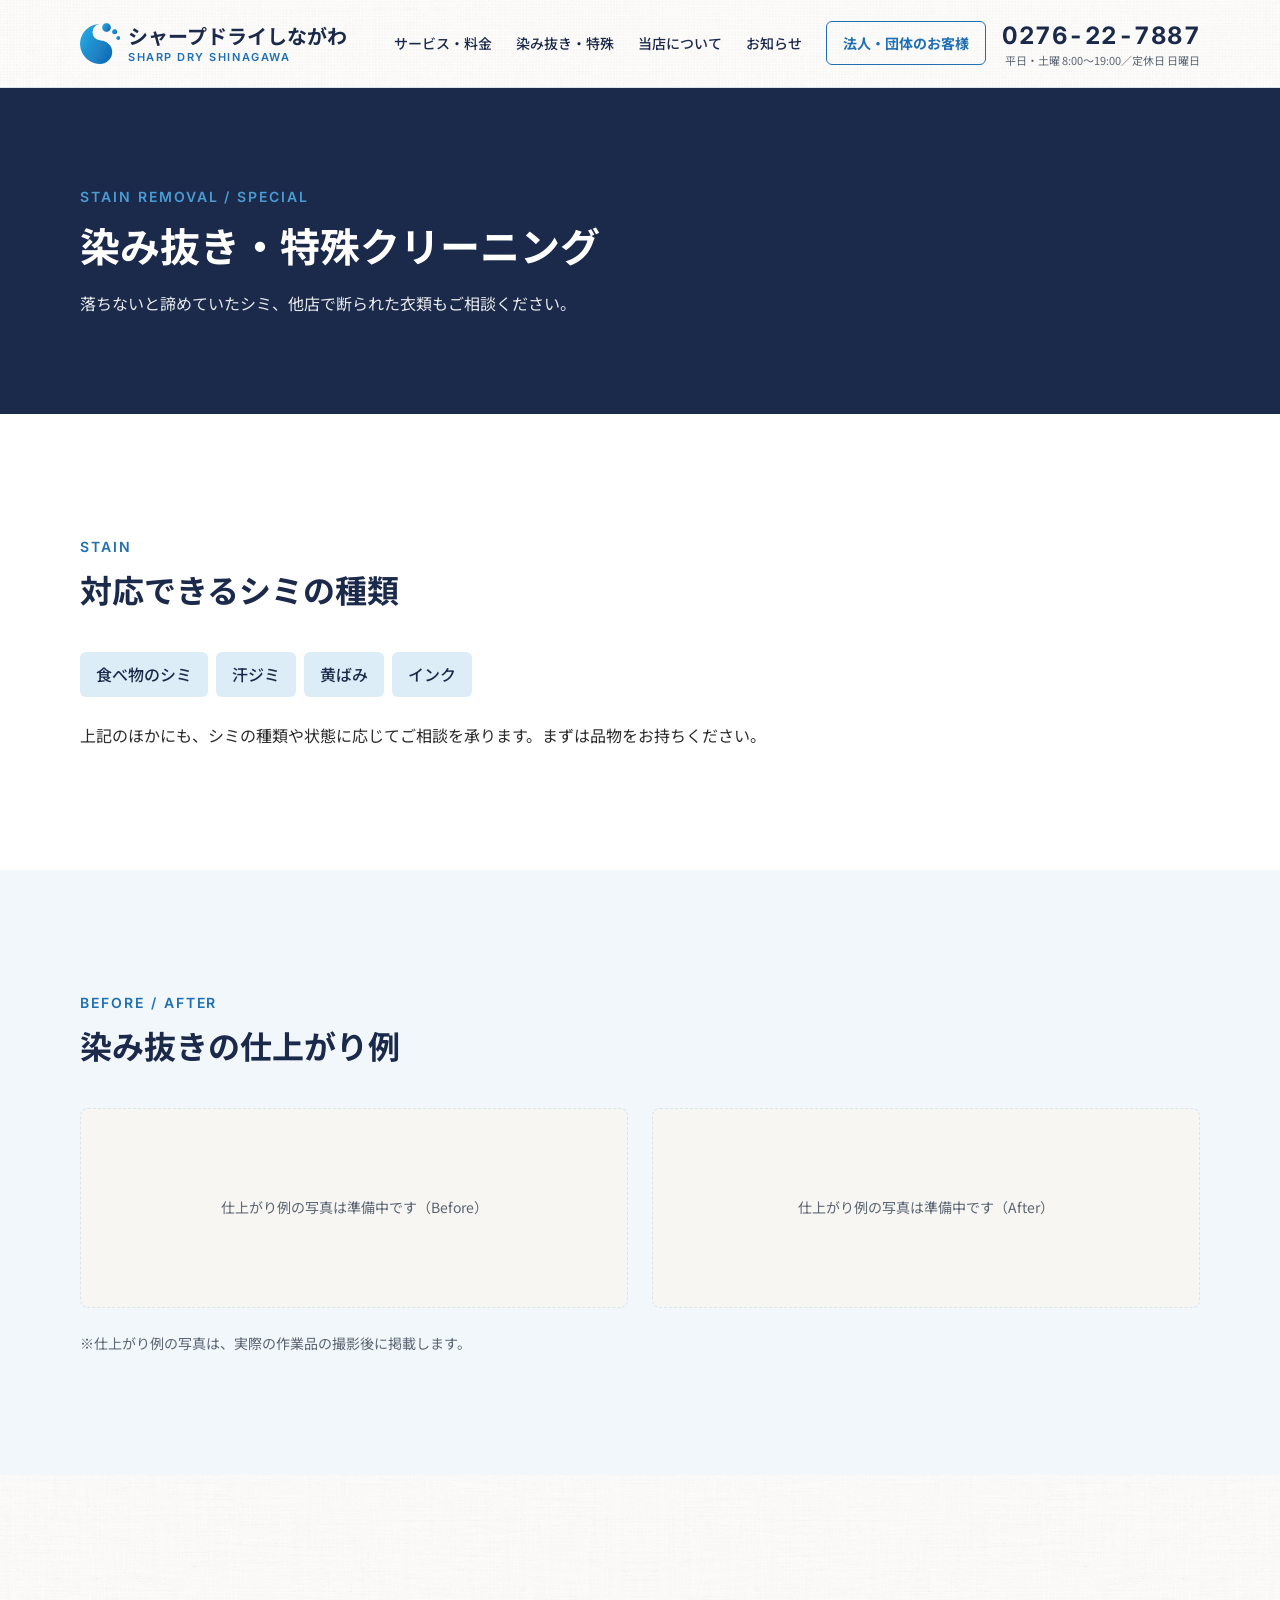
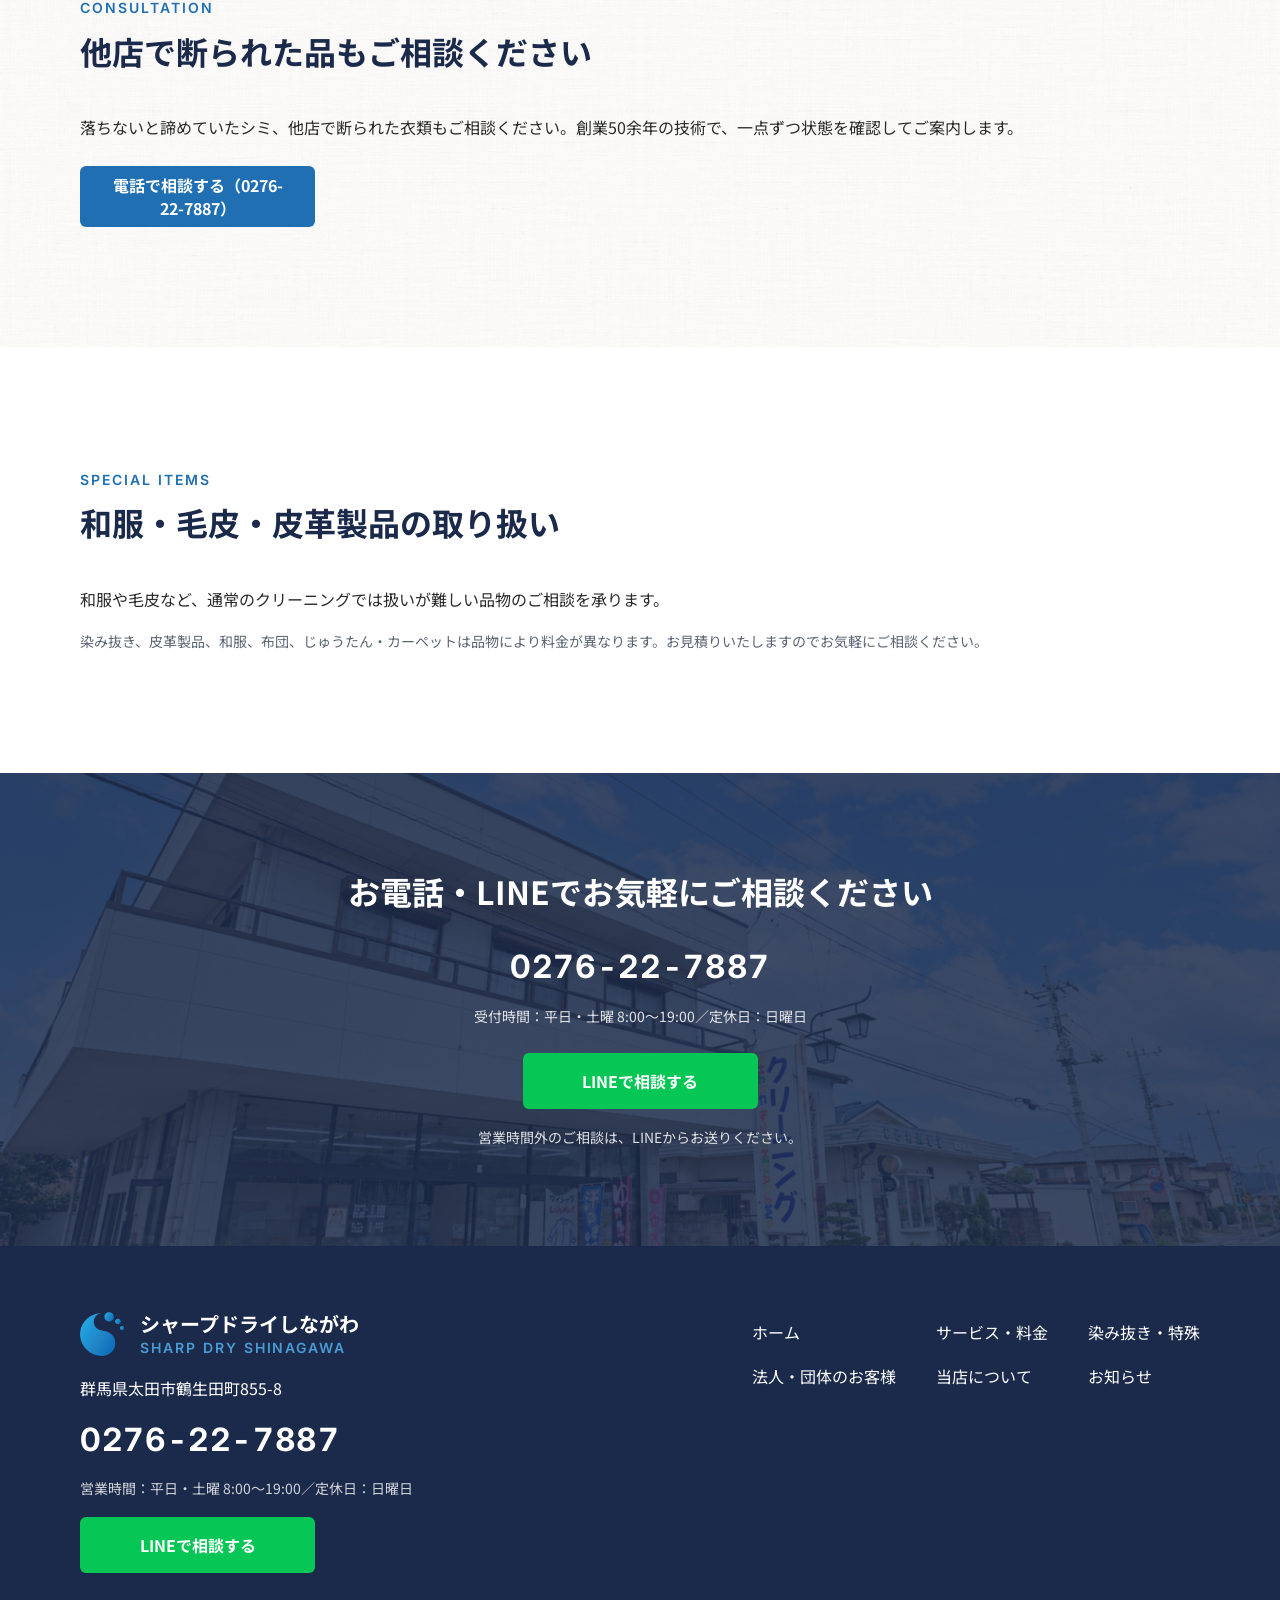
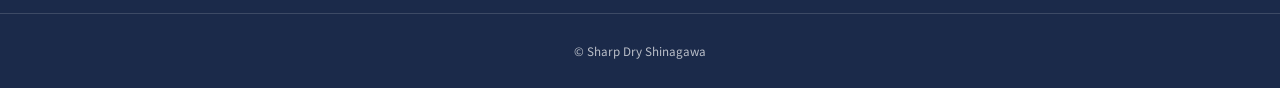
<file: special/index.html>
<!DOCTYPE html>
<html lang="ja">
<head>
  <meta charset="UTF-8">
  <meta name="viewport" content="width=device-width, initial-scale=1">
  <title>染み抜き・特殊クリーニング｜シャープドライしながわ</title>
  <meta name="description" content="落ちないと諦めていたシミ、他店で断られた衣類もご相談ください。和服・毛皮・皮革製品も承ります。群馬県太田市のクリーニング店。">
  <link rel="canonical" href="https://sharp-dry-shinagawa.com/special/">

  <!-- OGP -->
  <meta property="og:type" content="article">
  <meta property="og:site_name" content="シャープドライしながわ">
  <meta property="og:title" content="染み抜き・特殊クリーニング｜シャープドライしながわ">
  <meta property="og:description" content="落ちないと諦めていたシミ、他店で断られた衣類もご相談ください。和服・毛皮・皮革製品も承ります。群馬県太田市のクリーニング店。">
  <meta property="og:url" content="https://sharp-dry-shinagawa.com/special/">
  <meta property="og:image" content="https://sharp-dry-shinagawa.com/images/ogp.png">
  <meta property="og:image:width" content="1200">
  <meta property="og:image:height" content="630">
  <meta property="og:locale" content="ja_JP">
  <meta name="twitter:card" content="summary_large_image">

  <!-- ファビコン -->
  <link rel="icon" type="image/png" href="../images/symbol_mark.png">
  <link rel="apple-touch-icon" href="../images/symbol_mark.png">

  <!-- フォント -->
  <link rel="preconnect" href="https://fonts.googleapis.com">
  <link rel="preconnect" href="https://fonts.gstatic.com" crossorigin>
  <link href="https://fonts.googleapis.com/css2?family=Inter:wght@600;700&family=Noto+Sans+JP:wght@400;500;700&display=swap" rel="stylesheet">

  <link rel="stylesheet" href="../css/style.css">
  <script src="../js/main.js" defer></script>

  <!-- GA4 -->
  <!-- TODO: 要確認 — GA4測定ID（発行後に G-XXXXXXXXXX を差し替え） -->
  <script async src="https://www.googletagmanager.com/gtag/js?id=G-XXXXXXXXXX"></script>
  <script>
    window.dataLayer = window.dataLayer || [];
    function gtag(){dataLayer.push(arguments);}
    gtag('js', new Date());
    gtag('config', 'G-XXXXXXXXXX');
  </script>
</head>
<body>
  <a class="skip-link" href="#main">本文へスキップ</a>

  <!-- ヘッダー -->
  <header class="header js-header">
    <div class="header__inner l-container">
      <a class="header__logo" href="../">
        <img class="header__logo-mark" src="../images/symbol_mark.png" alt="" width="600" height="612">
        <span class="header__logo-text">
          <span class="header__logo-ja">シャープドライしながわ</span>
          <span class="header__logo-en">Sharp Dry Shinagawa</span>
        </span>
      </a>
      <div class="header__right">
        <nav class="gnav" id="global-nav" aria-label="グローバルナビゲーション">
          <ul class="gnav__list">
            <li><a class="gnav__link" href="../service/">サービス・料金</a></li>
            <li><a class="gnav__link" href="../special/" aria-current="page">染み抜き・特殊</a></li>
            <li><a class="gnav__link" href="../about/">当店について</a></li>
            <li><a class="gnav__link" href="../news/">お知らせ</a></li>
            <li><a class="gnav__link gnav__link--business" href="../business/">法人・団体のお客様</a></li>
          </ul>
          <div class="gnav__cta">
            <a class="btn btn--primary" href="tel:0276227887">電話をかける（0276-22-7887）</a>
            <a class="btn btn--line" href="https://line.me/ti/p/KvLonp_9hh" target="_blank" rel="noopener">LINEで相談する</a>
            <p class="gnav__cta-note">営業時間：平日・土曜 8:00〜19:00／定休日：日曜日</p>
          </div>
        </nav>
        <div class="header__tel u-pc-only">
          <a class="tel-link" href="tel:0276227887">0276-22-7887</a>
          <p class="header__tel-note">平日・土曜 8:00〜19:00／定休日 日曜日</p>
        </div>
        <a class="header__sp-tel u-sp-only" href="tel:0276227887" aria-label="電話をかける 0276-22-7887">
          <img src="../images/phone.svg" alt="" width="24" height="24">
        </a>
        <button class="menu-toggle js-menu-toggle u-sp-only" type="button" aria-controls="global-nav" aria-expanded="false">
          <span class="menu-toggle__bar"></span>
          <span class="menu-toggle__bar"></span>
          <span class="menu-toggle__bar"></span>
          <span class="visually-hidden">メニュー</span>
        </button>
      </div>
    </div>
  </header>

  <main id="main">

    <!-- ページヘッダー -->
    <div class="page-head">
      <div class="l-container">
        <p class="page-head__en">STAIN REMOVAL / SPECIAL</p>
        <h1 class="page-head__ja">染み抜き・特殊クリーニング</h1>
        <p class="page-head__lead">落ちないと諦めていたシミ、他店で断られた衣類もご相談ください。</p>
      </div>
    </div>

    <!-- 対応できるシミ -->
    <section class="section">
      <div class="l-container">
        <div class="section-head">
          <p class="section-head__en">STAIN</p>
          <h2 class="section-head__ja">対応できるシミの種類</h2>
        </div>
        <ul class="tag-list mb-3">
          <li>食べ物のシミ</li>
          <li>汗ジミ</li>
          <li>黄ばみ</li>
          <li>インク</li>
        </ul>
        <p>上記のほかにも、シミの種類や状態に応じてご相談を承ります。まずは品物をお持ちください。</p>
      </div>
    </section>

    <!-- ビフォーアフター -->
    <section class="section section--blue">
      <div class="l-container">
        <div class="section-head">
          <p class="section-head__en">BEFORE / AFTER</p>
          <h2 class="section-head__ja">染み抜きの仕上がり例</h2>
        </div>
        <!-- TODO: 実写素材待ち — 染み抜きビフォーアフター -->
        <div class="grid grid--2">
          <div class="placeholder-media">仕上がり例の写真は準備中です（Before）</div>
          <div class="placeholder-media">仕上がり例の写真は準備中です（After）</div>
        </div>
        <p class="note mt-3">※仕上がり例の写真は、実際の作業品の撮影後に掲載します。</p>
      </div>
    </section>

    <!-- 他店で断られた品も -->
    <section class="section section--soft section--texture section--tex-linen">
      <div class="l-container">
        <div class="section-head">
          <p class="section-head__en">CONSULTATION</p>
          <h2 class="section-head__ja">他店で断られた品もご相談ください</h2>
        </div>
        <p class="lead">落ちないと諦めていたシミ、他店で断られた衣類もご相談ください。創業50余年の技術で、一点ずつ状態を確認してご案内します。</p>
        <p><a class="btn btn--primary" href="tel:0276227887">電話で相談する（0276-22-7887）</a></p>
      </div>
    </section>

    <!-- 和服・毛皮・皮革 -->
    <section class="section">
      <div class="l-container">
        <div class="section-head">
          <p class="section-head__en">SPECIAL ITEMS</p>
          <h2 class="section-head__ja">和服・毛皮・皮革製品の取り扱い</h2>
        </div>
        <!-- TODO: 要確認 — 和服・毛皮・皮革の対応範囲の原稿（詳細な説明文） -->
        <p class="mb-2">和服や毛皮など、通常のクリーニングでは扱いが難しい品物のご相談を承ります。</p>
        <p class="note">染み抜き、皮革製品、和服、布団、じゅうたん・カーペットは品物により料金が異なります。お見積りいたしますのでお気軽にご相談ください。</p>
      </div>
    </section>

    <!-- CTA -->
    <section class="cta-block section--texture section--tex-shop">
      <div class="l-container">
        <h2 class="cta-block__title">お電話・LINEでお気軽にご相談ください</h2>
        <p class="cta-block__tel"><a class="tel-link tel-link--invert" href="tel:0276227887">0276-22-7887</a></p>
        <p class="cta-block__hours">受付時間：平日・土曜 8:00〜19:00／定休日：日曜日</p>
        <div class="cta-block__actions">
          <a class="btn btn--line" href="https://line.me/ti/p/KvLonp_9hh" target="_blank" rel="noopener">LINEで相談する</a>
        </div>
        <p class="cta-block__note">営業時間外のご相談は、LINEからお送りください。</p>
      </div>
    </section>

  </main>

  <!-- フッター -->
  <footer class="footer">
    <div class="l-container footer__inner">
      <div class="footer__info">
        <div class="footer__name">
          <img class="footer__name-mark" src="../images/symbol_mark.png" alt="" width="600" height="612">
          <span class="footer__name-text">シャープドライしながわ<span class="footer__name-en">Sharp Dry Shinagawa</span></span>
        </div>
        <p class="footer__address">群馬県太田市鶴生田町855-8</p>
        <p class="footer__tel"><a class="tel-link tel-link--invert" href="tel:0276227887">0276-22-7887</a></p>
        <p class="footer__hours">営業時間：平日・土曜 8:00〜19:00／定休日：日曜日</p>
        <p class="footer__line"><a class="btn btn--line" href="https://line.me/ti/p/KvLonp_9hh" target="_blank" rel="noopener">LINEで相談する</a></p>
      </div>
      <nav class="footer__nav" aria-label="フッターナビゲーション">
        <ul>
          <li><a href="../">ホーム</a></li>
          <li><a href="../service/">サービス・料金</a></li>
          <li><a href="../special/">染み抜き・特殊</a></li>
          <li><a href="../business/">法人・団体のお客様</a></li>
          <li><a href="../about/">当店について</a></li>
          <li><a href="../news/">お知らせ</a></li>
        </ul>
      </nav>
    </div>
    <p class="footer__copy"><small>© Sharp Dry Shinagawa</small></p>
  </footer>

  <!-- 追従CTA -->
  <div class="float-cta js-float-cta">
    <a class="float-cta__btn float-cta__btn--tel" href="tel:0276227887">電話する</a>
    <a class="float-cta__btn float-cta__btn--line" href="https://line.me/ti/p/KvLonp_9hh" target="_blank" rel="noopener">LINEで相談</a>
  </div>
</body>
</html>
</file>
<file: css/style.css>
@charset "UTF-8";
/* ==========================================================================
   シャープドライしながわ 共通スタイル
   方針: SP優先（min-width: 769px でPC上書き）/ BEM / カスタムプロパティ
   TODO: 要確認 — 画像は更新性優先でPNG直参照に変更（仕様書10章のWebP配信は公開前に再検討）
   目次:
     1. カスタムプロパティ
     2. リセット
     3. ベース（タイポグラフィ・フォーカス）
     4. レイアウト（コンテナ・セクション）
     5. 共通コンポーネント（見出し・ボタン・カード・テーブル・区切り）
     6. ヘッダー / グローバルナビ
     7. 追従CTA
     8. フッター
     9. ページ部品（FV・下層ヘッダー・CTAブロック ほか）
    10. ユーティリティ
   ========================================================================== */

/* 1. カスタムプロパティ
   ------------------------------------------------------------------------ */
:root {
  /* ベース */
  --color-bg:          #FFFFFF;
  --color-bg-soft:     #F7F6F3;
  --color-bg-blue:     #F2F7FB;

  /* ブランドカラー */
  --color-navy:        #1B2A4A;
  --color-blue:        #1F6FB2;
  --color-blue-light:  #4A9BD4;
  --color-cyan-soft:   #DCEDF7;

  /* テキスト */
  --color-text:        #2A2A2A;
  --color-text-sub:    #5A6472;
  --color-text-invert: #FFFFFF;

  /* 罫線・その他 */
  --color-border:      #DDE3EA;
  --color-tel:         #1B2A4A;
  --color-line:        #06C755;

  /* フォント */
  --font-ja: "Noto Sans JP", "Hiragino Sans", "Yu Gothic", sans-serif;
  --font-en: "Inter", "Noto Sans JP", sans-serif;

  /* レイアウト */
  --max-width: 1120px;
  --gutter: 20px;                 /* SP: --gutter-sp */

  /* スペーシングスケール（この値以外を使わない） */
  --space-1:  8px;
  --space-2:  16px;
  --space-3:  24px;
  --space-4:  40px;
  --space-5:  64px;
  --space-6:  96px;
  --space-7:  120px;

  /* フォントサイズ（SP基準） */
  --fs-h1:   28px;
  --fs-h2:   24px;
  --fs-h3:   20px;
  --fs-h4:   18px;
  --fs-body: 16px;
  --fs-note: 14px;
  --fs-tel:  28px;
  --fs-price: 16px;

  /* 構造 */
  --header-h: 64px;
  --radius-btn: 6px;
  --radius-card: 8px;
}

@media (min-width: 769px) {
  :root {
    --gutter: 40px;               /* PC: --gutter-pc */
    --fs-h1:   40px;
    --fs-h2:   32px;
    --fs-h3:   24px;
    --fs-h4:   20px;
    --fs-tel:  32px;
    --fs-price: 18px;
    --header-h: 88px;
  }
}

/* 2. リセット
   ------------------------------------------------------------------------ */
*,
*::before,
*::after {
  box-sizing: border-box;
  margin: 0;
  padding: 0;
}

html {
  scroll-behavior: smooth;
  scroll-padding-top: calc(var(--header-h) + var(--space-2));
}

body {
  font-family: var(--font-ja);
  font-size: var(--fs-body);
  line-height: 1.8;
  color: var(--color-text);
  background: var(--color-bg);
  -webkit-text-size-adjust: 100%;
}

img {
  max-width: 100%;
  height: auto;
  vertical-align: middle;
}

ul,
ol {
  list-style: none;
}

table {
  border-collapse: collapse;
  width: 100%;
}

a {
  color: var(--color-blue);
  text-decoration: none;
}

a:hover {
  text-decoration: underline;
}

button {
  font: inherit;
  color: inherit;
  background: none;
  border: none;
  cursor: pointer;
}

@media (prefers-reduced-motion: reduce) {
  html {
    scroll-behavior: auto;
  }
  *,
  *::before,
  *::after {
    transition-duration: 0.01ms !important;
    animation-duration: 0.01ms !important;
  }
}

/* 3. ベース
   ------------------------------------------------------------------------ */
h1 { font-size: var(--fs-h1); line-height: 1.4; font-weight: 700; }
h2 { font-size: var(--fs-h2); line-height: 1.4; font-weight: 700; }
h3 { font-size: var(--fs-h3); line-height: 1.5; font-weight: 700; }
h4 { font-size: var(--fs-h4); line-height: 1.6; font-weight: 700; }

:focus-visible {
  outline: 3px solid var(--color-blue-light);
  outline-offset: 2px;
  border-radius: 2px;
}

.skip-link {
  position: absolute;
  top: -100px;
  left: var(--space-2);
  z-index: 200;
  padding: var(--space-1) var(--space-2);
  background: var(--color-navy);
  color: var(--color-text-invert);
  border-radius: var(--radius-btn);
}

.skip-link:focus-visible {
  top: var(--space-1);
}

/* 4. レイアウト
   ------------------------------------------------------------------------ */
.l-container {
  max-width: calc(var(--max-width) + var(--gutter) * 2);
  margin-inline: auto;
  padding-inline: var(--gutter);
}

.section {
  padding-block: var(--space-5);  /* SP */
  background: var(--color-bg);
}

@media (min-width: 769px) {
  .section {
    padding-block: var(--space-7);  /* PC */
  }
}


.section--blue { background: var(--color-bg-blue); }

.section--navy {
  background: var(--color-navy);
  color: var(--color-text-invert);
}

.section--navy a:not([class]) {
  color: var(--color-blue-light);
}

/* テクスチャ背景（opacity 0.4以下で使用） */
.section--texture {
  position: relative;
}

.section--texture::before {
  content: "";
  position: absolute;
  inset: 0;
  background-size: cover;
  background-position: center;
  opacity: 0.3;
  pointer-events: none;
}

.section--texture > * {
  position: relative;
}

.section--tex-linen::before {
  background-image: url(../images/texture-01-linen.png);
}

.section--tex-cotton::before {
  background-image: url(../images/texture-02-cotton.png);
}

.section--tex-paper::before {
  background-image: url(../images/texture-03-paper.png);
}

/* 店舗写真の薄敷き（写真はテクスチャより主張が強いため低めのopacity） */
.section--tex-shop::before {
  background-image: url(../images/shop.png);
  opacity: 0.16;
}

/* 5. 共通コンポーネント
   ------------------------------------------------------------------------ */

/* セクション見出し（全セクション共通の型） */
.section-head {
  margin-bottom: var(--space-4);
}

.section-head--center {
  text-align: center;
}

.section-head__en {
  font-family: var(--font-en);
  font-size: var(--fs-note);
  font-weight: 600;
  letter-spacing: 0.14em;
  text-transform: uppercase;
  color: var(--color-blue);
  margin-bottom: var(--space-1);
}

.section-head__ja {
  color: var(--color-navy);
}

.section--navy .section-head__en {
  color: var(--color-blue-light);
}

.section--navy .section-head__ja {
  color: var(--color-text-invert);
}

/* ボタン */
.btn {
  display: inline-flex;
  align-items: center;
  justify-content: center;
  gap: var(--space-1);
  min-height: 52px;               /* SP */
  padding: var(--space-1) 32px;
  border-radius: var(--radius-btn);
  font-size: var(--fs-body);
  font-weight: 700;
  line-height: 1.4;
  text-align: center;
   width: 235px;
  text-decoration: none;
  transition: filter 0.2s ease;
}

@media (min-width: 769px) {
  .btn {
    min-height: 56px;
  }
}

.btn:hover {
  filter: brightness(0.9);        /* 明度を10%下げる */
  text-decoration: none;
}

.btn--primary {
  background: var(--color-blue);
  color: var(--color-text-invert);
}

.btn--secondary {
  background: var(--color-bg);
  border: 1px solid var(--color-navy);
  color: var(--color-navy);
}

.btn--line {
  background: var(--color-line);
  color: var(--color-text-invert);
}

.btn--wide {
  width: 100%;
  max-width: 400px;
}

/* 電話番号（テキスト必須・画像化禁止） */
.tel-link {
  display: inline-block;
  font-family: var(--font-en);
  font-size: var(--fs-tel);
  font-weight: 700;
  font-variant-numeric: tabular-nums;
  letter-spacing: 0.02em;
  color: var(--color-tel);
  text-decoration: none;
  white-space: nowrap;
}

.tel-link:hover {
  text-decoration: none;
  color: var(--color-blue);
}

.tel-link--invert,
.tel-link--invert:hover {
  color: var(--color-text-invert);
}

/* カード */
.card {
  background: var(--color-bg);
  border: 1px solid var(--color-border);
  border-radius: var(--radius-card);
  padding: var(--space-3);
  box-shadow: none;
  transition: box-shadow 0.2s ease;
}

.card:hover {
  box-shadow: 0 4px 16px rgba(27, 42, 74, 0.08);
}

.card__title {
  color: var(--color-navy);
  margin-bottom: var(--space-1);
}

.card__en {
  font-family: var(--font-en);
  font-size: var(--fs-note);
  font-weight: 600;
  letter-spacing: 0.1em;
  text-transform: uppercase;
  color: var(--color-blue);
  margin-bottom: var(--space-1);
}

.card__text {
  margin-bottom: var(--space-2);
}

.card__text:last-child {
  margin-bottom: 0;
}

.card__link {
  font-weight: 700;
}

.card__link::after {
  content: " →";
}

/* グリッド */
.grid {
  display: grid;
  gap: var(--space-3);
}

@media (min-width: 769px) {
  .grid--2 { grid-template-columns: repeat(2, 1fr); }
  .grid--3 { grid-template-columns: repeat(3, 1fr); }
  .grid--4 { grid-template-columns: repeat(4, 1fr); }
}

/* 料金テーブル */
.price-block {
  margin-bottom: var(--space-4);
}

.price-block__title {
  color: var(--color-navy);
  padding-left: var(--space-2);
  border-left: 4px solid var(--color-blue);
  margin-bottom: var(--space-2);
}

.price-table th,
.price-table td {
  padding: var(--space-2);
  border: 1px solid var(--color-border);
  text-align: left;
}

.price-table thead th {
  background: var(--color-navy);
  color: var(--color-text-invert);
  border-color: var(--color-navy);
}

.price-table tbody tr:nth-child(even) {
  background: var(--color-bg-blue);
}

.price-table__price {
  text-align: right;
  font-family: var(--font-en);
  font-size: var(--fs-price);
  font-weight: 700;
  font-variant-numeric: tabular-nums;
  white-space: nowrap;
  width: 9em;
}

@media (max-width: 768px) {
  /* SP: 横スクロールさせず2列を維持 */
  .price-table__price {
    width: 7.5em;
  }
}

.price-notes {
  font-size: var(--fs-note);
  line-height: 1.7;
  color: var(--color-text-sub);
}

.price-notes li {
  padding-left: 1em;
  text-indent: -1em;
}

/* 情報テーブル（店舗情報） */
.info-table th,
.info-table td {
  padding: var(--space-2);
  border-bottom: 1px solid var(--color-border);
  text-align: left;
  vertical-align: top;
}

.info-table th {
  width: 7em;
  color: var(--color-navy);
  white-space: nowrap;
}

/* 斜めの区切り（1ページ内で2種類まで／本サイトはこの1種のみ使用） */
.divider-slant {
  height: 64px;
  background: linear-gradient(90deg, var(--color-blue), var(--color-blue-light));
  clip-path: polygon(0 35%, 100% 0, 100% 65%, 0 100%);
}

/* タグリスト（染みの種類など） */
.tag-list {
  display: flex;
  flex-wrap: wrap;
  gap: var(--space-1);
}

.tag-list li {
  background: var(--color-cyan-soft);
  color: var(--color-navy);
  border-radius: var(--radius-btn);
  padding: var(--space-1) var(--space-2);
  font-weight: 500;
}

/* 店舗外観写真（SPは全幅、PCは半幅まで） */
@media (min-width: 769px) {
  .shop-photo {
    max-width: 50%;
  }
}

/* 実写素材待ちのプレースホルダ */
.placeholder-media {
  display: grid;
  place-items: center;
  min-height: 200px;
  border: 1px dashed var(--color-border);
  border-radius: var(--radius-card);
  background: var(--color-bg-soft);
  color: var(--color-text-sub);
  font-size: var(--fs-note);
}

/* 流れ（ステップ） */
.flow {
  counter-reset: flow;
  display: grid;
  gap: var(--space-2);
}

@media (min-width: 769px) {
  .flow--4 {
    grid-template-columns: repeat(4, 1fr);
  }
}

.flow__step {
  counter-increment: flow;
  background: var(--color-bg);
  border: 1px solid var(--color-border);
  border-radius: var(--radius-card);
  padding: var(--space-3);
}

.flow__step::before {
  content: "0" counter(flow);
  display: block;
  font-family: var(--font-en);
  font-size: var(--fs-h3);
  font-weight: 700;
  color: var(--color-blue);
  line-height: 1.4;
  margin-bottom: var(--space-1);
}

.flow__title {
  color: var(--color-navy);
  margin-bottom: var(--space-1);
}

/* お知らせリスト */
.news-list__item {
  border-bottom: 1px solid var(--color-border);
}

.news-list__item:first-child {
  border-top: 1px solid var(--color-border);
}

.news-list__link,
.news-list__row {
  display: flex;
  flex-wrap: wrap;
  gap: var(--space-1) var(--space-3);
  align-items: baseline;
  padding: var(--space-2);
  color: var(--color-text);
}

.news-list__date {
  font-family: var(--font-en);
  font-variant-numeric: tabular-nums;
  font-size: var(--fs-note);
  color: var(--color-text-sub);
  white-space: nowrap;
}

.news-list__label {
  font-size: var(--fs-note);
  font-weight: 700;
  color: var(--color-blue);
  border: 1px solid currentColor;
  border-radius: var(--radius-btn);
  padding: 0 var(--space-1);
  white-space: nowrap;
}

/* 地図 */
.map {
  border: 1px solid var(--color-border);
  border-radius: var(--radius-card);
  overflow: hidden;
}

.map iframe {
  display: block;
  width: 100%;
  height: 320px;
  border: 0;
}

@media (min-width: 769px) {
  .map iframe {
    height: 400px;
  }
}

/* 6. ヘッダー
   ------------------------------------------------------------------------ */
.header {
  position: sticky;
  top: 0;
  z-index: 100;
  height: var(--header-h);
  /* header-bg + 白オーバーレイ60%（そのまま敷かない） */
  background-image:
    linear-gradient(rgba(255, 255, 255, 0.6), rgba(255, 255, 255, 0.6)),
    url(../images/header-bg.png);
  background-size: cover;
  background-position: center;
  border-bottom: 1px solid var(--color-border);
  transition: height 0.2s ease;
}

/* スクロール時に縮小 */
.header.is-shrink {
  height: 56px;
}

@media (min-width: 769px) {
  .header.is-shrink {
    height: 68px;
  }
}

.header__inner {
  display: flex;
  align-items: center;
  justify-content: space-between;
  gap: var(--space-2);
  height: 100%;
}

.header__logo {
  display: flex;
  align-items: center;
  gap: var(--space-1);
  min-height: 44px;
  color: var(--color-navy);
  text-decoration: none;
  line-height: 1.4;
}

.header__logo:hover {
  text-decoration: none;
}

.header__logo-mark {
  width: 40px;
  height: auto;
  flex-shrink: 0;
}

.header__logo-text {
  display: flex;
  flex-direction: column;
  justify-content: center;
}

.header__logo-ja {
  font-size: var(--fs-h4);
  font-weight: 700;
  white-space: nowrap;
}

.header__logo-en {
  font-family: var(--font-en);
  font-size: 11px;
  font-weight: 600;
  letter-spacing: 0.14em;
  text-transform: uppercase;
  color: var(--color-blue);
  white-space: nowrap;
}

.header__right {
  display: flex;
  align-items: center;
  gap: var(--space-2);
}

/* PC: 電話番号 */
.header__tel {
  text-align: right;
  line-height: 1.4;
}

.header__tel .tel-link {
  font-size: 24px;
}

.header__tel-note {
  font-size: 11px;
  color: var(--color-text-sub);
}

/* SP: ヘッダー内 電話ボタン（メニュー開時も常時表示）
   アイコンのみ。代替テキストは a の aria-label が担う */
.header__sp-tel {
  display: inline-flex;
  align-items: center;
  justify-content: center;
  width: 44px;
  height: 44px;
  flex-shrink: 0;
  border-radius: var(--radius-btn);
  background: var(--color-blue);
  color: var(--color-text-invert);
  text-decoration: none;
}

.header__sp-tel img {
  width: 24px;
  height: 24px;
}

.header__sp-tel:hover {
  text-decoration: none;
  filter: brightness(0.9);
}

/* ハンバーガー
   display は .u-sp-only 側が持つ（PCで none、SPで inline-flex）。
   ここで display を指定すると PC でも表示されてしまうので指定しない */
.menu-toggle {
  position: relative;
  flex-direction: column;
  align-items: center;
  justify-content: center;
  gap: 5px;
  width: 44px;
  height: 44px;
  flex-shrink: 0;
  border-radius: var(--radius-btn);
}

.menu-toggle__bar {
  display: block;
  width: 22px;
  height: 2px;
  background: var(--color-navy);
  transition: transform 0.2s ease, opacity 0.2s ease;
}

.menu-toggle[aria-expanded="true"] .menu-toggle__bar:nth-child(1) {
  transform: translateY(7px) rotate(45deg);
}

.menu-toggle[aria-expanded="true"] .menu-toggle__bar:nth-child(2) {
  opacity: 0;
}

.menu-toggle[aria-expanded="true"] .menu-toggle__bar:nth-child(3) {
  transform: translateY(-7px) rotate(-45deg);
}

@media (max-width: 768px) {
  /* SP: ロゴを1行に保つ。画面幅に応じて縮め、狭い端末でも折り返さない */
  .header__inner {
    gap: var(--space-1);
  }

  .header__right {
    gap: var(--space-1);
  }

  .header__logo {
    min-width: 0;
  }

  .header__logo-mark {
    width: 30px;
  }

  .header__logo-ja {
    font-size: clamp(13px, 3.9vw, 16px);
  }

  .header__logo-en {
    font-size: clamp(8px, 2.4vw, 11px);
    letter-spacing: 0.1em;
  }
}

/* グローバルナビ */
.gnav__list {
  display: flex;
  align-items: center;
  gap: var(--space-3);
}

.gnav__link {
  display: inline-flex;
  align-items: center;
  min-height: 44px;
  font-size: var(--fs-note);
  color: var(--color-navy);
  font-weight: 500;
  text-decoration: none;
  white-space: nowrap;
}

.gnav__link:hover {
  color: var(--color-blue);
  text-decoration: none;
}

/* 「法人・団体のお客様」はブルーの枠線で差別化 */
.gnav__link--business {
  border: 1px solid var(--color-blue);
  border-radius: var(--radius-btn);
  padding: 0 var(--space-2);
  color: var(--color-blue);
  font-weight: 700;
}

.gnav__cta {
  display: none;
}

@media (max-width: 768px) {
  /* SP: ドロワー */
  .gnav {
    position: fixed;
    top: var(--header-h);
    right: 0;
    bottom: 0;
    left: 0;
    z-index: 90;
    background: var(--color-bg);
    padding: var(--space-3) var(--gutter) var(--space-5);
    overflow-y: auto;
    transform: translateX(100%);
    visibility: hidden;
    transition: transform 0.2s ease, visibility 0.2s ease;
  }

  .header.is-shrink .gnav {
    top: 56px;
  }

  .gnav.is-open {
    transform: translateX(0);
    visibility: visible;
  }

  .gnav__list {
    flex-direction: column;
    align-items: stretch;
    gap: 0;
    margin-bottom: var(--space-3);
  }

  .gnav__list > li {
    border-bottom: 1px solid var(--color-border);
  }

  .gnav__link {
    display: flex;
    width: 100%;
    min-height: 52px;
    padding: var(--space-1) var(--space-1);
    font-size: var(--fs-body);
  }

  .gnav__link--business {
    margin-block: var(--space-2);
    justify-content: center;
  }

  /* ドロワー内CTA（メニュー開時も電話CTAを表示） */
  .gnav__cta {
    display: grid;
    gap: var(--space-2);
  }

  .gnav__cta-note {
    font-size: var(--fs-note);
    color: var(--color-text-sub);
    text-align: center;
  }
}

/* 7. 追従CTA（スクロール200px以降で表示）
   ------------------------------------------------------------------------ */
.float-cta {
  position: fixed;
  z-index: 80;
  opacity: 0;
  visibility: hidden;
  transition: opacity 0.2s ease, visibility 0.2s ease;
}

.float-cta.is-visible {
  opacity: 1;
  visibility: visible;
}

.float-cta__btn {
  display: inline-flex;
  align-items: center;
  justify-content: center;
  font-weight: 700;
  color: var(--color-text-invert);
  text-decoration: none;
  transition: filter 0.2s ease;
}

.float-cta__btn:hover {
  filter: brightness(0.9);
  text-decoration: none;
}

.float-cta__btn--tel { background: var(--color-blue); }
.float-cta__btn--line { background: var(--color-line); }

@media (max-width: 768px) {
  /* SP: 画面下部固定・電話/LINEを50%ずつ */
  .float-cta {
    right: 0;
    bottom: 0;
    left: 0;
    display: flex;
  }

  .float-cta__btn {
    width: 50%;
    min-height: 52px;
    padding-bottom: env(safe-area-inset-bottom);
  }

  body {
    padding-bottom: calc(52px + env(safe-area-inset-bottom));
  }
}

@media (min-width: 769px) {
  /* PC: 右下に縦積み */
  .float-cta {
    right: var(--space-3);
    bottom: var(--space-3);
    display: grid;
    gap: var(--space-1);
    width: 220px;
  }

  .float-cta__btn {
    min-height: 56px;
    border-radius: var(--radius-btn);
    box-shadow: 0 4px 16px rgba(27, 42, 74, 0.16);
  }
}

/* 8. フッター
   ------------------------------------------------------------------------ */
.footer {
  background: var(--color-navy);
  color: var(--color-text-invert);
  padding-block: var(--space-5) var(--space-3);
}

.footer__inner {
  display: grid;
  gap: var(--space-4);
  margin-bottom: var(--space-4);
}

@media (min-width: 769px) {
  .footer__inner {
    grid-template-columns: 1fr auto;
    align-items: start;
  }
}

.footer__name {
  display: flex;
  align-items: center;
  gap: var(--space-2);
  margin-bottom: var(--space-2);
}

.footer__name-mark {
  width: 44px;
  height: auto;
  flex-shrink: 0;
}

.footer__name-text {
  font-size: var(--fs-h4);
  font-weight: 700;
  line-height: 1.4;
}

.footer__name-en {
  display: block;
  font-family: var(--font-en);
  font-size: var(--fs-note);
  font-weight: 600;
  letter-spacing: 0.14em;
  text-transform: uppercase;
  color: var(--color-blue-light);
}

.footer__address {
  margin-bottom: var(--space-1);
}

.footer__tel {
  margin-bottom: var(--space-1);
}

.footer__hours {
  font-size: var(--fs-note);
  color: rgba(255, 255, 255, 0.8);
}

.footer__nav ul {
  display: grid;
  gap: 0;
}

.footer__nav a {
  display: inline-flex;
  align-items: center;
  min-height: 44px;
  color: var(--color-text-invert);
  text-decoration: none;
}

.footer__nav a:hover {
  color: var(--color-blue-light);
  text-decoration: none;
}

@media (min-width: 769px) {
  .footer__nav ul {
    grid-template-columns: repeat(3, auto);
    gap: 0 var(--space-4);
  }
}

.footer__line {
  margin-top: var(--space-2);
}

.footer__copy {
  text-align: center;
  font-size: var(--fs-note);
  color: rgba(255, 255, 255, 0.7);
  border-top: 1px solid rgba(255, 255, 255, 0.15);
  padding-top: var(--space-3);
}

/* 9. ページ部品
   ------------------------------------------------------------------------ */

/* TOP FV（fv-a-folded-shirt / 右2/3の余白にコピー・電話番号を配置） */
.fv {
  position: relative;
  display: flex;
  align-items: center;
  min-height: 480px;
  background-color: var(--color-bg-soft);
  background-image: url(../images/fv-a-folded-shirt.png);
  background-size: cover;
  background-position: left center;
  padding-block: var(--space-5);
}

/* 背景動画。重なり順は 動画(0) → オーバーレイ(1) → コピー(2) の順に固定する */
.fv__video {
  position: absolute;
  inset: 0;
  z-index: 0;
  width: 100%;
  height: 100%;
  object-fit: cover;
  object-position: left center;
  pointer-events: none;
}

@media (min-width: 769px) {
  .fv__video {
    object-position: center;
    width: 70%;
    height: 100%;
    /* 右へ向かって透過させ、背景色との境目を消す */
    -webkit-mask-image: linear-gradient(
      90deg,
      #000 0%,
      #000 50%,
      rgba(0, 0, 0, 0.85) 65%,
      rgba(0, 0, 0, 0.45) 82%,
      transparent 100%
    );
    mask-image: linear-gradient(
      90deg,
      #000 0%,
      #000 50%,
      rgba(0, 0, 0, 0.85) 65%,
      rgba(0, 0, 0, 0.45) 82%,
      transparent 100%
    );
  }
}

/* 動きを抑える設定のときは動画を出さず、CSSの背景画像を見せる */
@media (prefers-reduced-motion: reduce) {
  .fv__video {
    display: none;
  }
}

.fv::before {
  content: "";
  position: absolute;
  inset: 0;
  z-index: 1;
  background: rgba(247, 246, 243, 0.4);
}

@media (min-width: 769px) {
  .fv {
    min-height: 640px;
    background-position: center;
  }

  .fv::before {
    background: linear-gradient(
      90deg,
      rgba(247, 246, 243, 0) 28%,
      rgba(247, 246, 243, 0.6) 42%,
      rgba(247, 246, 243, 0.92) 58%
    );
  }
}

.fv__inner {
  position: relative;
  z-index: 2;
  width: 100%;
}

@media (min-width: 769px) {
  .fv__copy {
    margin-left: 38%;
  }
}

.fv__area {
  display: inline-block;
  background: var(--color-navy);
  color: var(--color-text-invert);
  font-size: var(--fs-note);
  font-weight: 700;
  letter-spacing: 0.06em;
  padding: var(--space-1) var(--space-2);
  border-radius: var(--radius-btn);
  margin-bottom: var(--space-3);
}

.fv__catch {
  color: var(--color-navy);
  margin-bottom: var(--space-2);
}

.fv__sub {
  margin-bottom: var(--space-3);
}

.fv__shop {
  display: flex;
  align-items: center;
  gap: var(--space-2);
  margin-bottom: var(--space-3);
}

.fv__shop-mark {
  width: 48px;
  height: auto;
  flex-shrink: 0;
}

.fv__shop-name {
  font-weight: 700;
  color: var(--color-navy);
  line-height: 1.4;
}

.fv__shop-en {
  display: block;
  font-family: var(--font-en);
  font-size: var(--fs-note);
  font-weight: 600;
  letter-spacing: 0.14em;
  text-transform: uppercase;
  color: var(--color-blue);
}

.fv__tel {
  margin-bottom: var(--space-1);
}

.fv__hours {
  font-size: var(--fs-note);
  color: var(--color-text-sub);
  margin-bottom: var(--space-3);
}

.fv__actions {
  display: flex;
  flex-wrap: wrap;
  gap: var(--space-2);
}

/* 下層ページヘッダー */
.page-head {
  background: var(--color-navy);
  color: var(--color-text-invert);
  padding-block: var(--space-5);
}

@media (min-width: 769px) {
  .page-head {
    padding-block: var(--space-6);
  }
}

.page-head__en {
  font-family: var(--font-en);
  font-size: var(--fs-note);
  font-weight: 600;
  letter-spacing: 0.14em;
  text-transform: uppercase;
  color: var(--color-blue-light);
  margin-bottom: var(--space-1);
}

.page-head__ja {
  color: var(--color-text-invert);
}

.page-head__lead {
  margin-top: var(--space-2);
  color: rgba(255, 255, 255, 0.9);
}

/* 法人ページKV（business-kv / 右1/3の余白にコピー配置） */
.page-head--kv {
  position: relative;
  background-color: var(--color-navy);
  background-image: url(../images/business-kv.png);
  background-size: cover;
  background-position: left center;
}

.page-head--kv::before {
  content: "";
  position: absolute;
  inset: 0;
  background: rgba(27, 42, 74, 0.72);
}

@media (min-width: 769px) {
  .page-head--kv {
    padding-block: var(--space-7);
    background-position: center;
  }

  .page-head--kv::before {
    background: linear-gradient(
      90deg,
      rgba(27, 42, 74, 0.15) 40%,
      rgba(27, 42, 74, 0.72) 62%,
      rgba(27, 42, 74, 0.92) 75%
    );
  }
}

.page-head--kv .l-container {
  position: relative;
}

@media (min-width: 769px) {
  .page-head--kv .page-head__copy {
    margin-left: 66%;
  }
}

/* CTAブロック（各ページ末尾共通） */
.cta-block {
  background: var(--color-navy);
  color: var(--color-text-invert);
  text-align: center;
  padding-block: var(--space-5);
}

@media (min-width: 769px) {
  .cta-block {
    padding-block: var(--space-6);
  }
}

.cta-block__title {
  color: var(--color-text-invert);
  margin-bottom: var(--space-3);
}

.cta-block__tel {
  margin-bottom: var(--space-1);
}

.cta-block__hours {
  font-size: var(--fs-note);
  color: rgba(255, 255, 255, 0.85);
  margin-bottom: var(--space-3);
}

.cta-block__actions {
  display: flex;
  flex-wrap: wrap;
  justify-content: center;
  gap: var(--space-2);
  margin-bottom: var(--space-2);
}

.cta-block__note {
  font-size: var(--fs-note);
  color: rgba(255, 255, 255, 0.85);
}

/* メディア＋テキスト（画像つきセクション） */
.media-text {
  display: grid;
  gap: var(--space-3);
  align-items: center;
}

@media (min-width: 769px) {
  .media-text {
    grid-template-columns: 2fr 3fr;
    gap: var(--space-4);
  }

  .media-text--reverse .media-text__media {
    order: 2;
  }
}

.media-text__media img {
  width: 100%;
  border-radius: var(--radius-card);
}

/* 店主あいさつ */
.owner {
  display: grid;
  gap: var(--space-3);
  align-items: center;
  justify-items: center;
  text-align: center;
}

@media (min-width: 769px) {
  .owner {
    grid-template-columns: auto 1fr;
    text-align: left;
    justify-items: start;
    gap: var(--space-4);
  }
}

.owner__media img {
  width: 180px;
  height: 180px;
  border-radius: 50%;
  border: 1px solid var(--color-border);
  background: var(--color-bg-soft);
  object-fit: cover;
}

@media (min-width: 769px) {
  .owner__media img {
    width: 220px;
    height: 220px;
  }
}

/* 汎用 */
.lead {
  margin-bottom: var(--space-3);
}

.text-center {
  text-align: center;
}

.mt-2 { margin-top: var(--space-2); }
.mt-3 { margin-top: var(--space-3); }
.mt-4 { margin-top: var(--space-4); }
.mb-2 { margin-bottom: var(--space-2); }
.mb-3 { margin-bottom: var(--space-3); }
.mb-4 { margin-bottom: var(--space-4); }

.note {
  font-size: var(--fs-note);
  line-height: 1.7;
  color: var(--color-text-sub);
}

.section--navy .note,
.cta-block .note {
  color: rgba(255, 255, 255, 0.85);
}

/* 10. ユーティリティ
   ------------------------------------------------------------------------ */
.u-sp-only {
  display: none;
}

@media (max-width: 768px) {
  .u-sp-only {
    display: block;
  }

  /* button を含めないと .u-sp-only の display: block に負け、
     ハンバーガーの flex レイアウトが外れて3本線が密着する */
  a.u-sp-only,
  span.u-sp-only,
  button.u-sp-only {
    display: inline-flex;
  }

  .u-pc-only {
    display: none !important;
  }
}

.visually-hidden {
  position: absolute;
  width: 1px;
  height: 1px;
  margin: -1px;
  padding: 0;
  overflow: hidden;
  clip: rect(0 0 0 0);
  white-space: nowrap;
  border: 0;
}
</file>
